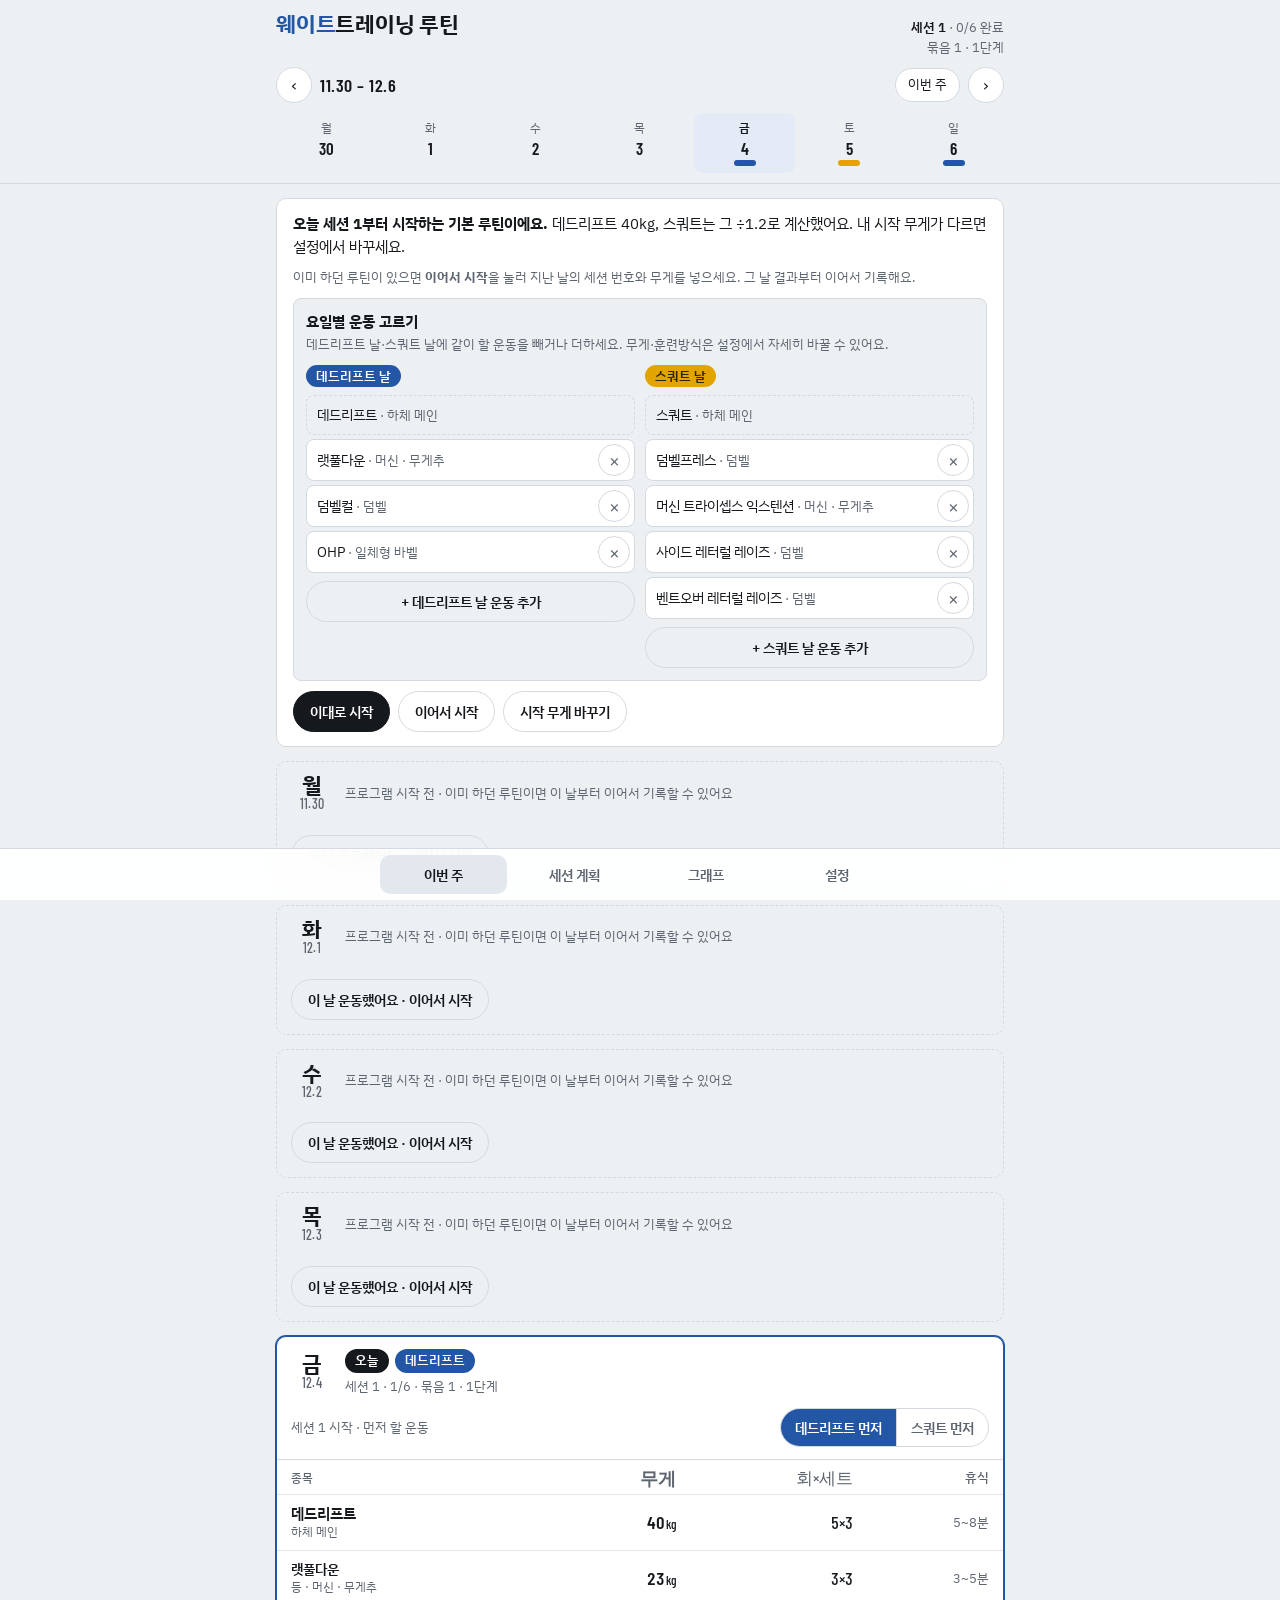
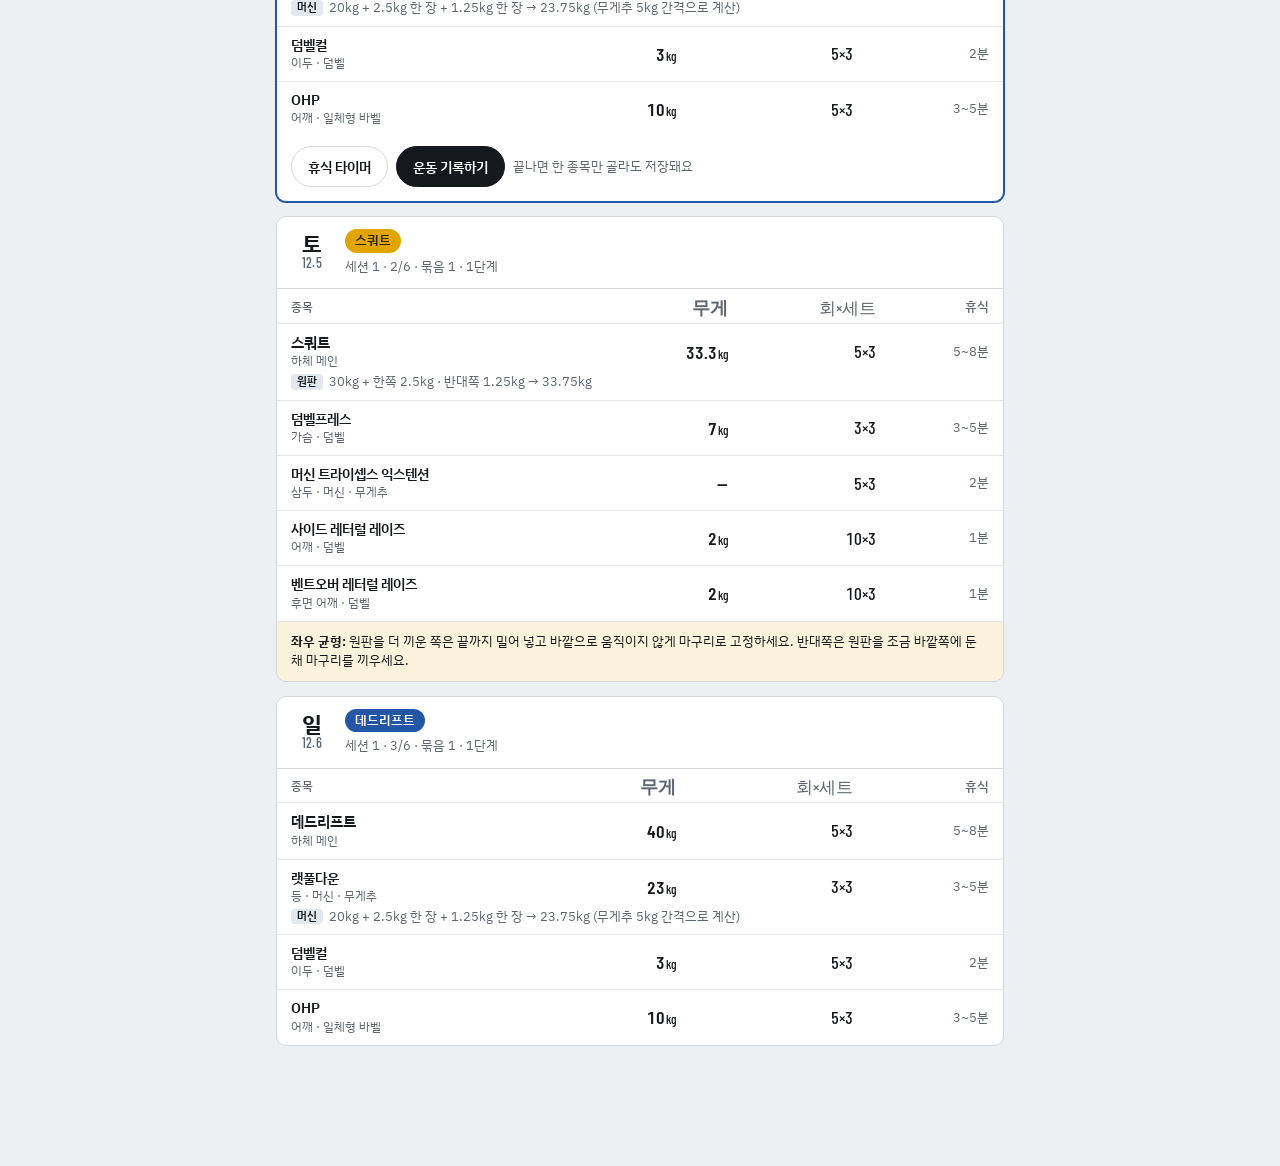
<file: index.html>
<!doctype html>
<html lang="ko">
<head>
<meta charset="utf-8">
<meta name="viewport" content="width=device-width,initial-scale=1,viewport-fit=cover">
<title>웨이트트레이닝 루틴</title>
<meta name="description" content="데드리프트·스쿼트 5% 증량과 디로딩, 상체 3·4·5회 진행을 자동으로 계산하는 주간 운동 루틴">
<meta name="theme-color" content="#edf0f3" media="(prefers-color-scheme: light)">
<meta name="theme-color" content="#0f1114" media="(prefers-color-scheme: dark)">
<meta name="apple-mobile-web-app-capable" content="yes">
<meta name="mobile-web-app-capable" content="yes">
<meta name="apple-mobile-web-app-title" content="웨이트 루틴">
<meta name="apple-mobile-web-app-status-bar-style" content="default">
<link rel="manifest" href="manifest.webmanifest">
<link rel="icon" href="icon-192.png" type="image/png">
<link rel="apple-touch-icon" href="apple-touch-icon.png">
<style>:root{color-scheme:light;padding-top:env(safe-area-inset-top,0px);padding-bottom:env(safe-area-inset-bottom,0px)}body{margin:0}img{max-width:100%}[hidden]{display:none!important}</style>
<script>window.ROUTINE_STANDALONE = true;</script>
</head>
<body>
<link rel="preconnect" href="https://fonts.googleapis.com">
<link rel="preconnect" href="https://fonts.gstatic.com" crossorigin>
<link rel="stylesheet" href="https://fonts.googleapis.com/css2?family=Barlow+Condensed:wght@500;600;700&family=IBM+Plex+Sans+KR:wght@400;500;600;700&display=swap">
<style>
/* 레이아웃: 훈련 일지 한 장 — 위에 7일 띠, 아래로 요일별 줄 친 운동표, 휴대폰 하단 탭 */
[hidden] { display: none !important; }
:root {
  --ground: #edf0f3;
  --surface: #ffffff;
  --ink: #15181c;
  --muted: #5d6570;
  --line: #d4d9df;
  --soft: #e3e8ee;
  --dl: #2456a6;       /* 20kg 원판 파랑 — 데드리프트 날 */
  --dl-ink: #ffffff;
  --sq: #e2a400;       /* 15kg 원판 노랑 — 스쿼트 날 */
  --sq-ink: #2e2300;
  --ok: #217f56;
  --bad: #c03b34;
  --today: #e4ebf7;
  --shadow: 0 10px 30px rgba(20, 30, 45, .16);
  --f-display: "Barlow Condensed", "Avenir Next Condensed", "Arial Narrow", system-ui, sans-serif;
  --f-body: "IBM Plex Sans KR", -apple-system, "Apple SD Gothic Neo", "Malgun Gothic", system-ui, sans-serif;
  --r: 10px;
  /* 그래프 종목 색 (설정 순서대로 고정, 검사한 범주형 팔레트) */
  --c1: #2a78d6; --c2: #eb6834; --c3: #1baf7a; --c4: #eda100; --c5: #e87ba4; --c6: #008300; --c7: #6250d6; --c8: #e34948; --c0: #8a929c;
}
@media (prefers-color-scheme: dark) {
  :root:not([data-theme="light"]) {
    --c1: #3987e5; --c2: #d95926; --c3: #199e70; --c4: #c98500; --c5: #d55181; --c6: #008300; --c7: #9085e9; --c8: #e66767; --c0: #7d8590;
    --ground: #0f1114; --surface: #171a1e; --ink: #e8ebee; --muted: #9aa3ad; --line: #2a2f36; --soft: #20252b;
    --dl: #6c9bf0; --dl-ink: #0b1526; --sq: #f0c234; --sq-ink: #261c00; --ok: #4cc38a; --bad: #f07a72;
    --today: #1a2333; --shadow: 0 10px 30px rgba(0, 0, 0, .5); color-scheme: dark;
  }
}
:root[data-theme="dark"] {
  --c1: #3987e5; --c2: #d95926; --c3: #199e70; --c4: #c98500; --c5: #d55181; --c6: #008300; --c7: #9085e9; --c8: #e66767; --c0: #7d8590;
  --ground: #0f1114; --surface: #171a1e; --ink: #e8ebee; --muted: #9aa3ad; --line: #2a2f36; --soft: #20252b;
  --dl: #6c9bf0; --dl-ink: #0b1526; --sq: #f0c234; --sq-ink: #261c00; --ok: #4cc38a; --bad: #f07a72;
  --today: #1a2333; --shadow: 0 10px 30px rgba(0, 0, 0, .5); color-scheme: dark;
}

*, *::before, *::after { box-sizing: border-box; }
html { -webkit-text-size-adjust: 100%; }
body {
  margin: 0; background: var(--ground); color: var(--ink);
  font: 15px/1.5 var(--f-body); -webkit-tap-highlight-color: transparent;
}
button, input, select, textarea { font: inherit; color: inherit; }
button { cursor: pointer; }
:focus-visible { outline: 2px solid var(--dl); outline-offset: 2px; }
.num { font-family: var(--f-display); font-variant-numeric: tabular-nums; letter-spacing: .01em; }

.wrap {
  max-width: 760px; margin: 0 auto;
  padding-left: max(16px, env(safe-area-inset-left, 0px));
  padding-right: max(16px, env(safe-area-inset-right, 0px));
}

/* ---------- 머리 ---------- */
.top {
  position: sticky; top: env(safe-area-inset-top, 0px); z-index: 20;
  background: color-mix(in srgb, var(--ground) 92%, transparent);
  -webkit-backdrop-filter: blur(10px); backdrop-filter: blur(10px);
  border-bottom: 1px solid var(--line);
}
.top .wrap { padding-block: 12px 10px; display: grid; gap: 10px; }
.brand { display: flex; align-items: baseline; justify-content: space-between; gap: 12px; }
.brand h1 { margin: 0; font: 700 22px/1.1 var(--f-body); letter-spacing: -.01em; }
.brand h1 b { color: var(--dl); }
.status { font-size: 13px; color: var(--muted); text-align: right; }
.status strong { color: var(--ink); font-weight: 600; }

.weeknav { display: flex; align-items: center; gap: 8px; }
.weeknav .range { flex: 1; font: 600 18px/1 var(--f-display); letter-spacing: .03em; }
.iconbtn {
  width: 36px; height: 36px; border-radius: 50%; border: 1px solid var(--line);
  background: var(--surface); display: grid; place-items: center; font-size: 16px; line-height: 1;
}
.pillbtn { border: 1px solid var(--line); background: var(--surface); border-radius: 999px; padding: 6px 12px; font-size: 13px; }

.strip { display: grid; grid-template-columns: repeat(7, minmax(0, 1fr)); gap: 4px; }
.strip button {
  border: 0; border-radius: 8px; background: transparent; padding: 6px 0 7px;
  display: grid; justify-items: center; gap: 3px; min-width: 0;
}
.strip .dow { font-size: 12px; color: var(--muted); }
.strip .dnum { font: 600 17px/1 var(--f-display); }
.strip .mark { height: 6px; width: 22px; border-radius: 3px; background: transparent; }
.strip .is-today { background: var(--today); }
.strip .is-today .dow { color: var(--ink); font-weight: 600; }
.mark.D { background: var(--dl); }
.mark.S { background: var(--sq); }
.mark.done { box-shadow: 0 0 0 2px var(--ground), 0 0 0 3.5px var(--ok); }
.mark.fail { box-shadow: 0 0 0 2px var(--ground), 0 0 0 3.5px var(--bad); }
.mark.rest { background: var(--line); width: 10px; }
.mark.miss { background: transparent; border: 1.5px dashed var(--muted); height: 7px; }

/* ---------- 본문 ---------- */
main.wrap { padding-block: 14px 120px; display: grid; gap: 14px; }
.view[hidden] { display: none; }
.view { display: grid; gap: 14px; min-width: 0; }

.notice {
  background: var(--surface); border: 1px solid var(--line); border-radius: var(--r);
  padding: 14px 16px; display: grid; gap: 10px;
}
.notice p { margin: 0; }
.notice .actions { display: flex; flex-wrap: wrap; gap: 8px; }
/* 오래 쉬면 처음부터 다시 하는 종목 알림 */
.notice.gapnote { border-left: 4px solid var(--sq); gap: 8px; }
.gapnote ul { margin: 0; padding-left: 18px; display: grid; gap: 6px; font-size: 14px; }
.gapnote li b { font-weight: 600; }

.day { background: var(--surface); border: 1px solid var(--line); border-radius: var(--r); overflow: hidden; scroll-margin-top: 190px; }
.day.is-today { border-color: var(--dl); box-shadow: 0 0 0 1px var(--dl); }
.day.quiet { background: transparent; border-style: dashed; }
.dayhead { display: flex; align-items: center; gap: 12px; padding: 12px 14px; }
.daydate { display: grid; justify-items: center; min-width: 42px; }
.daydate .dow { font: 700 22px/1 var(--f-body); }
.daydate .md { font: 500 14px/1.2 var(--f-display); color: var(--muted); }
.dayinfo { flex: 1; min-width: 0; display: grid; gap: 4px; }
.tagline { display: flex; flex-wrap: wrap; align-items: center; gap: 6px; }
.tag { border-radius: 999px; padding: 2px 10px; font-size: 13px; font-weight: 600; white-space: nowrap; }
.tag.D { background: var(--dl); color: var(--dl-ink); }
.tag.S { background: var(--sq); color: var(--sq-ink); }
.tag.rest { background: var(--soft); color: var(--muted); }
.tag.line { border: 1px solid var(--line); color: var(--muted); font-weight: 500; }
.tag.ok { background: color-mix(in srgb, var(--ok) 16%, transparent); color: var(--ok); }
.tag.bad { background: color-mix(in srgb, var(--bad) 16%, transparent); color: var(--bad); }
.tag.today { background: var(--ink); color: var(--surface); }
.meta { font-size: 13px; color: var(--muted); }
.daybody { border-top: 1px solid var(--line); }
.dayfoot { display: flex; flex-wrap: wrap; gap: 8px; padding: 10px 14px 14px; }
.day > .orderpick { margin: 0; padding: 0 14px 12px; }
.dayfoot .hint { font-size: 13px; color: var(--muted); align-self: center; }

.ex { width: 100%; border-collapse: collapse; font-size: 14px; }
.ex th { text-align: left; font-size: 12px; font-weight: 500; color: var(--muted); padding: 8px 6px 6px; }
.ex td { padding: 9px 6px; border-top: 1px solid var(--soft); vertical-align: middle; }
.ex th:first-child, .ex td:first-child { padding-left: 14px; }
.ex th:last-child, .ex td:last-child { padding-right: 14px; }
.ex .c-w, .ex .c-r, .ex .c-t { text-align: right; white-space: nowrap; }
.ex .c-w { font: 600 18px/1 var(--f-display); font-variant-numeric: tabular-nums; }
.ex .c-r { font: 500 17px/1 var(--f-display); font-variant-numeric: tabular-nums; }
.ex .c-t { font-size: 13px; color: var(--muted); }
.ex .c-s { width: 26px; text-align: center; font-weight: 700; }
.ex .nm { font-weight: 600; line-height: 1.3; }
.ex .pt { font-size: 12px; color: var(--muted); }
.flag { font-size: 11px; font-weight: 600; border-radius: 4px; padding: 0 5px; margin-left: 4px; vertical-align: 1px; white-space: nowrap; }
.flag.hold { background: var(--soft); color: var(--muted); }
.flag.retry { background: color-mix(in srgb, var(--bad) 14%, transparent); color: var(--bad); }
.flag.lag { background: color-mix(in srgb, var(--sq) 22%, transparent); color: var(--ink); }
.flag.rest { background: color-mix(in srgb, var(--dl) 14%, transparent); color: var(--ink); }
.ex tr.undone td { color: var(--muted); }
.ex tr.undone .c-w, .ex tr.undone .c-r { opacity: .6; }
.no-t { color: var(--muted); }
.ex tr.main .nm { font-size: 15px; }
.ex tr.skip td { color: var(--muted); }
.ex tr.with-plate td { padding-bottom: 3px; }
.ex tr.plate td { border-top: 0; padding-top: 0; padding-bottom: 9px; font-size: 12.5px; color: var(--muted); line-height: 1.4; }
.pl {
  display: inline-block; font-size: 11px; font-weight: 600; color: var(--ink); background: var(--soft);
  border-radius: 4px; padding: 0 6px; margin-right: 6px; vertical-align: 1px;
}
.skipnote.balance { color: var(--ink); background: color-mix(in srgb, var(--sq) 14%, transparent); }
.rx.pl-line { margin-top: 3px; }
.rx.bal { margin-top: 4px; font-size: 12px; line-height: 1.45; }
.ok-t { color: var(--ok); }
.bad-t { color: var(--bad); }
.unit { font-size: .72em; font-weight: 500; margin-left: 1px; }
.skipnote { padding: 10px 14px; font-size: 13px; color: var(--muted); border-top: 1px solid var(--soft); }

.btn {
  border: 1px solid var(--ink); background: var(--ink); color: var(--surface);
  border-radius: 999px; padding: 9px 16px; font-weight: 600; font-size: 14px;
}
.btn.ghost { background: transparent; color: var(--ink); border-color: var(--line); }
.btn.danger { background: transparent; color: var(--bad); border-color: color-mix(in srgb, var(--bad) 45%, var(--line)); }
.btn:disabled { opacity: .45; cursor: default; }
.btn.block { width: 100%; padding: 13px 16px; font-size: 15px; }

/* ---------- 세션 계획표 ---------- */
.legend { display: flex; flex-wrap: wrap; gap: 6px 14px; font-size: 13px; color: var(--muted); }
.scroll { overflow-x: auto; background: var(--surface); border: 1px solid var(--line); border-radius: var(--r); }
.plan { border-collapse: separate; border-spacing: 0; font-size: 13px; min-width: 100%; }
.plan th, .plan td { padding: 8px 10px; border-bottom: 1px solid var(--soft); white-space: nowrap; text-align: right; }
.plan thead th { font-weight: 500; color: var(--muted); font-size: 12px; position: sticky; top: 0; background: var(--surface); vertical-align: bottom; line-height: 1.25; }
.plan th:first-child, .plan td:first-child { position: sticky; left: 0; background: var(--surface); text-align: left; z-index: 1; border-right: 1px solid var(--line); }
.plan .sno { font: 700 17px/1 var(--f-display); }
.plan .sdate { font-size: 11px; color: var(--muted); }
.plan .w { font: 600 15px/1 var(--f-display); font-variant-numeric: tabular-nums; }
.plan .rp { color: var(--muted); font-size: 12px; }
.plan tr.cur td { background: var(--today); }
.plan tr.cur td:first-child { box-shadow: inset 3px 0 0 var(--dl); }
.plan tr.proj td { color: var(--muted); }
.plan tr.proj .w { color: var(--ink); opacity: .72; }
.plan .stage { font-size: 12px; color: var(--muted); }
.plan td.rest { color: var(--muted); font-size: 12px; }
.plan .res { font-weight: 700; margin-left: 3px; }
.plan tr.bundle-start td { border-top: 2px solid var(--line); }

/* ---------- 설정 ---------- */
.card { background: var(--surface); border: 1px solid var(--line); border-radius: var(--r); padding: 16px; display: grid; gap: 14px; min-width: 0; }
.card h2 { margin: 0; font-size: 16px; }
.card p { margin: 0; }
.small { font-size: 13px; color: var(--muted); }
.field { display: grid; gap: 6px; }
.field > span { font-size: 13px; color: var(--muted); }
.field input, .field select, .field textarea {
  width: 100%; min-width: 0; border: 1px solid var(--line); background: var(--ground); border-radius: 8px; padding: 9px 10px;
}
.field textarea { min-height: 96px; font-family: ui-monospace, SFMono-Regular, Menlo, monospace; font-size: 12px; }
.row2 { display: grid; grid-template-columns: repeat(2, minmax(0, 1fr)); gap: 10px; }
.row3 { display: grid; grid-template-columns: repeat(3, minmax(0, 1fr)); gap: 10px; }
/* 격자 안의 칸·입력칸이 내용 폭(Safari의 입력칸 기본 폭) 때문에 카드 밖으로 밀려나지 않게 */
.card > *, .acc > *, .swbox > *, .strow > *, .row2 > *, .row3 > *, .field > * { min-width: 0; }
.field input, .field select, .field textarea { max-width: 100%; }
.field input, .field select { min-height: 40px; margin: 0; }
@media (max-width: 420px) { .row2.pair { grid-template-columns: minmax(0, 1fr); } }
/* 아이폰은 16px보다 작은 입력칸을 누르면 화면을 확대해 칸이 밖으로 나간 것처럼 보인다 */
@media (pointer: coarse) { input, select, textarea { font-size: 16px; } }
.field input[type="date"] { -webkit-appearance: none; appearance: none; display: block; min-height: 40px; text-align: left; }
.field input::-webkit-date-and-time-value { text-align: left; }
.plates { display: grid; grid-template-columns: repeat(3, minmax(0, 1fr)); gap: 6px; }
.plates label { display: grid; gap: 6px; padding: 8px; border-radius: 8px; border: 1px solid var(--line); background: var(--ground); }
.plates label.on { border-color: var(--ink); box-shadow: inset 0 0 0 1px var(--ink); }
.plates span { text-align: center; font: 600 17px/1 var(--f-display); }
.plates select { width: 100%; min-width: 0; border: 1px solid var(--line); background: var(--surface); border-radius: 6px; padding: 6px 4px; font-size: 14px; }
.swbox { display: grid; gap: 10px; padding: 12px; border-radius: 8px; background: var(--ground); border: 1px solid var(--line); }
.swbox .field input, .swbox .field select { background: var(--surface); }
.plan thead th.wrap-h { white-space: normal; min-width: 76px; }
.check { display: flex; gap: 10px; align-items: flex-start; font-size: 14px; }
.check input { margin-top: 4px; width: 18px; height: 18px; flex: none; }
.acc { border-top: 1px solid var(--line); padding-top: 14px; display: grid; gap: 10px; }
.acc-head { display: flex; align-items: center; gap: 8px; }
.acc-head .tag { flex: none; }
.acc-head input { flex: 1; min-width: 0; font-weight: 600; border: 1px solid var(--line); background: var(--ground); border-radius: 8px; padding: 8px 10px; }
.derived { font-size: 13px; color: var(--muted); min-height: 42px; display: flex; flex-wrap: wrap; align-items: center; gap: 0 4px; }
.derived b { color: var(--ink); font-family: var(--f-display); font-size: 16px; }
.rules { margin: 0; padding-left: 18px; display: grid; gap: 6px; font-size: 14px; }
.btnrow { display: flex; flex-wrap: wrap; gap: 8px; }
.confirm { display: flex; flex-wrap: wrap; gap: 8px; align-items: center; padding: 10px 12px; border-radius: 8px; background: color-mix(in srgb, var(--bad) 10%, transparent); }

/* ---------- 기록 시트 ---------- */
.sheet { position: fixed; inset: 0; z-index: 50; display: grid; align-items: end; justify-items: center; background: rgba(10, 14, 20, .42); }
.sheet[hidden] { display: none; }
.panel {
  width: 100%; max-width: 560px; max-height: 88vh; overflow-y: auto; background: var(--surface);
  border-radius: 18px 18px 0 0; box-shadow: var(--shadow);
  padding: 18px max(16px, env(safe-area-inset-right, 0px)) calc(18px + env(safe-area-inset-bottom, 0px)) max(16px, env(safe-area-inset-left, 0px));
  display: grid; gap: 14px;
}
@media (min-width: 600px) { .sheet { align-items: center; } .panel { border-radius: 18px; } }
.panel h2 { margin: 0; font-size: 18px; }
.panel .sub { font-size: 13px; color: var(--muted); margin-top: 2px; }
.lrows { display: grid; gap: 8px; }
.lrow { display: grid; grid-template-columns: minmax(0, 1fr) auto; gap: 10px; align-items: center; padding: 10px 0; border-top: 1px solid var(--soft); }
.lrow .nm { font-weight: 600; line-height: 1.3; }
.lrow .rx { font-size: 13px; color: var(--muted); }
.lrow .lw { grid-column: 1 / -1; display: grid; gap: 6px; }
.lrow .lwf { display: grid; grid-auto-flow: column; grid-auto-columns: minmax(0, 1fr); gap: 8px; }
.lrow .lw .field { margin: 0; }
.lrow .lwfoot { display: flex; align-items: center; justify-content: space-between; gap: 10px; }
.lrow .lw .small { margin: 0; }
.lrow .planw { font-size: 12px; }
.lrow .linkbtn { display: block; }
.lrow .rx b { font-family: var(--f-display); font-size: 16px; color: var(--ink); font-weight: 600; }
.seg { display: inline-flex; border: 1px solid var(--line); border-radius: 999px; overflow: hidden; }
.seg button { border: 0; background: transparent; padding: 8px 14px; font-weight: 600; font-size: 14px; color: var(--muted); }
.seg button + button { border-left: 1px solid var(--line); }
.seg button[aria-pressed="true"].y { background: var(--ok); color: #fff; }
.seg button[aria-pressed="true"].n { background: var(--bad); color: #fff; }
.orderpick { display: flex; flex-wrap: wrap; align-items: center; justify-content: space-between; gap: 6px 10px; margin: 8px 0; font-size: 13px; color: var(--muted); }
.seg button[aria-pressed="true"].D { background: var(--dl); color: var(--dl-ink); }
.seg button[aria-pressed="true"].S { background: var(--sq); color: var(--sq-ink); }

/* ---------- 시작 지점 ---------- */
.startsum { font-size: 14px; }
.startsum b { font-weight: 600; }
.stacc { display: grid; border-top: 1px solid var(--line); }
.sthead { font-weight: 600; padding: 10px 0 2px; }
.sthead span { font-weight: 400; font-size: 13px; color: var(--muted); }
.strow { display: grid; gap: 8px; padding: 10px 0 12px; border-bottom: 1px solid var(--soft); }
.stname { display: flex; flex-wrap: wrap; align-items: center; gap: 6px 8px; }
.stname b { font-weight: 600; }
.note { padding: 8px 10px; border-radius: 8px; background: var(--soft); }
.err { color: var(--bad); font-weight: 600; }

/* ---------- 탭, 토스트 ---------- */
.tabbar {
  position: fixed; left: 0; right: 0; bottom: 0; z-index: 30;
  background: color-mix(in srgb, var(--surface) 94%, transparent);
  -webkit-backdrop-filter: blur(12px); backdrop-filter: blur(12px);
  border-top: 1px solid var(--line);
  padding: 6px max(16px, env(safe-area-inset-right, 0px)) calc(6px + env(safe-area-inset-bottom, 0px)) max(16px, env(safe-area-inset-left, 0px));
}
.tabbar .in { max-width: 520px; margin: 0 auto; display: grid; grid-template-columns: repeat(4, 1fr); gap: 4px; }
.tabbar button { border: 0; background: transparent; border-radius: 10px; padding: 9px 4px; font-weight: 600; font-size: 14px; color: var(--muted); }
.tabbar button[aria-selected="true"] { color: var(--ink); background: var(--soft); }
.toast {
  position: fixed; left: 50%; transform: translateX(-50%); z-index: 60;
  bottom: calc(76px + env(safe-area-inset-bottom, 0px));
  background: var(--ink); color: var(--surface); border-radius: 999px; padding: 10px 18px; font-size: 14px;
  box-shadow: var(--shadow); max-width: calc(100% - 32px); text-align: center;
}
@media (prefers-reduced-motion: no-preference) {
  .panel { animation: rise .22s ease-out; }
  @keyframes rise { from { transform: translateY(24px); opacity: .6; } to { transform: none; opacity: 1; } }
}
@media (max-width: 380px) {
  .ex .c-t { display: none; }
  .ex th, .ex td { padding-left: 4px; padding-right: 4px; }
}

/* 스크립트가 돌지 않는 곳(파일 미리보기 등)에서만 남는 안내. 앱이 그려지면 지운다 */
.boot {
  position: fixed; inset: 0; z-index: 100; background: var(--ground); color: var(--ink);
  display: grid; place-content: center; gap: 12px; padding: 24px 16px; text-align: center;
  font-family: var(--f-body); line-height: 1.6;
}
.boot h2 { margin: 0; font-size: 18px; }
.boot p { margin: 0; color: var(--muted); font-size: 14px; max-width: 32em; }
.boot code { font-size: 12px; word-break: break-all; }

/* ---------- 기록 그래프 ---------- */
.chartbar { display: flex; flex-wrap: wrap; gap: 8px; align-items: center; justify-content: space-between; }
.chartbar .seg button[aria-pressed="true"] { background: var(--ink); color: var(--surface); }
.chartcard { background: var(--surface); border: 1px solid var(--line); border-radius: var(--r); padding: 14px 14px 10px; display: grid; gap: 8px; min-width: 0; }
.chartcard h2 { margin: 0; font-size: 16px; }
.charthead { display: flex; flex-wrap: wrap; align-items: baseline; justify-content: space-between; gap: 4px 10px; }
.charthead .now { font: 600 18px/1 var(--f-display); }
.charthead .from { font-size: 12px; color: var(--muted); }
.plot { position: relative; min-width: 0; }
.plot svg { display: block; width: 100%; overflow: visible; touch-action: pan-y; }
.plot svg:focus-visible { outline: 2px solid var(--dl); outline-offset: 2px; border-radius: 4px; }
.plot .grid { stroke: var(--soft); stroke-width: 1; }
.plot .zero { stroke: var(--line); stroke-width: 1; }
.plot .axis { fill: var(--muted); font: 11px var(--f-body); }
.plot .dlabel { fill: var(--ink); font: 600 11px var(--f-body); }
.plot .cross { stroke: var(--muted); stroke-width: 1; }
.tip {
  position: absolute; top: 0; z-index: 2; pointer-events: none; background: var(--surface); border: 1px solid var(--line);
  border-radius: 8px; box-shadow: var(--shadow); padding: 8px 10px; font-size: 12px; min-width: 120px; max-width: 220px; display: grid; gap: 4px;
}
.tip .td { color: var(--muted); }
.tip .tr { display: grid; grid-template-columns: 14px 1fr; gap: 6px; align-items: center; }
.tip .tr i { height: 2px; border-radius: 1px; }
.tip .tr b { font: 600 14px/1.1 var(--f-display); color: var(--ink); }
.tip .tr span { color: var(--muted); }
.legend2 { display: flex; flex-wrap: wrap; gap: 6px; }
.legend2 button { display: inline-flex; align-items: center; gap: 6px; border: 1px solid var(--line); background: var(--surface); border-radius: 999px; padding: 4px 10px; font-size: 12px; }
.legend2 button i { width: 14px; height: 2px; border-radius: 1px; }
.legend2 button[aria-pressed="false"] { opacity: .45; text-decoration: line-through; }
.charts { display: grid; gap: 12px; }
@media (min-width: 640px) { .charts { grid-template-columns: repeat(2, minmax(0, 1fr)); } }
.rectable { width: 100%; border-collapse: collapse; font-size: 13px; }
.rectable th, .rectable td { text-align: left; padding: 6px 4px; border-top: 1px solid var(--soft); }
.rectable th { color: var(--muted); font-weight: 500; font-size: 12px; }
details.recs summary { cursor: pointer; font-weight: 600; padding: 4px 0; }

/* ---------- 휴식 타이머 ---------- */
.tmrs { display: grid; gap: 10px; }
.tmr { border: 1px solid var(--line); border-radius: var(--r); padding: 12px; display: grid; gap: 10px; background: var(--surface); }
.tmr.run { border-color: var(--dl); box-shadow: 0 0 0 1px var(--dl); }
.tmr.done { background: var(--ground); }
.tmr.done .nm, .tmr.done .rx { color: var(--muted); }
.tmhead { display: flex; justify-content: space-between; gap: 10px; align-items: flex-start; }
.tmhead .nm { font-weight: 600; line-height: 1.3; }
.tmhead .rx { font-size: 13px; color: var(--muted); }
.tmhead .rx b { font-family: var(--f-display); font-size: 16px; color: var(--ink); font-weight: 600; }
.tmset { display: grid; justify-items: end; gap: 4px; font-size: 13px; color: var(--muted); white-space: nowrap; }
.dots { display: inline-flex; gap: 4px; }
.dots i { width: 10px; height: 10px; border-radius: 50%; border: 1.5px solid var(--muted); }
.dots i.on { background: var(--ok); border-color: var(--ok); }
.tmclock { font: 700 56px/1 var(--f-display); text-align: center; font-variant-numeric: tabular-nums; letter-spacing: .02em; }
.tmbar { height: 6px; border-radius: 3px; background: var(--soft); overflow: hidden; }
.tmbar span { display: block; height: 100%; background: var(--dl); transition: width .25s linear; }
.tmgo { font-size: 16px; }
.tmmore { display: flex; flex-wrap: wrap; gap: 4px 14px; }
.linkbtn { border: 0; background: none; padding: 4px 0; color: var(--muted); font-size: 13px; text-decoration: underline; text-underline-offset: 3px; }
.tmdone { display: flex; justify-content: space-between; align-items: center; gap: 10px; font-weight: 600; }
.tmedit { display: grid; gap: 6px; }
.tmpick { display: grid; grid-template-columns: minmax(0, 1fr) minmax(0, 1fr) auto; gap: 8px; }
.tmpick select { min-width: 0; min-height: 40px; margin: 0; border: 1px solid var(--line); background: var(--ground); border-radius: 8px; padding: 6px 8px; }

/* ---------- 처음 운동 고르기 · 종목 입력 ---------- */
.pick { display: grid; gap: 10px; padding: 12px; border-radius: 8px; background: var(--ground); border: 1px solid var(--line); }
.pick > *, .pickday > *, .exform > * { min-width: 0; }
.pickhead { display: grid; gap: 2px; }
.pickdays { display: grid; grid-template-columns: repeat(2, minmax(0, 1fr)); gap: 10px; }
@media (max-width: 520px) { .pickdays { grid-template-columns: minmax(0, 1fr); } }
.pickday { display: grid; gap: 8px; align-content: start; }
.pickday ul { list-style: none; margin: 0; padding: 0; display: grid; gap: 4px; }
.pickday li { display: flex; align-items: center; justify-content: space-between; gap: 8px; min-height: 40px; padding: 4px 4px 4px 10px; border-radius: 8px; background: var(--surface); border: 1px solid var(--line); font-size: 14px; }
.pickday li > span { min-width: 0; overflow-wrap: anywhere; }
.pickday li.fixed { background: transparent; border-style: dashed; padding-right: 10px; }
.iconbtn.sm { width: 32px; height: 32px; flex: none; font-size: 18px; color: var(--muted); }
.exform { display: grid; gap: 10px; }
.chips { display: flex; flex-wrap: wrap; gap: 6px; }
.chip { display: inline-flex; align-items: center; gap: 6px; min-height: 36px; padding: 4px 12px 4px 8px; border-radius: 999px; border: 1px solid var(--line); background: var(--ground); font-size: 14px; }
.chip:has(input:checked) { border-color: var(--ink); box-shadow: inset 0 0 0 1px var(--ink); }
.chip input { width: 16px; height: 16px; margin: 0; }
.bands { display: grid; gap: 6px; }
.bandrow { display: flex; gap: 8px; align-items: center; }
.bandrow input { flex: 1; min-width: 0; min-height: 40px; border: 1px solid var(--line); background: var(--ground); border-radius: 8px; padding: 8px 10px; }
</style>
<div class="boot" id="boot">
  <h2>앱이 실행되지 않았어요</h2>
  <p>파일 미리보기(아이폰 파일 앱, 카카오톡·메일 첨부 보기 등)에서는 화면만 보이고 앱이 동작하지 않아요.</p>
  <p><strong>Safari나 Chrome 같은 브라우저 주소</strong>로 열어 주세요. 공유받은 링크나 직접 올린 웹 주소로 열면 돼요.</p>
  <p id="bootErr" hidden></p>
</div>
<script>window.onerror = function (m) { var e = document.getElementById('bootErr'); if (e) { e.hidden = false; e.innerHTML = '오류: <code></code>'; e.firstElementChild.textContent = String(m); } };</script>
<header class="top">
  <div class="wrap">
    <div class="brand">
      <h1><b>웨이트</b>트레이닝 루틴</h1>
      <div class="status" id="status"></div>
    </div>
    <div class="weeknav">
      <button class="iconbtn" id="prevWeek" type="button" aria-label="지난 주">‹</button>
      <div class="range" id="range"></div>
      <button class="pillbtn" id="thisWeek" type="button">이번 주</button>
      <button class="iconbtn" id="nextWeek" type="button" aria-label="다음 주">›</button>
    </div>
    <div class="strip" id="strip" role="list"></div>
  </div>
</header>

<main class="wrap">
  <section class="view" id="view-week" aria-label="주간 루틴">
    <div class="notice" id="welcome" hidden>
      <p><strong>오늘 세션 1부터 시작하는 기본 루틴이에요.</strong> 데드리프트 40kg, 스쿼트는 그 ÷1.2로 계산했어요. 내 시작 무게가 다르면 설정에서 바꾸세요.</p>
      <p class="small">이미 하던 루틴이 있으면 <strong>이어서 시작</strong>을 눌러 지난 날의 세션 번호와 무게를 넣으세요. 그 날 결과부터 이어서 기록해요.</p>
      <div class="pick" id="pick"></div>
      <div class="actions">
        <button class="btn" type="button" data-act="start">이대로 시작</button>
        <button class="btn ghost" type="button" data-act="startSheet">이어서 시작</button>
        <button class="btn ghost" type="button" data-act="tab" data-tab="settings">시작 무게 바꾸기</button>
      </div>
    </div>
    <div class="notice gapnote" id="gapNote" role="status" hidden></div>
    <div id="days" class="view"></div>
  </section>

  <section class="view" id="view-plan" aria-label="세션 계획" hidden>
    <div class="legend">
      <span>지난 세션은 실제 결과, 이후는 <strong>모두 성공한다고 가정한</strong> 예상이에요.</span>
      <span><span class="ok-t">✓</span> 성공 · <span class="bad-t">✗</span> 실패 · 휴식 = 하체 마지막 단계 세션</span>
    </div>
    <div class="scroll"><table class="plan" id="planTable"></table></div>
  </section>

  <section class="view" id="view-chart" aria-label="기록 그래프" hidden></section>

  <section class="view" id="view-settings" aria-label="설정" hidden></section>
</main>

<nav class="tabbar" aria-label="화면 전환">
  <div class="in" role="tablist">
    <button type="button" role="tab" id="tab-week" data-act="tab" data-tab="week" aria-selected="true">이번 주</button>
    <button type="button" role="tab" id="tab-plan" data-act="tab" data-tab="plan" aria-selected="false">세션 계획</button>
    <button type="button" role="tab" id="tab-chart" data-act="tab" data-tab="chart" aria-selected="false">그래프</button>
    <button type="button" role="tab" id="tab-settings" data-act="tab" data-tab="settings" aria-selected="false">설정</button>
  </div>
</nav>

<div class="sheet" id="sheet" hidden>
  <div class="panel" role="dialog" aria-modal="true" aria-labelledby="sheetTitle" id="panel"></div>
</div>
<div class="toast" id="toast" role="status" hidden></div>

<script>
/* 웨이트트레이닝 루틴 — 진행 로직 (순수 함수). 브라우저(index.html)와 Node 테스트에서 함께 사용한다. */
const RoutineLogic = (() => {
  'use strict';

  const DAY = 86400000;
  const SLOTS = 6;          // 세션 = 운동 6회 (데드·스쿼트 번갈아 3회씩)
  const MAIN_STAGES = 4;    // 하체 묶음 = 4세션 (횟수 고정일 때)
  const ACC_TOP = 2;        // 횟수 고정 보조 종목의 무게 사다리 = 3단계 (기본·+1칸·+2칸)
  const GAP1 = 5, GAP2 = 10; // 한 종목을 이만큼 쉬면 세션을 처음부터 다시 하고 한 단계(GAP2일이면 두 단계) 낮춘다
  const PLATE_OPTIONS = [0.25, 0.5, 1, 1.25, 1.5, 2];  // 고를 수 있는 경량원판(종류별 한 쌍)
  const BIG_PLATES = [20, 15, 10, 5];                    // 어느 헬스장에나 있는 원판(2.5kg은 따로)

  // 훈련방식. cont = 무게를 %·kg으로 올리고 원판·무게추로 맞춤, list = 가진 무게 목록 안에서 다음 무게로 올림.
  const MODES = {
    barbell: { name: '바벨', cont: true },
    fixedbar: { name: '일체형 바벨', list: 'bars' },
    dumbbell: { name: '덤벨', list: 'db' },
    machine: { name: '머신 · 원판', cont: true },
    stack: { name: '머신 · 무게추', cont: true },
    chain: { name: '원판 여러 장', cont: true },
    plate: { name: '원판 한 장', list: 'one' },
    band: { name: '고무밴드' },
  };
  const MODE_KEYS = Object.keys(MODES);

  // ---------- 날짜 (UTC 일 번호로 계산해 서머타임 영향 없음) ----------
  const pad = (x) => String(x).padStart(2, '0');
  function toNum(s) { const [y, m, d] = s.split('-').map(Number); return Math.round(Date.UTC(y, m - 1, d) / DAY); }
  function toStr(n) { const t = new Date(n * DAY); return t.getUTCFullYear() + '-' + pad(t.getUTCMonth() + 1) + '-' + pad(t.getUTCDate()); }
  function weekday(n) { return new Date(n * DAY).getUTCDay(); } // 0=일 … 6=토
  function mondayOf(n) { return n - ((weekday(n) + 6) % 7); }
  function localToday(now = new Date()) { return now.getFullYear() + '-' + pad(now.getMonth() + 1) + '-' + pad(now.getDate()); }

  // ---------- 기본 설정 ----------
  // gear: 가진 덤벨(db)·일체형 바벨(bars)·한 장으로 드는 원판(one) 무게 목록, 고무밴드 이름(bands).
  // 종목(acc[]): mode 훈련방식, w 시작 무게(밴드는 null), prog 'r' 횟수 고정(무게가 오름) · 'w' 무게 고정(횟수가 ladder대로 오름),
  //   reps 횟수 고정일 때 횟수, ladder 무게 고정일 때 횟수 단계, inc·incV %·kg 증량(cont 방식), stack 머신 무게추 단계, bands 쓰는 밴드.
  //   chg: 기록 중에 훈련방식을 바꾼 내역 [{no, mode, w, name}]. 그 종목의 세션 no부터 새 방식·무게로 다시 시작한다.
  // from: 시작 지점. 시작일에 하는 운동이 세션 no의 k번째(0부터) 운동이고, 그 세션의 하체 단계가 stage.
  //       시작 무게(main.dl, acc[].w)는 이 세션의 무게. acc[id]에는 보조 종목의 단계(step·n)를 따로 둘 수 있다.
  // restFrom: 오래 쉬면 처음부터 다시 하는 규칙을 이 날부터 적용한다 (규칙이 생기기 전에 한 기록은 그대로).
  const CATALOG = [
    { id: 'lat', name: '랫풀다운', part: '등', day: 'D', mode: 'stack', w: 23, prog: 'w', reps: 3, ladder: [3, 4, 5], sets: 3, rest: '3~5분', inc: 'pct', incV: 5 },
    { id: 'curl', name: '덤벨컬', part: '이두', day: 'D', mode: 'dumbbell', w: 3, prog: 'w', reps: 5, ladder: [5, 6, 7], sets: 3, rest: '2분', inc: 'kg', incV: 1 },
    { id: 'ohp', name: 'OHP', part: '어깨', day: 'D', mode: 'fixedbar', w: 10, prog: 'w', reps: 5, ladder: [5, 7, 9], sets: 3, rest: '3~5분', inc: 'pct', incV: 5 },
    { id: 'press', name: '덤벨프레스', part: '가슴', day: 'S', mode: 'dumbbell', w: 7, prog: 'w', reps: 3, ladder: [3, 4, 5], sets: 3, rest: '3~5분', inc: 'kg', incV: 1 },
    { id: 'tri', name: '머신 트라이셉스 익스텐션', part: '삼두', day: 'S', mode: 'stack', w: null, prog: 'w', reps: 5, ladder: [5, 6, 7], sets: 3, rest: '2분', inc: 'kg', incV: 1 },
    { id: 'side', name: '사이드 레터럴 레이즈', part: '어깨', day: 'S', mode: 'dumbbell', w: 2, prog: 'w', reps: 10, ladder: [10, 11, 12], sets: 3, rest: '1분', inc: 'kg', incV: 1 },
    { id: 'rear', name: '벤트오버 레터럴 레이즈', part: '후면 어깨', day: 'S', mode: 'dumbbell', w: 2, prog: 'w', reps: 10, ladder: [10, 11, 12], sets: 3, rest: '1분', inc: 'kg', incV: 1 },
  ];
  // 처음 고를 때·종목 추가할 때 고를 수 있는 종목 (기본 루틴에 없는 것)
  const EXTRA = [
    { id: 'bench', name: '바벨 벤치프레스', part: '가슴', day: 'S', mode: 'barbell', w: 20, prog: 'w', reps: 3, ladder: [3, 4, 5], sets: 3, rest: '3~5분', inc: 'pct', incV: 5 },
    { id: 'row', name: '바벨 로우', part: '등', day: 'D', mode: 'barbell', w: 20, prog: 'w', reps: 5, ladder: [5, 6, 7], sets: 3, rest: '3분', inc: 'pct', incV: 5 },
    { id: 'pullup', name: '풀업', part: '등', day: 'D', mode: 'band', w: null, prog: 'r', reps: 5, ladder: [3, 4, 5], sets: 3, rest: '3분', inc: 'pct', incV: 5 },
    { id: 'wpull', name: '중량 풀업', part: '등', day: 'D', mode: 'chain', w: 5, prog: 'w', reps: 3, ladder: [3, 4, 5], sets: 3, rest: '3분', inc: 'pct', incV: 5 },
    { id: 'lying', name: '라잉 트라이셉스 익스텐션', part: '삼두', day: 'S', mode: 'plate', w: 5, prog: 'w', reps: 8, ladder: [8, 10, 12], sets: 3, rest: '2분', inc: 'kg', incV: 1 },
    { id: 'legext', name: '레그 익스텐션', part: '하체', day: 'S', mode: 'stack', w: 20, prog: 'w', reps: 8, ladder: [8, 10, 12], sets: 3, rest: '2분', inc: 'pct', incV: 5 },
  ];
  const accDefaults = (o) => Object.assign({ stack: [], bands: [], from: 1, chg: [] }, JSON.parse(JSON.stringify(o)));
  function defaultGear() {
    return {
      db: [1, 2, 3, 4, 5, 6, 7, 8, 9, 10, 12, 14, 16, 18, 20, 22, 24, 26, 28, 30],
      bars: [10, 15, 20, 25, 30, 35, 40],
      one: [1.25, 2.5, 5, 10, 15, 20],
      bands: ['1번밴드', '2번밴드', '3번밴드'],
    };
  }
  function defaultConfig(today) {
    return {
      cv: 3,
      startDate: today,
      restFrom: today,
      from: { no: 1, k: 0, stage: 1, acc: {} },
      plates: [1.25],
      gear: defaultGear(),
      main: { dl: 40, sq: null, ratio: 1.2, pct: 5, inc: { dl: 'pct', sq: 'pct' }, ichg: [], prog: 'r', reps: 5, ladder: [3, 4, 5], sets: 3, rest: '5~8분' },
      acc: CATALOG.map(accDefaults),
    };
  }

  // 예전 판으로 저장된 설정을 지금 규칙으로 옮긴다.
  // 첫 판(cv 없음): 고정 쉬는 요일·표시 단위 없앰, 경량원판 추가.
  // 둘째 판(cv 2): 기구(equip)·저중량 규칙(light)·자동 전환(sw)을 훈련방식(mode)·횟수 단계(ladder)로 바꾼다.
  //   저중량 규칙 종목 → 일체형 바벨 5·7·9회, 머신·케이블 → 머신 무게추, 그 밖의 종목은 n·n+1·n+2회.
  //   이미 전환한 상태로 시작한 종목(from.acc[id].phase)은 바벨 종목으로 시작한다. 자동 전환은 없애고, 바꿀 때는 훈련방식을 바꾼다.
  function migrate(cfg) {
    if (!(cfg.cv >= 2)) {
      cfg.acc = (cfg.acc || []).map((a) => Object.assign({ sw: null }, a));
      if (!Array.isArray(cfg.plates)) cfg.plates = [0.5, 1];
      delete cfg.trainDays;
      delete cfg.roundTo;
      cfg.cv = 2;
    }
    if (cfg.cv >= 3) return cfg;
    const from = (cfg.from && cfg.from.acc) || {};
    cfg.acc = (cfg.acc || []).map((a) => {
      const def = CATALOG.find((x) => x.id === a.id);
      const b = Object.assign({}, a);
      const equip = a.equip || (def ? (def.mode === 'stack' ? 'machine' : def.mode === 'fixedbar' ? 'barbell' : def.mode) : 'dumbbell');
      // 저중량 규칙은 20kg 미만일 때만이었다 (20kg 이상으로 시작했으면 이미 일반 바벨).
      const light = a.light && a.w != null && Number(a.w) < 20;
      b.mode = light && equip === 'barbell' ? 'fixedbar' : equip === 'machine' ? 'stack' : equip === 'barbell' ? 'barbell' : 'dumbbell';
      b.prog = 'w';
      const r = Math.max(1, Math.round(Number(a.reps)) || 5);
      b.ladder = light ? [5, 7, 9] : [r, r + 1, r + 2];
      if (a.sw && from[a.id] && from[a.id].phase) { b.name = a.sw.name || b.name; b.mode = 'barbell'; b.inc = a.sw.inc; b.incV = a.sw.incV; }
      if (a.id === 'tri' && /^케이블 트라이셉스 익스텐션$/.test(a.name)) b.name = '머신 트라이셉스 익스텐션';
      delete b.equip; delete b.light; delete b.sw;
      return accDefaults(b);
    });
    for (const o of Object.values(from)) if (o) { delete o.phase; delete o.done; }
    cfg.gear = defaultGear();
    cfg.main = Object.assign({ prog: 'r', ladder: [3, 4, 5] }, cfg.main);
    cfg.cv = 3;
    return cfg;
  }

  // ---------- 무게 ----------
  const EPS = 1e-9;
  const gearList = (cfg, mode) => {
    const key = MODES[mode] && MODES[mode].list;
    return key ? ((cfg.gear && cfg.gear[key]) || []).slice().sort((x, y) => x - y) : [];
  };
  // 무게 w에서 k칸 오르내린 무게. 목록 방식은 가진 무게 안에서 다음 무게(끝이면 그대로), cont 방식은 %·kg.
  function stepW(cfg, a, mode, w, k) {
    if (w == null || !k) return w;
    if (MODES[mode] && MODES[mode].list) {
      const list = gearList(cfg, mode);
      if (!list.length) return w;
      let i = -1;
      list.forEach((x, j) => { if (x <= w + EPS) i = j; });
      if (k < 0 && (i < 0 || Math.abs(list[i] - w) > EPS)) i += 1;   // 목록에 없는 무게면 바로 위 칸에서 센다
      const x = list[Math.max(0, Math.min(list.length - 1, i + k))];
      // 목록 밖(가장 무거운 것보다 무겁거나 가장 가벼운 것보다 가벼운) 무게는 반대쪽으로 가지 않고 그대로
      return k > 0 ? Math.max(w, x) : Math.min(w, x);
    }
    return a.inc === 'kg' ? Math.max(0.1, w + k * a.incV) : w * Math.pow(1 + a.incV / 100, k);
  }
  const isTop = (cfg, mode, w) => {
    const list = gearList(cfg, mode);
    return !!(MODES[mode] && MODES[mode].list && list.length && w != null && w >= list[list.length - 1] - EPS);
  };
  // 무게 고정일 때의 횟수 단계
  const ladderOf = (x) => (Array.isArray(x.ladder) && x.ladder.length ? x.ladder : [x.reps || 5]);
  // 첫 칸 아래(step < 0)는 첫 두 칸 간격만큼씩 내려간다 (4·6·8회면 −1단계 = 2회). ro = 기록할 때 횟수를 바꿔서 생긴 차이.
  function ladderReps(x, step, ro = 0) {
    const lad = ladderOf(x);
    const gap = lad.length > 1 && lad[1] > lad[0] ? lad[1] - lad[0] : 1;
    return Math.max(1, (step >= 0 ? lad[Math.min(step, lad.length - 1)] : lad[0] + step * gap) + ro);
  }
  // 보조 종목 사다리의 마지막 칸 번호: 횟수 고정은 무게 3단계, 무게 고정은 횟수 단계 수.
  const accTop = (a) => (a.prog === 'r' ? ACC_TOP : ladderOf(a).length - 1);

  // ---------- 하체 증량 방식 ----------
  // 데드리프트·스쿼트마다 'pct'(main.pct% 씩) 또는 kg 숫자(그만큼씩, 고를 수 있는 값은 MAIN_KG). main.inc가 처음 방식이고,
  // ichg = 기록 중에 바꾼 내역 [{no, id, inc}]: 세션 no부터 새 방식 (그 앞 세션의 무게에서 새 방식으로 오르내린다).
  const LIFTS = ['dl', 'sq'];
  const MAIN_KG = [5, 6];
  // 'pct' 또는 kg 숫자로. 예전 판의 'kg'는 main.kg(없으면 5kg).
  const incOf = (cfg, v) => (v === 'kg' ? (cfg.main.kg > 0 ? cfg.main.kg : 5) : Number(v) > 0 ? Number(v) : 'pct');
  function mainInc(cfg, id, no) {
    let v = incOf(cfg, cfg.main.inc && cfg.main.inc[id]);
    for (const c of cfg.main.ichg || []) if (c.id === id && c.no <= no) v = incOf(cfg, c.inc);
    return v;
  }
  // 기준점 an(level l에서 무게 w, 증량 방식 i)에서 level까지 오르내린 무게
  const liftW = (cfg, an, level) => (an.i !== 'pct'
    ? Math.max(1, an.w + an.i * (level - an.l))
    : an.w * Math.pow(1 + cfg.main.pct / 100, level - an.l));
  // 스쿼트 시작 무게: 따로 넣었으면(main.sq) 그 무게, 비워 두면 추천 무게(데드리프트 ÷ ratio)
  const sqRec = (cfg) => cfg.main.dl / cfg.main.ratio;
  const sqStart = (cfg) => (cfg.main.sq > 0 ? cfg.main.sq : sqRec(cfg));
  // 시작 지점(level 0)의 기준점: 데드리프트·스쿼트 시작 무게
  const mainAnchors = (cfg, no) => ({
    dl: { l: 0, w: cfg.main.dl, i: mainInc(cfg, 'dl', no) },
    sq: { l: 0, w: sqStart(cfg), i: mainInc(cfg, 'sq', no) },
  });
  // 세션 no로 넘어갈 때 그 세션부터 증량 방식이 바뀌면, 방금 한 세션(st)의 무게를 기준점으로 잡는다.
  function rebaseMain(cfg, st, no) {
    const an = st.an || mainAnchors(cfg, 1);
    const out = Object.assign({}, an);
    for (const id of LIFTS) {
      const i = mainInc(cfg, id, no);
      if (i !== an[id].i) out[id] = { l: st.level, w: liftW(cfg, an[id], st.level), i };
    }
    return out;
  }

  // ---------- 상태 머신 ----------
  // main.level: 데드리프트 = 시작무게 × 1.05^level.
  //   횟수 고정(prog r): 묶음 = level start..start+3, 4번째(최고 중량)가 "4단계". 무게 고정(prog w): step = 횟수 단계, 끝을 성공하면 level+1.
  // acc.step: 사다리 위치(실패하면 음수까지 내려감). 마지막 칸을 성공하면 다음 세션에 한 칸 올린 무게로 첫 칸부터.
  const toInt = (v, lo, hi, dflt) => { const n = Math.floor(Number(v)); return Number.isFinite(n) ? Math.min(hi, Math.max(lo, n)) : dflt; };
  function startPoint(cfg) {
    const f = (cfg && cfg.from) || {};
    return {
      no: toInt(f.no, 1, 9999, 1), k: toInt(f.k, 0, SLOTS - 1, 0), stage: toInt(f.stage, 1, 20, 1),
      acc: f.acc && typeof f.acc === 'object' ? f.acc : {},
    };
  }
  const mainTop = (cfg) => (cfg.main.prog === 'w' ? ladderOf(cfg.main).length : MAIN_STAGES);
  // 상체·팔이 쉬는 하체 단계 (횟수 고정은 4단계, 무게 고정은 횟수 단계가 3개 이상일 때 마지막 단계, 없으면 0)
  const restStage = (cfg) => (cfg.main.prog === 'w' ? (ladderOf(cfg.main).length >= 3 ? ladderOf(cfg.main).length : 0) : MAIN_STAGES);
  // 보조 종목 사다리의 기본 위치는 하체 단계와 나란히 간다. 상체·팔이 쉬는 하체 단계 세션 다음은 새 무게의 첫 칸.
  function accAt(stage, a, rest = MAIN_STAGES) {
    const top = a ? accTop(a) : ACC_TOP;
    return { step: rest && stage >= rest ? 0 : Math.min(top, stage - 1) };
  }
  // 그 종목의 세션 no에 쓰는 훈련방식 구간 (기록 중에 바꾼 내역 chg 중 no 이하의 마지막, 없으면 처음 설정)
  function segAt(a, no) {
    let seg = { no: 1, mode: a.mode, w: a.w, name: a.name };
    for (const c of a.chg || []) if (c.no <= no && c.no >= seg.no) seg = { no: c.no, mode: c.mode, w: c.w, name: c.name || a.name };
    return seg;
  }
  const freshAcc = (seg) => ({ w: seg.w == null ? null : seg.w, mode: seg.mode, name: seg.name, n: 0, step: 0, fail: false });

  function initState(cfg) {
    const sp = startPoint(cfg);
    const acc = {};
    for (const a of cfg.acc) {
      const o = Object.assign(accAt((a.from || 1) > sp.no ? 1 : sp.stage, a, restStage(cfg)), sp.acc[a.id] || {});
      const seg = segAt(a, sp.no);
      // 훈련방식을 바꾼 구간에서 시작하면 그 구간의 시작 무게 대신 시작 지점에 넣은 무게(from.acc[id].w)를 쓴다.
      if (seg.no > 1 && seg.mode !== 'band' && Number(o.w) > 0) seg.w = Number(o.w);
      acc[a.id] = Object.assign(freshAcc(seg), { n: toInt(o.n, 0, 999, 0), step: toInt(o.step, -9, accTop(a), 0) });
    }
    const top = mainTop(cfg);
    const stage = Math.min(sp.stage, top);
    const bundle = Math.max(1, Math.floor((sp.no - stage) / top) + 1);
    return { main: { level: 0, start: 1 - stage, step: stage - 1, bundle, fail: false, an: mainAnchors(cfg, sp.no) }, acc };
  }

  function mainPresc(cfg, m) {
    const an = m.an || mainAnchors(cfg, 1);
    const base = { dl: liftW(cfg, an.dl, m.level), sq: liftW(cfg, an.sq, m.level), level: m.level, bundle: m.bundle, retry: m.fail };
    if (cfg.main.prog === 'w') {
      const n = ladderOf(cfg.main).length, ro = m.ro || {};
      return Object.assign(base, { stage: m.step + 1, top: n >= 3 && m.step === n - 1, reps: ladderReps(cfg.main, m.step),
        rq: { dl: ladderReps(cfg.main, m.step, ro.dl || 0), sq: ladderReps(cfg.main, m.step, ro.sq || 0) }, rstep: m.step });
    }
    // 횟수 고정: 묶음 안의 단계(0부터)와 단계마다의 무게 (−2단계 ~ 4단계, 기록할 때 단계를 옮길 수 있게)
    const ws = {};
    for (const id of LIFTS) ws[id] = Array.from({ length: MAIN_STAGES + 2 }, (_, i) => ({ t: i - 2, w: liftW(cfg, an[id], m.start + i - 2) }));
    return Object.assign(base, { stage: m.level - m.start + 1, top: m.level === m.start + MAIN_STAGES - 1, reps: cfg.main.reps, rstep: m.level - m.start, ws });
  }
  // 보조 종목의 세션 처방. off = 아직 들어가지 않은 종목, skip = 하체가 마지막 단계(횟수 고정은 4단계)인 세션이라 쉼.
  function accPresc(cfg, a, s, no, top) {
    if (!s || no < (a.from || 1)) return { off: true };
    if (top) return { skip: true };
    const base = { name: s.name, mode: s.mode, inc: a.inc, incV: a.incV, step: s.step, retry: s.fail, prog: a.prog };
    if (s.mode === 'band') return Object.assign(base, { band: true, w: null, n: 0, reps: a.reps, bands: (a.bands || []).slice() });
    if (a.prog === 'r') {
      const w = stepW(cfg, a, s.mode, s.w, s.step);
      // 무게 사다리의 단계마다 무게 (−2단계 ~ 마지막 단계, 기록할 때 단계를 옮길 수 있게. 무게 생략이면 없음)
      const ws = s.w == null ? null : Array.from({ length: ACC_TOP + 3 }, (_, i) => ({ t: i - 2, w: stepW(cfg, a, s.mode, s.w, i - 2) }));
      return Object.assign(base, { w, n: s.n + s.step, reps: a.reps, maxed: isTop(cfg, s.mode, w), ws });
    }
    return Object.assign(base, { w: s.w, n: s.n, reps: ladderReps(a, s.step, s.ro || 0), maxed: isTop(cfg, s.mode, s.w) });
  }
  function prescribe(cfg, st, no) {
    const main = mainPresc(cfg, st.main);
    const acc = {};
    for (const a of cfg.acc) acc[a.id] = accPresc(cfg, a, st.acc[a.id], no, main.top);
    return { no, main, acc };
  }

  // entries: 세션의 운동일들 [{type:'D'|'S', res:{종목id: true|false}}]. 기록이 없는 결과는 성공으로 본다.
  function evaluate(cfg, presc, entries) {
    let main = true;
    const acc = {};
    for (const a of cfg.acc) { const p = presc.acc[a.id]; acc[a.id] = p.off || p.skip ? null : true; }
    for (const e of entries) {
      const r = e.res || {};
      if (r[e.type === 'D' ? 'dl' : 'sq'] === false) main = false;
      for (const a of cfg.acc) if (a.day === e.type && acc[a.id] !== null && r[a.id] === false) acc[a.id] = false;
    }
    return { main, acc };
  }

  // 한 단계 낮춘 상태 (실패했을 때·오래 쉬었을 때). 하체: 횟수 고정은 무게 한 단계(−5%), 무게 고정은 횟수 한 단계.
  function lowerMain(cfg, st) {
    const m = Object.assign({}, st);
    if (cfg.main.prog === 'w') m.step = Math.max(-9, m.step - 1); else m.level -= 1;
    return m;
  }
  // 보조 종목: 사다리 한 칸 아래. 한 칸 낮춰도 무게·횟수가 같으면(가진 무게 중 가장 가벼움, 1회) 그 칸 그대로.
  function lowerAcc(cfg, a, st) {
    const s = Object.assign({}, st);
    const at = (k) => (a.prog === 'r' ? stepW(cfg, a, s.mode, s.w, k) : ladderReps(a, k));
    const same = s.w != null || a.prog !== 'r' ? at(s.step - 1) === at(s.step) : false;
    if (!same) s.step = Math.max(-9, s.step - 1);
    return s;
  }
  // 하체 한 세션의 결과로 다음 상태(다음 세션 no). bundleDone = 묶음을 마침.
  function advanceMain(cfg, st, ok, no) {
    if (!ok) return { m: Object.assign(lowerMain(cfg, st), { fail: true, an: rebaseMain(cfg, st, no) }), bundleDone: false };
    const m = Object.assign({}, st, { fail: false, an: rebaseMain(cfg, st, no) });
    let bundleDone = false;
    if (cfg.main.prog === 'w') {
      if (m.step >= ladderOf(cfg.main).length - 1) { m.level += 1; m.step = 0; m.bundle += 1; m.ro = null; bundleDone = true; } else m.step += 1;
    } else if (m.level === m.start + MAIN_STAGES - 1) { m.start += 1; m.level = m.start; m.bundle += 1; bundleDone = true; }
    else m.level += 1;
    return { m, bundleDone };
  }
  // 보조 종목 한 세션의 결과(r: true·false, 쉰 세션은 null)로 다음 상태. 고무밴드는 기록만 하고 바뀌지 않는다.
  // 사다리 마지막 칸을 성공하면 한 칸 올린 무게로 첫 칸부터 (횟수 고정: 무게 3단계 중 2단계 무게부터). 실패하면 한 칸 낮춰 다시.
  function advanceAcc(cfg, a, st, r) {
    if (r == null || st.mode === 'band') return Object.assign({}, st);
    if (!r) return Object.assign(lowerAcc(cfg, a, st), { fail: true });
    const s = Object.assign({}, st, { fail: false });
    if (s.step < accTop(a)) s.step += 1;
    else { s.w = stepW(cfg, a, s.mode, s.w, 1); s.n += 1; s.step = 0; s.ro = 0; }
    return s;
  }
  function advance(cfg, st, out, no) {
    const { m } = advanceMain(cfg, st.main, out.main, no);
    const acc = {};
    for (const a of cfg.acc) acc[a.id] = st.acc[a.id] && advanceAcc(cfg, a, st.acc[a.id], out.acc[a.id]);
    return { main: m, acc };
  }
  // 세션 no를 열 때 그 세션부터 훈련방식을 바꿨으면 새 방식·무게로 다시 시작한다.
  function openState(a, st, no) {
    const c = (a.chg || []).filter((x) => x.no === no).pop();
    return c ? freshAcc({ mode: c.mode, w: c.w, name: c.name || a.name }) : st;
  }

  const slotType = (i) => (i % 2 === 0 ? 'D' : 'S');

  const ALL_OK = [{ type: 'D', res: {} }, { type: 'S', res: {} }];

  // 지금 시작 지점에서 모든 세션을 성공한다고 보고 세션 no의 상태·처방을 구한다. 시작 세션보다 앞이면 null.
  // 이미 하던 루틴을 이어서 시작할 때 무게·횟수를 미리 채우는 데 쓴다.
  function projectTo(cfg, no) {
    const sp = startPoint(cfg);
    if (!(no >= sp.no)) return null;
    let st = initState(cfg);
    for (let n = sp.no; n < no; n++) {
      st = advance(cfg, st, evaluate(cfg, prescribe(cfg, st, n), ALL_OK), n + 1);
      for (const a of cfg.acc) st.acc[a.id] = openState(a, st.acc[a.id], n + 1);
    }
    return { state: st, presc: prescribe(cfg, st, no) };
  }

  // ---------- 진행 엔진 (기록 → 달력·처방) ----------
  // 하체(데드리프트·스쿼트)는 칸 g를 따라 D·S를 번갈아 가고 6칸이 한 세션이다. g = 시작 세션의 첫 운동을 0으로 센 칸 번호.
  // 상체·팔은 자기 하체 날(D 또는 S)에 붙어서 세션마다 3번씩 하고, 진도는 종목마다 따로 센다.
  // 기록에서 고르지 않은 종목은 하지 않은 것으로 보고 다음 같은 날로 밀린다. 하체를 안 하면 다음 날도 같은 하체 날이다.
  // 상체·팔은 하체보다 앞서지 못한다: 다음 차례 칸이 오늘 하체 칸보다 뒤면 그날은 쉰다(붙어서 가느라 생긴 휴식).
  // 세션 6번째 운동 다음 날은 정식 휴식. 단, 그 세션을 하는 동안 REST_SKIP일 이상 쉬었다면 건너뛴다.
  // 휴식일에도 기록하면 운동한 날로 계산한다.
  // 기록 형식: {d, res:{종목id: true|false}, p:1}. p가 없는 예전 기록은 고르지 않은 종목을 성공으로 본다.
  //   w:{종목id: 무게} = 그날 계획과 다른 무게로 했으면 실제로 든 무게. r·e:{종목id: 횟수·세트} = 계획과 다르게 한 횟수·세트. t: 아래. o:'S' = 그 세션을 스쿼트부터 했다 (세션 첫 운동 기록에).
  // 무게를 바꿔서 했으면 그 무게를 기준으로 그 세션의 남은 운동과 다음 세션을 계산한다. 단, 계획보다 무겁게 해서 실패했으면
  //   계획 무게가 기준이다 (그 무게로 실패 처리). 계획보다 가볍게 했으면 성공·실패 모두 바꾼 무게가 기준.
  //   횟수 단계가 있는 종목(무게 고정)에서 횟수를 바꾸면 성공·실패 모두 바꾼 횟수가 기준: 그 세션의 남은 운동은 그 횟수, 다음 세션은
  //   거기서 원래 사다리 간격만큼 오르내린다 (4·6·8회의 6회 차례에 10회 성공 → 12회). 묶음을 마치고 무게를 올리면 사다리 처음부터.
  //   세트, 횟수 단계가 없는 종목(횟수 고정·고무밴드)의 횟수는 그날 기록만 바꾼다.
  //   t:{종목id: 단계} = 횟수 단계를 옮겨서 했으면 그 단계(0부터, 음수는 첫 칸 아래). 그 단계부터 계획을 다시 이어 간다.
  // 오래 쉬면 처음부터: 한 종목을 GAP1일 이상 쉬면(마지막으로 한 다음 날부터 다시 하는 날 전날까지 센 날 수) 성공·실패와 상관없이
  //   그 종목의 진행 중인 세션을 처음부터 다시 하고 한 단계 낮춘다. GAP2일 이상이면 한 단계 더 (한 번 쉬는 동안 두 단계까지).
  //   하체는 데드리프트·스쿼트 중 더 오래 쉰 쪽으로 세고, 세션(6회)을 데드리프트부터 다시 한다. 둘은 같이 낮아진다.
  //   상체·팔은 종목마다 따로 센다. 하체가 마지막 단계라 상체·팔이 쉬는 세션은 쉬는 날로 세지 않고, 고무밴드는 낮추지 않는다.
  //   그 종목을 한 번도 하지 않았으면 세지 않는다. cfg.restFrom 이전 날에는 적용하지 않는다.
  const REST_SKIP = 2;

  function mainRow(cfg, mp, type) {
    return {
      id: type === 'D' ? 'dl' : 'sq', name: type === 'D' ? '데드리프트' : '스쿼트', part: '하체', main: true, mode: 'barbell',
      w: type === 'D' ? mp.dl : mp.sq, n: 0, reps: mp.rq ? mp.rq[type === 'D' ? 'dl' : 'sq'] : mp.reps, sets: cfg.main.sets, rest: cfg.main.rest, retry: mp.retry,
      prog: cfg.main.prog, rstep: mp.rstep, lad: cfg.main.prog === 'w' ? ladderOf(cfg.main) : null, wlad: mp.ws ? mp.ws[type === 'D' ? 'dl' : 'sq'] : null,
    };
  }
  function accRow(a, p) {
    if (p.skip) return { id: a.id, name: a.name, part: a.part, skip: true };
    return {
      id: a.id, name: p.name, part: a.part, mode: p.mode, w: p.w, n: p.n, inc: p.inc, incV: p.incV, prog: p.prog,
      reps: p.reps, sets: a.sets, rest: a.rest, retry: p.retry, maxed: p.maxed, band: p.band, bands: p.bands, stack: a.stack || [],
      rstep: p.step, lad: a.prog === 'w' && !p.band ? ladderOf(a) : null, wlad: p.ws || null,
    };
  }

  // ---------- 기록 고정 ----------
  // 기록마다 그날의 상태·처방을 s에 남긴다: { main: 하체 세션 상태, 종목id: 그 종목 세션 상태 } (상체·팔은 그날 한 종목만).
  //   하체 {l level, s start, t step, b bundle, f 재도전, top 상체·팔이 쉬는 세션, k 진행 방식, W 데드리프트 무게, Q 스쿼트 무게, r 횟수, e 세트}
  //   종목 {m 훈련방식, w 기준 무게, t step, n 증량 횟수, k 진행 방식, W 든 무게, r 횟수, e 세트, f 재도전, 무게 생략이면 i·v 증량 방식·값}
  // 다시 계산할 때 세션마다 첫 기록에 남은 상태로 맞추고, 기록한 날은 그때 무게·횟수·세트를 그대로 보여준다.
  // 그래서 진행 방식·횟수 단계·장비 무게·증량 값·횟수·세트를 바꿔도 지난 기록은 그대로이고, 그다음부터 지금 설정으로 계산한다.
  const r4 = (x) => (x == null ? null : Math.round(x * 1e4) / 1e4);
  function mainSnap(cfg, ms) {
    const m = ms.state, p = ms.presc;
    return { l: m.level, s: m.start, t: m.step, b: m.bundle, f: m.fail ? 1 : 0, top: p.top ? 1 : 0, k: cfg.main.prog, W: r4(p.dl), Q: r4(p.sq), r: p.reps, e: cfg.main.sets, ...(p.rq && (p.rq.dl !== p.reps || p.rq.sq !== p.reps) ? { u: p.rq } : {}) };
  }
  function accSnap(a, st, p) {
    const o = { m: st.mode, w: r4(st.w), t: st.step, n: st.n, k: a.prog, W: r4(p.w), r: p.reps, e: a.sets, f: st.fail ? 1 : 0 };
    if (p.w == null && st.mode !== 'band') { o.i = p.inc; o.v = p.incV; }   // 무게 생략(+1kg처럼 표시)은 그때 증량 단위도
    return o;
  }
  // 남긴 하체 상태를 지금 진행 방식으로. 진행 방식을 바꿨으면 그 세션을 성공했을 때 다음 세션은 한 칸 무거운 무게가 되게 맞춘다:
  // 횟수 고정 → 무게 고정은 그 무게의 마지막 횟수(다음은 증량해 첫 횟수), 무게 고정 → 횟수 고정은 그 무게를 1단계(다음은 2단계).
  function mainFromSnap(cfg, sn) {
    const st = { level: sn.l, start: sn.s, step: sn.t, bundle: sn.b, fail: !!sn.f };
    const n = ladderOf(cfg.main).length;
    if (sn.k !== cfg.main.prog) { if (cfg.main.prog === 'w') st.step = n - 1; else st.start = st.level; }
    if (cfg.main.prog === 'w') st.step = Math.min(st.step, n - 1);
    return st;
  }
  // 남긴 종목 상태를 지금 설정으로. 진행 방식을 바꿨으면 그때 든 무게에서 하체와 같은 식으로 맞춘다
  // (횟수 고정 → 무게 고정은 그 무게의 마지막 횟수, 무게 고정 → 횟수 고정은 그 무게를 첫 칸).
  // 횟수 고정은 그때 든 무게가 지금 장비 무게·증량 값으로도 같은 칸이 되게 기준 무게를 다시 잡는다 (안 되면 그 무게를 첫 칸으로).
  function accFromSnap(cfg, a, cur, sn) {
    const st = Object.assign({}, cur, { mode: sn.m, w: sn.w, n: sn.n, step: sn.t, fail: !!sn.f });
    if (sn.m === 'band') return st;
    if (sn.k !== a.prog) {
      st.w = sn.W; st.step = a.prog === 'w' ? accTop(a) : 0;
      if (sn.k === 'r') st.n = sn.n + sn.t;
    } else if (a.prog === 'r' && sn.W != null) {
      const base = stepW(cfg, a, sn.m, sn.W, -sn.t);
      if (Math.abs(stepW(cfg, a, sn.m, base, sn.t) - sn.W) < 0.01) st.w = base;
      else { st.w = sn.W; st.step = 0; }
    }
    st.step = Math.min(st.step, accTop(a));
    return st;
  }
  // 그날 한 종목의 상태 (하체는 늘). done(row) = 그날 한 종목인가.
  function snapOf(rows, done) {
    const s = {};
    for (const r of rows) if (r.snap && (r.main || (r.avail === 'ok' && done(r)))) s[r.main ? 'main' : r.id] = r.snap;
    return s;
  }
  // 기록에 그날의 상태를 남긴다. from 이후 기록은 남긴 것을 지우고 지금 설정으로 다시 남긴다(지난 기록을 고치거나 시작 지점을 옮길 때).
  // from을 생략하면 아직 남기지 않은 기록(예전 판에서 한 기록)만 채운다.
  function snapLogs(cfg, logs, from = logs.length) {
    for (let li = Math.max(0, from); li < logs.length; li++) delete logs[li].s;
    if (logs.every((l) => l.s)) return logs;
    const sim = simulate(cfg, logs, null, { until: -Infinity });
    for (const e of sim.days.values()) if (e.kind === 'log' && !logs[e.li].s) logs[e.li].s = snapOf(e.rows, (r) => r.result != null);
    return logs;
  }

  // opts.until: 이 날까지 예상(모두 성공 가정)을 채운다. opts.minSessions: 하체·모든 보조 종목이 적어도 이만큼 세션을 갖도록 채운다.
  // 세션의 k번째 운동까지 지난 그 날(type) 차례 수. first = 그 세션에서 먼저 하는 하체.
  const jStart = (type, k, first = 'D') => (type === first ? Math.ceil(k / 2) : Math.floor(k / 2));
  function simulate(cfg, logs, today, opts = {}) {
    const sp = startPoint(cfg);
    const init = initState(cfg);
    const rr = cfg.restFrom ? toNum(cfg.restFrom) : -Infinity;
    // R일 쉬고 day에 하면 이번에 쉬는 동안 낮출 단계 수
    const gapDrops = (R, day) => (day < rr ? 0 : R >= GAP2 ? 2 : R >= GAP1 ? 1 : 0);
    // 하체가 쉬는 동안: 데드리프트·스쿼트를 마지막으로 한 날, 지금 세는 쉬는 기간의 시작(anchor)과 그동안 낮춘 단계 수
    const MG = { D: null, S: null, anchor: null, dropped: 0 };
    const S = [];
    const openMain = (i, m) => {
      S[i] = { no: sp.no + i, i, order: 'D', state: m, presc: mainPresc(cfg, m), first: i === 0 ? sp.k : 0, n: i === 0 ? sp.k : 0, res: [],
        done: false, out: null, bundleDone: false, firstDay: null, lastDay: null, rests: 0, restSkip: false, snap: null };
    };
    // 하체 세션을 열자마자 그 세션 첫 기록에 남은 상태로 맞춘다 (상체·팔이 쉬는 세션인지도 그때대로).
    const anchorMain = (sn) => {
      const cur = S[S.length - 1];
      if (!sn || cur.snap || cur.res.length) return;
      cur.snap = sn;
      cur.state = Object.assign(mainFromSnap(cfg, sn), { an: cur.state.an, ro: cur.state.ro });
      cur.presc = Object.assign(mainPresc(cfg, cur.state), { top: !!sn.top });
    };
    const mainSnapOf = (li) => (logs[li] && logs[li].s && logs[li].s.main) || null;
    openMain(0, init.main);
    anchorMain(mainSnapOf(0));
    const openAcc = (X, i, st) => { X.sess[i] = { no: sp.no + i, i, state: i ? openState(X.a, st, sp.no + i) : st, presc: null, res: [], done: false, out: null, snap: null }; };
    // 보조 종목 X: i 세션, j 지금까지 한 차례 수, last 마지막으로 한 날(쉬는 세션 동안은 하체를 한 날), anchor·dropped는 하체와 같다.
    const A = cfg.acc.map((a) => {
      const X = { a, i: 0, j: jStart(a.day, sp.k), sess: [], last: null, anchor: null, dropped: 0 };
      openAcc(X, 0, init.acc[a.id]);
      return X;
    });
    const accP = (X, i) => { const s = X.sess[i]; if (!s.presc) s.presc = accPresc(cfg, X.a, s.state, s.no, S[i].presc.top); return s.presc; };
    // 보조 종목이 세션 몫(3번)을 다 했거나 쉬는 세션이면, 그 세션의 하체가 끝난 뒤 다음 세션으로 넘긴다.
    // 세션 중간에 넣은 종목(fromK = 넣을 때 그 세션에서 지난 운동 수)은 그 세션의 남은 차례만 한다.
    function settle(X) {
      for (;;) {
        const i = X.i, s = X.sess[i];
        const p = accP(X, i);
        if (p.off || p.skip) X.j = Math.max(X.j, 3 * (i + 1));
        else if (X.a.fromK > 0 && s.no === X.a.from && !s.full) X.j = Math.max(X.j, 3 * i + jStart(X.a.day, X.a.fromK, S[i] ? S[i].order : 'D'));
        if (X.j < 3 * (i + 1) || !S[i].done) return;
        s.done = true;
        s.out = p.off || p.skip ? null : !s.res.includes(false);
        openAcc(X, i + 1, advanceAcc(cfg, X.a, s.state, s.out));
        X.i = i + 1;
      }
    }
    let g = sp.k;
    // 오래 쉬었으면 하체 세션을 처음부터(데드리프트부터) 다시 하고 낮춘다. 기록한 날이면 그날 남긴 상태(sn)로 맞춘다.
    function restMain(day, sn) {
      const seen = [MG.D, MG.S].filter((x) => x != null);
      if (!seen.length) return;
      const from = Math.min(...seen);
      if (from !== MG.anchor) { MG.anchor = from; MG.dropped = 0; }
      const R = day - from - 1, t = gapDrops(R, day);
      if (t <= MG.dropped) return;
      const cur = S[S.length - 1];
      let st = Object.assign({}, cur.state, { fail: false });
      for (let k = MG.dropped; k < t; k++) st = lowerMain(cfg, st);
      g = SLOTS * cur.i;
      Object.assign(cur, { state: st, presc: mainPresc(cfg, st), first: 0, n: 0, res: [], firstDay: null, lastDay: null, rests: 0, snap: null,
        reset: { day, R, drops: (cur.reset ? cur.reset.drops : 0) + t - MG.dropped } });
      MG.dropped = t;
      // 같은 세션의 상체·팔도 그 세션을 처음부터(3번) 다시 한다. 무게는 그 종목을 쉰 날 수대로 따로 낮춘다.
      // 처방도 다시 구한다 (하체가 마지막 단계에서 내려오면 이번 세션은 쉬지 않고 한다).
      for (const X of A) {
        if (X.i !== cur.i) continue;
        const s = X.sess[X.i];
        Object.assign(s, { presc: null, past: (s.past || 0) + s.res.length, res: [], snap: null, full: true });
        X.j = 3 * X.i;
      }
      anchorMain(sn);
    }
    // 보조 종목 X를 오래 쉬었으면 그 종목의 진행 중인 세션을 처음부터(3번) 다시 하고 낮춘다. 낮췄으면 true.
    function restAcc(X, day) {
      const s = X.sess[X.i];
      if (X.last == null || s.state.mode === 'band') return false;
      if (X.last !== X.anchor) { X.anchor = X.last; X.dropped = 0; }
      const R = day - X.last - 1, t = gapDrops(R, day);
      if (t <= X.dropped) return false;
      let st = Object.assign({}, s.state, { fail: false });
      for (let k = X.dropped; k < t; k++) st = lowerAcc(cfg, X.a, st);
      X.j = 3 * X.i;
      // past = 처음부터 다시 하느라 지운 기록 수 (그 세션에 이미 한 기록이 있었다는 표시)
      Object.assign(s, { state: st, presc: null, past: (s.past || 0) + s.res.length, res: [], snap: null, full: true,
        reset: { day, R, drops: (s.reset ? s.reset.drops : 0) + t - X.dropped } });
      X.dropped = t;
      return true;
    }
    // 그 날 할 운동: 하체 칸 g의 하체 + 그 날에 붙는 보조 종목들의 다음 차례.
    // avail: ok(오늘 함) · skip(하체가 마지막 단계라 쉼) · wait(하체보다 앞서지 않으려고 쉼). lag = 지난 차례가 밀려서 하는 것.
    // rested = 그 세션을 오래 쉬어서 낮춘 단계 수, restart = 그 날 처음부터 다시 시작했으면 그때 쉰 날 수.
    // snaps: 기록한 날이면 그날 남긴 상태 (그 종목 세션의 첫 기록이면 그 상태로 맞춘다). 행마다 지금 상태(snap)를 붙인다.
    // 세션마다 먼저 하는 하체(order: 'D' 데드리프트 · 'S' 스쿼트). 세션의 첫 운동을 할 때(처음부터 다시 할 때 포함) 정한다:
    //   기록한 날은 그 기록의 o, 아직 안 한 세션은 고른 것(cfg.order = {no, o}), 없으면 데드리프트 먼저.
    // 보조 종목 X의 j번째 차례가 놓이는 칸: 그 세션에서 자기 하체가 먼저면 짝수 칸, 아니면 홀수 칸.
    const firstOf = (k) => (S[k] ? S[k].order : 'D');
    const accSlot = (type, j) => SLOTS * Math.floor(j / 3) + 2 * (j % 3) + (type === firstOf(Math.floor(j / 3)) ? 0 : 1);
    const pend = cfg.order && cfg.order.o === 'S' ? cfg.order : null;
    const restOf = (s, day) => ({ rested: s.reset ? s.reset.drops : 0, restart: s.reset && s.reset.day === day ? s.reset.R : 0 });
    function plan(day, snaps, o) {
      restMain(day, snaps && snaps.main);
      const i = S.length - 1, cur = S[i];
      if (cur.n === 0) cur.order = o || (pend && pend.no === cur.no ? 'S' : 'D');
      const type = cur.order === 'S' ? slotType(g + 1) : slotType(g);
      const rows = [Object.assign(mainRow(cfg, S[i].presc, type), { avail: 'ok', snap: mainSnap(cfg, S[i]) }, restOf(S[i], day))];
      for (const X of A) {
        if (X.a.day !== type) continue;
        settle(X);
        let p = accP(X, X.i);
        if (p.off) continue;
        if (p.skip) { rows.push(Object.assign(accRow(X.a, p), { avail: 'skip' })); continue; }
        if (restAcc(X, day)) p = accP(X, X.i);
        const at = accSlot(X.a.day, X.j), s = X.sess[X.i];
        const sn = snaps && snaps[X.a.id];
        if (sn && at <= g && !s.res.length && !s.snap) { s.snap = sn; s.state = accFromSnap(cfg, X.a, s.state, sn); s.presc = null; p = accP(X, X.i); }
        rows.push(Object.assign(accRow(X.a, p), { avail: at <= g ? 'ok' : 'wait', lag: at < g, accNo: s.no, snap: accSnap(X.a, s.state, p) }, restOf(s, day)));
      }
      return { g, slot: g, type, order: cur.order, no: S[i].no, pos: slotPos(g), main: S[i].presc, rows };
    }
    // 기록한 날은 그때 보여준 무게·횟수·세트·단계를 그대로 보여준다.
    // 예전 기록(Q 없음)의 스쿼트는 데드리프트 ÷ ratio
    const sqOf = (m) => (m.Q != null ? m.Q : m.W / cfg.main.ratio);
    const snapMain = (p, m) => Object.assign({}, p, { dl: m.W, sq: sqOf(m), reps: m.r, bundle: m.b, retry: !!m.f,
      stage: m.k === 'w' ? m.t + 1 : m.l - m.s + 1 });
    function shown(info, sn) {
      if (sn.main && sn.main.W != null) info.main = snapMain(info.main, sn.main);
      for (const r of info.rows) {
        const x = r.main ? sn.main : sn[r.id];
        if (!x || r.avail !== 'ok') continue;
        if (!r.main) { r.w = x.W; r.mode = x.m; if (x.i) { r.inc = x.i; r.incV = x.v; } } else if (x.W != null) r.w = r.id === 'dl' ? x.W : sqOf(x);
        r.reps = r.main && x.u ? x.u[r.id] : x.r; r.sets = x.e;
      }
    }
    // 그날 바꾼 무게(ov)로 한 종목: 보여줄 무게를 바꾸고(plan = 계획 무게), 기준 무게가 달라지면 그 종목의 상태를 그 무게로 맞춘다.
    // 그 종목의 상태를 바꾼다 (하체는 진행 중인 세션, 보조 종목은 지금 세션). f(state) → 새 state
    function setState(r, f) {
      if (r.main) {
        const cur = S[S.length - 1];
        cur.state = f(Object.assign({}, cur.state));
        cur.presc = Object.assign(mainPresc(cfg, cur.state), { top: cur.presc.top });
      } else {
        const X = A.find((y) => y.a.id === r.id), x = X.sess[X.i];
        x.state = f(Object.assign({}, x.state)); x.presc = null;
      }
    }
    function overrideDay(info, lg) {
      for (const r of info.rows) {
        if (r.avail !== 'ok' || typeof r.result !== 'boolean') continue;
        const R = lg.r && lg.r[r.id], E = lg.e && lg.e[r.id], T = lg.t && lg.t[r.id];
        if (E > 0 && E !== r.sets) { r.planE = r.sets; r.sets = E; }
        // 단계 옮기기 (횟수 단계가 있는 종목): 그 단계부터 다시, 바꾼 횟수(ro)는 지운다. 하체는 데드리프트·스쿼트가 같이 옮겨 간다.
        if (r.lad && Number.isInteger(T) && T !== r.rstep) {
          const t = Math.max(-9, Math.min(r.lad.length - 1, T));
          r.planT = r.rstep; r.planR = r.reps;
          setState(r, (st) => Object.assign(st, { step: t, ro: r.main ? Object.assign({}, st.ro, { [r.id]: 0 }) : 0 }));
          r.rstep = t; r.reps = ladderReps({ ladder: r.lad }, t);
        } else if (r.wlad && Number.isInteger(T) && T !== r.rstep) {
          // 횟수 고정: 무게 사다리의 그 단계(그 단계의 계획 무게)부터 묶음을 이어 간다. 하체는 데드리프트·스쿼트가 같이.
          const x = r.wlad.find((o) => o.t === T) || r.wlad[0];
          r.planT = r.rstep; r.w0 = r.w;
          setState(r, (st) => Object.assign(st, r.main ? { level: st.start + x.t } : { step: x.t }));
          r.rstep = x.t; r.w = x.w;
          if (r.main) info.main = Object.assign({}, info.main, { [r.id]: x.w });
        }
        if (!(R > 0) || R === r.reps) continue;
        const P = r.reps;
        if (r.planR == null) r.planR = P;
        r.reps = R;
        if (!r.lad) continue;
        setState(r, (st) => Object.assign(st, { ro: r.main ? Object.assign({}, st.ro, { [r.id]: ((st.ro || {})[r.id] || 0) + R - P }) : (st.ro || 0) + R - P }));
      }
      if (lg.w) overrideW(info, lg.w);
      // 단계를 옮겼으면 "계획"은 옮기기 전 무게로 보여준다
      for (const r of info.rows) if (r.w0 != null) { if (Math.abs(r.w - r.w0) >= 0.005) r.plan = r.w0; else delete r.plan; delete r.w0; }
    }
    function overrideW(info, ov) {
      for (const r of info.rows) {
        const w = ov[r.id];
        if (!(w > 0) || r.avail !== 'ok' || typeof r.result !== 'boolean' || r.band || r.w == null) continue;
        const plan = r.w;
        if (Math.abs(w - plan) < 0.005) continue;
        r.plan = plan; r.w = w;
        if (r.main) info.main = Object.assign({}, info.main, { [r.id]: w });
        const basis = w < plan || r.result ? w : plan;
        if (Math.abs(basis - plan) < 0.005) continue;
        if (r.main) {
          const cur = S[S.length - 1], st = cur.state, an = st.an || mainAnchors(cfg, 1);
          cur.state = Object.assign({}, st, { an: Object.assign({}, an, { [r.id]: { l: st.level, w: basis, i: an[r.id].i } }) });
          cur.presc = Object.assign(mainPresc(cfg, cur.state), { top: cur.presc.top });
          continue;
        }
        const X = A.find((x) => x.a.id === r.id), s = X.sess[X.i], st = Object.assign({}, s.state);
        if (X.a.prog === 'r') {
          // 횟수 고정: 지금 칸의 무게가 basis가 되게 기준 무게를 다시 잡는다 (안 되면 basis를 첫 칸으로)
          const base = stepW(cfg, X.a, st.mode, basis, -st.step);
          if (Math.abs(stepW(cfg, X.a, st.mode, base, st.step) - basis) < 0.01) st.w = base; else { st.w = basis; st.step = 0; }
        } else st.w = basis;
        s.state = st; s.presc = null;
      }
    }
    let restDay = null, skipNote = null;
    function apply(d, info, res, legacy, nextMain, lg) {
      const got = (id) => (legacy ? res[id] !== false : typeof res[id] === 'boolean' ? res[id] : null);
      for (const r of info.rows) r.result = r.avail === 'ok' ? got(r.id) : null;
      if (lg && (lg.w || lg.r || lg.e || lg.t)) overrideDay(info, lg);
      for (const r of info.rows) {
        if (r.main || r.result == null) continue;
        const X = A.find((x) => x.a.id === r.id);
        X.sess[X.i].res.push(r.result);
        X.j += 1;
        X.last = d;
      }
      const mv = info.rows[0].result;
      const cur = S[S.length - 1];
      if (mv != null) {
        MG[info.type] = d;
        // 쉬어서 처음부터 다시 시작한 뒤 첫 하체를 하면 그 쉬는 기간은 데드리프트·스쿼트 모두 끝난 것으로 본다
        // (다음 날 스쿼트가 그동안 쉰 날 수로 또 낮아지지 않게).
        if (MG.dropped) MG.D = MG.S = d;
        // 하체가 마지막 단계라 쉬는 세션 동안 상체·팔은 쉬는 날로 세지 않는다.
        for (const X of A) if (X.last != null && X.i === cur.i && accP(X, X.i).skip) X.last = d;
        if (cur.firstDay == null) cur.firstDay = d;
        cur.lastDay = d;
        cur.res.push(mv);
        cur.n += 1;
        g += 1;
        if (cur.n === SLOTS) {
          cur.done = true;
          cur.out = !cur.res.includes(false);
          const nx = advanceMain(cfg, cur.state, cur.out, cur.no + 1);
          cur.bundleDone = nx.bundleDone;
          cur.restSkip = cur.rests >= REST_SKIP;
          openMain(cur.i + 1, nx.m);
          anchorMain(nextMain);
          restDay = cur.restSkip ? null : d + 1;
          skipNote = cur.restSkip ? d + 1 : null;
        }
      }
      for (const X of A) settle(X);
    }
    const days = new Map();
    const quiet = (d) => {
      const kind = d === restDay ? 'gap' : 'miss';
      days.set(d, { kind });
      const cur = S[S.length - 1];
      if (kind === 'miss' && cur.firstDay != null) cur.rests += 1;
    };
    const start = toNum(cfg.startDate);
    const T = today == null ? -Infinity : toNum(today);
    let d = start, last = null;
    logs.forEach((lg, li) => {
      const ld = toNum(lg.d);
      for (; d < ld; d++) quiet(d);
      const sn = lg.s || null;
      const info = plan(ld, sn, lg.o === 'S' ? 'S' : 'D');
      // 고무밴드는 기록한 날 쓴 밴드를 남긴다 (설정에서 밴드를 바꿔도 지난 기록은 그대로).
      if (lg.b) for (const r of info.rows) if (r.band && Array.isArray(lg.b[r.id])) r.bands = lg.b[r.id].slice();
      if (sn) shown(info, sn);
      days.set(ld, Object.assign(info, { kind: 'log', li, restSkipped: ld === skipNote }));
      apply(ld, info, lg.res || {}, !lg.p, mainSnapOf(li + 1), lg);
      last = ld;
      d = ld + 1;
    });
    const cursor = Math.max(T, start, last == null ? -Infinity : last + 1);
    for (; d < cursor; d++) quiet(d);
    // 다음 운동 날(cursor)에 할 종목마다 지금까지 쉰 날 수 (오래 쉬면 처음부터 다시 하는 규칙 알림용)
    const seenMain = [MG.D, MG.S].filter((x) => x != null);
    const lastOf = new Map([['main', seenMain.length ? Math.min(...seenMain) : null]].concat(A.map((X) => [X.a.id, X.last])));
    const next = plan(cursor);
    const gaps = [];
    for (const r of next.rows) {
      const from = lastOf.get(r.main ? 'main' : r.id);
      if (r.avail !== 'ok' || r.band || from == null) continue;
      const X = r.main ? MG : A.find((x) => x.a.id === r.id);
      gaps.push({ id: r.id, name: r.name, main: !!r.main, rest: cursor - from - 1, dropped: X.dropped, today: !!r.restart });
    }
    const c = S[S.length - 1];
    const cur = { i: c.i, no: c.no, n: c.n, presc: c.presc };
    const real = { main: c.i, acc: Object.fromEntries(A.map((X) => [X.a.id, X.i])) };
    const until = opts.until == null ? cursor + 6 : opts.until;
    const need = opts.minSessions || 0;
    const short = () => S.length < need || A.some((X) => X.sess.length < need);
    for (let guard = 0; (d <= until || short()) && guard < 4000; d++, guard++) {
      if (d === restDay) { days.set(d, { kind: 'gap' }); continue; }
      const info = plan(d);
      const res = {};
      for (const r of info.rows) if (r.avail === 'ok') res[r.id] = true;
      days.set(d, Object.assign(info, { kind: 'plan', restSkipped: d === skipNote }));
      apply(d, info, res, false);
    }
    // 세션 no의 처방(하체 + 보조 종목 세션별). 보조 종목이 아직 그 세션에 이르지 않았으면 pending.
    // 마친 세션은 첫 기록에 남은 무게·횟수를 보여준다.
    function view(no) {
      const i = no - sp.no, s = S[i];
      if (!s) return null;
      const acc = {};
      for (const X of A) {
        const x = X.sess[i];
        if (!x) { acc[X.a.id] = { pending: true }; continue; }
        const p = accP(X, i);
        const rested = { rested: x.reset ? x.reset.drops : 0 };
        acc[X.a.id] = x.snap && x.done && !p.off && !p.skip ? Object.assign({}, p, { w: x.snap.W, reps: x.snap.r, mode: x.snap.m }, x.snap.i ? { inc: x.snap.i, incV: x.snap.v } : {}, rested) : Object.assign({}, p, rested);
      }
      const main = s.snap && s.done && s.snap.W != null ? snapMain(s.presc, s.snap) : s.presc;
      return { no, main: Object.assign({}, main, { rested: s.reset ? s.reset.drops : 0 }), acc };
    }
    return {
      days, today: T, start, cursor, last, k0: sp.k, next, cur, real, view, gaps: { day: cursor, items: gaps },
      main: S, acc: Object.fromEntries(A.map((X) => [X.a.id, X.sess])),
    };
  }
  const timeline = simulate;

  // 하체 세션 목록 (예상 없이 기록까지만). 마지막 원소가 진행 중인(또는 다음) 세션.
  function replay(cfg, logs) {
    const sim = simulate(cfg, logs, null, { until: -Infinity });
    return sim.main.map((s) => ({ no: s.no, first: s.first, done: s.done, out: s.out, presc: sim.view(s.no) }));
  }

  // 그 날짜에 다음 운동을 기록할 수 있는가: 마지막 기록 이후의 오늘·지난 날 (휴식일 포함).
  function canLog(sim, d) {
    const e = sim.days.get(d);
    if (!e || d > sim.today) return false;
    if (sim.last != null && d <= sim.last) return false;
    return e.kind === 'plan' || e.kind === 'miss' || e.kind === 'gap';
  }

  // 칸 번호 → 세션 번호, 세션 안 순서(0~5)
  function slotNo(cfg, g) { return startPoint(cfg).no + Math.floor(g / SLOTS); }
  function slotPos(g) { return ((g % SLOTS) + SLOTS) % SLOTS; }

  // ---------- 경량원판 ----------
  // plates: 가진 경량원판 무게 목록. 같은 무게가 n번 있으면 n쌍(2n장). 2.5kg 원판은 개수 제한 없이 늘 쓸 수 있다.
  // 5kg 단위는 일반 원판으로 끼우고, 나머지를 경량원판과 2.5kg 원판(한 짝도 가능)으로 채운다.
  // 고르는 순서: 목표 무게 이상이면서 가장 가벼운 조합 → (바벨) 양쪽 무게 차이가 작은 조합 → 원판 수가 적은 조합.
  function plateCounts(plates) {
    const m = new Map();
    for (const p of plates || []) if (PLATE_OPTIONS.includes(p)) m.set(p, (m.get(p) || 0) + 1);
    return m;
  }
  // 원판들을 양쪽으로 나눠 무게 차이를 가장 작게 한다 (부분합 DP). [무거운 쪽, 가벼운 쪽, 차이]
  function splitSides(pieces, total) {
    const from = new Map([[0, null]]);
    pieces.forEach((p, j) => {
      for (const s of [...from.keys()]) if (!from.has(s + p)) from.set(s + p, [s, j]);
    });
    let bestS = 0, diff = Infinity;
    for (const s of from.keys()) { const d = Math.abs(total - 2 * s); if (d < diff) { diff = d; bestS = s; } }
    const pick = new Set();
    for (let s = bestS; from.get(s); s = from.get(s)[0]) pick.add(from.get(s)[1]);
    const L = [], R = [];
    pieces.forEach((p, j) => (pick.has(j) ? L : R).push(p));
    return bestS * 2 >= total ? [L, R, diff] : [R, L, diff];
  }
  // 나머지 r(0.01kg 단위)을 kinds([무게, 장수])로 채우는, r 이상이면서 가장 가벼운 조합들.
  function fills(r, kinds) {
    let min = Infinity;
    const combos = [];
    const walk = (i, total, pieces) => {
      if (total > min) return;
      if (total >= r || i === kinds.length) {
        if (total < r) return;
        if (total < min) { min = total; combos.length = 0; }
        combos.push(pieces.slice());
        return;
      }
      const [w, max] = kinds[i];
      for (let c = 0; c <= max; c++) {
        for (let k = 0; k < c; k++) pieces.push(w);
        walk(i + 1, total + c * w, pieces);
        pieces.length -= c;
        if (total + c * w >= r) break;   // 더 끼우면 무거워지기만 한다
      }
    };
    walk(0, 0, []);
    return combos.length ? { min, combos } : null;
  }
  // [무게, 쓸 수 있는 장수]. 2.5kg(한 짝도 가능)과 가진 경량원판(쌍 × 2장).
  const lightKinds = (plates) => [[250, 2]].concat([...plateCounts(plates)].map(([p, n]) => [Math.round(p * 100), 2 * n])
    .filter(([p]) => p > 0 && p < 250).sort((a, b) => b[0] - a[0]));
  const plateMemo = new Map();
  // equip: barbell(양쪽에 나눠 끼움) · machine(한 곳에 올리거나 매닮)
  function plateMath(target, plates, equip) {
    if (!(target > 0) || (equip !== 'barbell' && equip !== 'machine')) return null;
    const key = target + '|' + (plates || []).join(',') + '|' + equip;
    if (plateMemo.has(key)) return plateMemo.get(key);
    const T = Math.round(target * 100);          // 0.01kg 단위 정수로 계산
    const base = Math.floor(T / 500) * 500;
    const r = T - base;
    let result = null;
    if (r > 0) {
      // 나머지가 5kg 미만이라 2.5kg은 2장이면 충분하다.
      const { min, combos } = fills(r, lightKinds(plates));
      let best = null;
      for (const pieces of combos) {
        let A = pieces, B = [], diff = 0;
        if (equip === 'barbell') [A, B, diff] = splitSides(pieces, min);
        const cand = { A, B, diff, count: pieces.length, pieces };
        const better = !best || (equip === 'barbell' ? cand.diff - best.diff || cand.count - best.count : cand.count - best.count) < 0;
        if (better) best = cand;
      }
      const kg = (x) => x / 100;
      const desc = (arr) => arr.map(kg).sort((x, y) => y - x);
      result = {
        equip, target: kg(T), base: kg(base), extra: kg(min), actual: kg(base + min), over: kg(min - r),
        pieces: desc(best.pieces), A: desc(best.A), B: desc(best.B), unbalanced: equip === 'barbell' && best.diff > 0,
      };
    }
    plateMemo.set(key, result);
    return result;
  }

  const kgText = (x) => Number(x.toFixed(2)) + 'kg';
  const groupW = (arr) => { const m = new Map(); for (const p of arr) m.set(p, (m.get(p) || 0) + 1); return [...m]; };
  const piecesText = (arr) => groupW(arr).map(([p, n]) => `${kgText(p)} ${n === 1 ? '한 장' : n + '장'}`).join(' + ');
  function plateText(sol) {
    if (!sol) return null;
    if (sol.extra === 5) return `${kgText(sol.base + 5)}으로 맞추기`;
    let body;
    if (sol.equip === 'machine') body = piecesText(sol.pieces);
    else {
      const same = sol.A.length === sol.B.length && sol.A.every((p, i) => p === sol.B[i]);
      if (same) body = groupW(sol.A).map(([p, n]) => `${kgText(p)} ${n === 1 ? '한 쌍' : n + '쌍'}`).join(' + ');
      else if (!sol.B.length && sol.A.length === 1) body = `${kgText(sol.A[0])} 한 짝(한쪽만)`;
      else {
        const side = (arr) => (arr.length ? groupW(arr).map(([p, n]) => kgText(p) + (n > 1 ? '×' + n : '')).join('+') : '없음');
        body = `한쪽 ${side(sol.A)} · 반대쪽 ${side(sol.B)}`;
      }
    }
    return `${sol.base ? kgText(sol.base) + ' + ' : ''}${body}${sol.over > 0 ? ` → ${kgText(sol.actual)}` : ''}`;
  }

  // 머신 무게추: 목표 이상이면서 가장 가벼운 "무게추 + 그 위에 올린 원판(2.5kg·경량원판)". 같으면 원판 수가 적은 쪽.
  function stackMath(target, stack, plates) {
    const list = [...new Set((stack || []).filter((x) => x > 0).map((x) => Math.round(x * 100)))].sort((a, b) => a - b);
    if (!(target > 0) || !list.length) return null;
    const T = Math.round(target * 100);
    const kinds = lightKinds(plates);
    let best = null;
    for (const S of list) {
      let pieces = [], total = S;
      if (S < T) {
        const f = fills(T - S, kinds);
        if (!f) continue;
        pieces = f.combos.reduce((x, y) => (y.length < x.length ? y : x));
        total = S + f.min;
      }
      if (!best || total < best.total || (total === best.total && pieces.length < best.pieces.length)) best = { S, pieces, total };
      if (S >= T) break;   // 더 무거운 추는 더 무겁기만 하다
    }
    const kg = (x) => x / 100;
    if (!best) { const S = list[list.length - 1]; return { target: kg(T), stack: kg(S), pieces: [], actual: kg(S), over: 0, short: true }; }
    return { target: kg(T), stack: kg(best.S), pieces: best.pieces.map(kg).sort((x, y) => y - x), actual: kg(best.total), over: kg(best.total - T), short: false };
  }
  function stackText(sol) {
    if (!sol) return null;
    if (sol.short) return `무게추 가장 무거운 ${kgText(sol.stack)} (목표 ${kgText(sol.target)}에 못 미쳐요)`;
    if (!sol.pieces.length) return `무게추 ${kgText(sol.stack)}에 꽂기${sol.over > 0 ? ` (목표 ${kgText(sol.target)})` : ''}`;
    return `무게추 ${kgText(sol.stack)}에 꽂고 그 위에 ${piecesText(sol.pieces)} 올리기 → ${kgText(sol.actual)}`;
  }
  // 원판 여러 장(벨트·사슬에 매닮): 큰 원판(20·15·10·5kg)으로 5kg 단위를, 나머지는 2.5kg·경량원판으로.
  function chainText(target, plates) {
    if (!(target > 0)) return null;
    const sol = plateMath(target, plates, 'machine');
    let rest = Math.round((sol ? sol.base : target) * 100) / 100;
    const big = [];
    for (const p of BIG_PLATES) while (rest >= p - EPS) { big.push(p); rest -= p; }
    const all = big.concat(sol ? sol.pieces : []);
    if (!all.length) return null;
    return `${piecesText(all)} 매달기${sol && sol.over > 0 ? ` → ${kgText(sol.actual)}` : ''}`;
  }
  // 그 날 한 종목을 무엇으로 맞추는지 (원판·무게추·밴드). 덤벨·일체형 바벨·원판 한 장은 무게 그대로라 null.
  function loadInfo(row, cfg) {
    if (!row || row.skip) return null;
    if (row.band) return { label: '밴드', text: row.bands && row.bands.length ? row.bands.join(' + ') : '설정에서 쓸 밴드를 골라 주세요' };
    if (row.w == null) return null;
    const w = roundW(row.w);
    if (row.mode === 'barbell' || row.mode === 'machine') {
      const sol = plateMath(w, cfg.plates, 'barbell');
      return sol ? { label: '원판', text: plateText(sol), unbalanced: sol.unbalanced } : null;
    }
    if (row.mode === 'chain') { const t = chainText(w, cfg.plates); return t ? { label: '원판', text: t } : null; }
    if (row.mode === 'stack') {
      if (row.stack && row.stack.length) return { label: '머신', text: stackText(stackMath(w, row.stack, cfg.plates)) };
      const sol = plateMath(w, cfg.plates, 'machine');   // 무게추 단계를 안 넣었으면 5kg 간격으로 본다
      return sol ? { label: '머신', text: plateText(sol) + ' (무게추 5kg 간격으로 계산)' } : null;
    }
    if (row.maxed) return { label: '최대', text: `가진 ${MODES[row.mode].name} 중 가장 무거워요. 더 무거운 무게를 설정에 넣으면 올라가요` };
    return null;
  }

  // ---------- 표시용 ----------
  function dayRows(cfg, presc, type) {
    const rows = [mainRow(cfg, presc.main, type)];
    for (const a of cfg.acc) {
      const p = presc.acc[a.id];
      if (a.day !== type || !p || p.off || p.pending) continue;
      rows.push(accRow(a, p));
    }
    return rows;
  }

  function roundW(w, unit = 0.1) {
    const u = unit > 0 ? unit : 0.1;
    return Number((Math.round(w / u + 1e-9) * u).toFixed(2));
  }

  function fmtW(row, unit = 0.1) {
    if (row.band) return '밴드';
    // 가진 무게 목록에서 고르는 방식(덤벨·일체형 바벨·원판 한 장)은 그 무게 그대로 (1.25kg 등)
    if (row.w != null) return (MODES[row.mode] && MODES[row.mode].list ? Number(row.w.toFixed(2)) : roundW(row.w, unit)) + 'kg';
    if (!row.n) return '—';
    const sign = row.n > 0 ? '+' : '−';
    if (row.inc === 'kg') return sign + Number(Math.abs(row.n * row.incV).toFixed(2)) + 'kg';
    return sign + Math.abs(Math.round((Math.pow(1 + row.incV / 100, row.n) - 1) * 100)) + '%';
  }

  return {
    SLOTS, MAIN_STAGES, ACC_TOP, GAP1, GAP2, PLATE_OPTIONS, MODES, MODE_KEYS, CATALOG, EXTRA, toNum, toStr, weekday, mondayOf, localToday,
    defaultConfig, defaultGear, accDefaults, migrate, mainInc, LIFTS, MAIN_KG, sqRec, sqStart, startPoint, accAt, accTop, mainTop, restStage, segAt, initState, prescribe, evaluate, advance,
    replay, projectTo, simulate, timeline, snapLogs, snapOf, canLog, slotType, slotNo, slotPos, REST_SKIP,
    stepW, gearList, ladderOf, ladderReps, dayRows, roundW, fmtW, plateCounts, plateMath, plateText, stackMath, stackText, chainText, loadInfo,
  };
})();

if (typeof module !== 'undefined' && module.exports) module.exports = RoutineLogic;

/* 웨이트트레이닝 루틴 — 화면과 저장. 로직은 RoutineLogic(logic.js)에 있다. */
(() => {
  'use strict';
  const L = RoutineLogic;
  const KEY = 'routine5.v1';
  const DOW = ['일', '월', '화', '수', '목', '금', '토'];
  const TYPE_NAME = { D: '데드리프트', S: '스쿼트' };
  const $ = (id) => document.getElementById(id);
  const PAIR_MAX = 5;        // 경량원판 종류별 최대 쌍 수
  const esc = (s) => String(s == null ? '' : s).replace(/[&<>"']/g, (c) => ({ '&': '&amp;', '<': '&lt;', '>': '&gt;', '"': '&quot;', "'": '&#39;' }[c]));

  let today = L.localToday();
  let data = loadLocal() || fresh();
  let tab = 'week';
  let weekMon = L.mondayOf(L.toNum(today));
  let sheet = null;          // { mode:'new'|'edit', day, slot, res, confirmDel }
  let pendingDel = null;     // 설정에서 삭제 확인 대기 중인 보조 종목 id
  let pendingMode = null;    // 설정에서 훈련방식 바꾸기 확인 대기 { id, mode, w, name }
  let confirmReset = false;
  let remote = null;         // Claude 계정 저장소(db) 문서, 없으면 이 기기에만 저장
  let toastTimer = 0;

  function fresh() { return { v: 1, updatedAt: 0, started: false, cfg: L.defaultConfig(today), logs: [] }; }

  // ---------- 저장 ----------
  function loadLocal() {
    try {
      const raw = localStorage.getItem(KEY);
      if (!raw) return null;
      const x = JSON.parse(raw), out = sanitize(x);
      // 예전 판 데이터: 오래 쉬면 처음부터 다시 하는 규칙을 적용하기 시작한 날을 바로 남겨 둔다 (열 때마다 늦춰지지 않게).
      if (out && !(x.cfg && x.cfg.restFrom)) { try { localStorage.setItem(KEY, JSON.stringify(out)); } catch (e) { /* 저장소를 쓸 수 없는 환경 */ } }
      return out;
    } catch (e) { return null; }
  }
  function saveLocal() {
    try { localStorage.setItem(KEY, JSON.stringify(data)); } catch (e) { /* 저장소를 쓸 수 없는 환경 */ }
  }
  // 숫자 목록 (무게·횟수). int면 정수, sorted면 겹침 없이 오름차순.
  function numList(v, { int = false, sorted = true, max = 60 } = {}) {
    const arr = (Array.isArray(v) ? v : String(v == null ? '' : v).split(/[^0-9.]+/)).map(Number)
      .filter((n) => Number.isFinite(n) && n > 0 && n <= 1000).map((n) => (int ? Math.round(n) : Math.round(n * 100) / 100)).filter((n) => n > 0);
    return (sorted ? [...new Set(arr)].sort((a, b) => a - b) : arr).slice(0, max);
  }
  function sanitize(x) {
    if (!x || typeof x !== 'object' || !x.cfg || !Array.isArray(x.logs)) return null;
    const base = L.defaultConfig(today);
    const c = L.migrate(JSON.parse(JSON.stringify(x.cfg)));
    const g = c.gear && typeof c.gear === 'object' ? c.gear : {};
    const bandNames = Array.isArray(g.bands) ? [...new Set(g.bands.filter((s) => typeof s === 'string').map((s) => s.trim()).filter(Boolean))].slice(0, 20) : base.gear.bands;
    const cfg = {
      cv: c.cv,
      startDate: /^\d{4}-\d{2}-\d{2}$/.test(c.startDate) ? c.startDate : today,
      restFrom: /^\d{4}-\d{2}-\d{2}$/.test(c.restFrom) ? c.restFrom : null,
      from: sanitizeFrom(c.from),
      restSec: sanitizeRest(c.restSec),
      // 아직 시작하지 않은 세션 no를 스쿼트부터 하기로 골랐으면 {no, o:'S'}
      order: c.order && c.order.o === 'S' && Number(c.order.no) >= 1 ? { no: Math.floor(Number(c.order.no)), o: 'S' } : null,
      plates: Array.isArray(c.plates) ? [...L.plateCounts(c.plates)].flatMap(([p, n]) => Array(Math.min(n, PAIR_MAX)).fill(p)).sort((a, b) => a - b) : base.plates,
      gear: {
        db: Array.isArray(g.db) ? numList(g.db) : base.gear.db,
        bars: Array.isArray(g.bars) ? numList(g.bars) : base.gear.bars,
        one: Array.isArray(g.one) ? numList(g.one) : base.gear.one,
        bands: bandNames,
      },
      main: sanitizeMain(sanitizeProg(Object.assign({}, base.main, c.main || {}))),
      acc: Array.isArray(c.acc) ? c.acc.filter((a) => a && a.id && (a.day === 'D' || a.day === 'S')).map(sanitizeAcc) : base.acc,
    };
    const seen = new Set();
    const logs = x.logs
      .filter((l) => l && /^\d{4}-\d{2}-\d{2}$/.test(l.d) && !seen.has(l.d) && seen.add(l.d))
      .map((l) => {
        const o = { d: l.d, res: l.res && typeof l.res === 'object' ? l.res : {} };
        if (l.p) o.p = 1;
        if (l.o === 'S') o.o = 'S';
        // 그날 계획과 다르게 한 무게
        if (l.w && typeof l.w === 'object') {
          const w = {};
          for (const [id, v] of Object.entries(l.w)) if (typeof v === 'number' && v > 0 && v <= 1000) w[id] = v;
          if (Object.keys(w).length) o.w = w;
        }
        // 그날 계획과 다르게 한 횟수·세트
        if (l.t && typeof l.t === 'object') {
          const t = {};
          for (const [id, v] of Object.entries(l.t)) if (Number.isInteger(v) && v >= -9 && v <= 30) t[id] = v;
          if (Object.keys(t).length) o.t = t;
        }
        for (const k of ['r', 'e']) {
          if (!l[k] || typeof l[k] !== 'object') continue;
          const x = {};
          for (const [id, v] of Object.entries(l[k])) if (Number.isInteger(v) && v >= 1 && v <= 100) x[id] = v;
          if (Object.keys(x).length) o[k] = x;
        }
        if (l.b && typeof l.b === 'object') {
          const b = {};
          for (const [id, v] of Object.entries(l.b)) if (Array.isArray(v)) b[id] = v.filter((s) => typeof s === 'string');
          if (Object.keys(b).length) o.b = b;
        }
        const s = sanitizeSnap(l.s);
        if (s) o.s = s;
        return o;
      })
      .sort((a, b) => (a.d < b.d ? -1 : 1));
    // 오래 쉬면 처음부터 다시 하는 규칙은 이 판을 처음 연 뒤의 운동부터 적용한다 (그 전에 한 기록은 그대로).
    if (!cfg.restFrom) cfg.restFrom = L.toStr(Math.max(L.toNum(today), logs.length ? L.toNum(logs[logs.length - 1].d) + 1 : -Infinity));
    // 예전 판에서 한 기록에도 그날의 상태를 남겨 둔다 (이제부터 설정을 바꿔도 지난 기록은 그대로).
    L.snapLogs(cfg, logs);
    return { v: 1, updatedAt: +x.updatedAt || 0, started: !!x.started || logs.length > 0, cfg, logs };
  }
  // 기록에 남긴 그날의 상태 (logic.js snapLogs 참고). 모양이 맞지 않는 것은 버리고 다시 계산한다.
  function sanitizeSnap(s) {
    if (!s || typeof s !== 'object' || Array.isArray(s)) return null;
    const fin = (v) => typeof v === 'number' && Number.isFinite(v);
    const wv = (v) => (fin(v) && v > 0 ? v : null);
    const cnt = (v, d) => (fin(v) && v >= 1 ? Math.round(v) : d);
    const m = s.main;
    if (!m || typeof m !== 'object' || ![m.l, m.s, m.t, m.b].every(fin)) return null;
    const out = { main: { l: Math.round(m.l), s: Math.round(m.s), t: Math.round(m.t), b: Math.max(1, Math.round(m.b)), f: m.f ? 1 : 0, top: m.top ? 1 : 0,
      k: m.k === 'w' ? 'w' : 'r', W: wv(m.W), r: cnt(m.r, 5), e: cnt(m.e, 3) } };
    if (wv(m.Q)) out.main.Q = m.Q;
    for (const [id, v] of Object.entries(s)) {
      if (id === 'main' || !v || typeof v !== 'object' || !L.MODE_KEYS.includes(v.m) || ![v.t, v.n].every(fin)) continue;
      out[id] = { m: v.m, w: wv(v.w), t: Math.round(v.t), n: Math.round(v.n), k: v.k === 'r' ? 'r' : 'w', W: wv(v.W), r: cnt(v.r, 5), e: cnt(v.e, 3), f: v.f ? 1 : 0 };
      if (v.i === 'kg' || v.i === 'pct') Object.assign(out[id], { i: v.i, v: fin(v.v) && v.v >= 0 ? v.v : 5 });
    }
    return out;
  }
  // 하체 증량 방식: 데드리프트·스쿼트마다 % 또는 kg, 기록 중에 바꾼 내역 ichg [{no, id, inc}]
  function sanitizeMain(m) {
    const inc = m.inc && typeof m.inc === 'object' ? m.inc : {};
    // 'pct' 또는 kg 숫자 (예전 판의 'kg'는 그때 kg 값으로)
    const kg = Number(m.kg) > 0 ? Number(m.kg) : 5;
    const one = (v) => (v === 'kg' ? kg : Number(v) > 0 && Number(v) <= 50 ? Number(v) : 'pct');
    m.inc = { dl: one(inc.dl), sq: one(inc.sq) };
    delete m.kg;
    m.sq = Number(m.sq) > 0 ? Number(m.sq) : null;
    m.ichg = Array.isArray(m.ichg) ? m.ichg.filter((x) => x && Number(x.no) >= 1 && L.LIFTS.includes(x.id))
      .map((x) => ({ no: Math.floor(Number(x.no)), id: x.id, inc: one(x.inc) })).sort((p, q) => p.no - q.no) : [];
    return m;
  }
  // 진행 방식: r 횟수 고정 · w 무게 고정(횟수 단계 ladder)
  function sanitizeProg(o) {
    o.prog = o.prog === 'r' ? 'r' : 'w';
    o.reps = Math.max(1, Math.round(Number(o.reps)) || 5);
    o.sets = Math.max(1, Math.round(Number(o.sets)) || 3);
    o.ladder = numList(o.ladder, { int: true, sorted: false, max: 12 });
    if (!o.ladder.length) o.ladder = [o.reps];
    return o;
  }
  function sanitizeAcc(a) {
    const b = sanitizeProg(Object.assign({ name: '종목', part: '', mode: 'dumbbell', w: null, prog: 'w', reps: 5, sets: 3, rest: '', inc: 'pct', incV: 5, from: 1 }, a));
    if (!L.MODE_KEYS.includes(b.mode)) b.mode = 'dumbbell';
    b.w = Number(b.w) > 0 ? Number(b.w) : null;
    if (b.mode === 'band') b.w = null;
    b.inc = b.inc === 'kg' ? 'kg' : 'pct';
    b.incV = Number(b.incV) >= 0 ? Number(b.incV) : 5;
    b.stack = numList(b.stack);
    b.bands = Array.isArray(b.bands) ? b.bands.filter((s) => typeof s === 'string') : [];
    b.chg = Array.isArray(b.chg) ? b.chg.filter((x) => x && Number(x.no) >= 1 && L.MODE_KEYS.includes(x.mode)).map((x) => {
      const o = { no: Math.floor(Number(x.no)), mode: x.mode, w: x.mode !== 'band' && Number(x.w) > 0 ? Number(x.w) : null };
      if (typeof x.name === 'string' && x.name.trim()) o.name = x.name.trim();
      return o;
    }).sort((p, q) => p.no - q.no) : [];
    b.from = Math.max(1, Math.floor(Number(b.from)) || 1);
    // 세션 중간에 넣은 종목: 넣을 때 그 세션에서 지난 운동 수 (그 세션의 남은 차례만 한다)
    const k = Math.floor(Number(b.fromK));
    if (k >= 1 && k <= 5) b.fromK = k; else delete b.fromK;
    for (const key of ['equip', 'light', 'sw', 'phase']) delete b[key];
    return b;
  }
  // 종목별 휴식 타이머 시간(초). 타이머에서 처음 정하면 저장된다.
  function sanitizeRest(r) {
    const out = {};
    if (r && typeof r === 'object') for (const [id, v] of Object.entries(r)) { const n = Math.round(Number(v)); if (n >= 5 && n <= 3600) out[id] = n; }
    return out;
  }
  // 시작 지점: 적힌 값만 남긴다 (빠진 상체 단계는 하체 단계에 맞춘 기본값을 쓴다).
  function sanitizeFrom(f) {
    const sp = L.startPoint({ from: f });
    const acc = {};
    for (const [id, o] of Object.entries(sp.acc)) {
      if (!o || typeof o !== 'object') continue;
      const b = {};
      if (Number.isFinite(Number(o.step)) && o.step !== null && o.step !== '') b.step = Math.max(-9, Math.min(20, Math.floor(o.step)));
      if (Number(o.n) > 0) b.n = Math.floor(o.n);
      if (Number(o.w) > 0) b.w = Number(o.w);   // 훈련방식을 바꾼 구간에서 시작할 때 그 지점의 무게
      acc[id] = b;
    }
    return { no: sp.no, k: sp.k, stage: sp.stage, acc };
  }

  let writing = false, again = false;
  async function pushRemote() {
    if (!remote) return;
    if (writing) { again = true; return; }
    writing = true;
    try { await remote.set(JSON.parse(JSON.stringify(data))); }
    catch (e) {
      const code = e && e.code;
      if (code === 'unavailable') { again = true; await new Promise((r) => setTimeout(r, 800 + Math.random() * 800)); }
      else { remote = null; renderSettingsStorage(); }
    }
    writing = false;
    if (again && remote) { again = false; pushRemote(); }
  }

  async function connectRemote() {
    const c = window.claude;
    if (!c || typeof c.use !== 'function') return;
    try {
      const [db, user] = await Promise.all([c.use('db'), c.use('user')]);
      if (!db || !user) return;
      const uid = await user.id();
      if (!uid) return;
      const ref = db.doc('data/users/' + uid + '/routine');
      const snap = await ref.get();
      const theirs = snap.exists ? sanitize(snap.data()) : null;
      remote = ref;
      // 이 기기에서 아직 시작하지 않았으면(시작 전에 운동만 골라 둔 상태 포함) 계정에 있는 기록을 쓴다.
      if (theirs && theirs.started && (!data.started || theirs.updatedAt > data.updatedAt)) { data = theirs; saveLocal(); render(); if (tab === 'settings') renderSettings(); }
      else if (data.started && (!theirs || data.updatedAt > theirs.updatedAt)) pushRemote();
      renderSettingsStorage();
    } catch (e) { remote = null; }
  }

  function commit(msg) {
    data.started = true;
    data.updatedAt = Date.now();
    saveLocal();
    pushRemote();
    render();
    if (msg) toast(msg);
  }

  // ---------- 계산 ----------
  // sim: 기록을 처음부터 다시 돌린 결과(달력·처방). until 날짜까지, minSessions 세션까지 예상(모두 성공 가정)을 채운다.
  function model(until, minSessions = 0) {
    const sim = L.simulate(data.cfg, data.logs, today, { until, minSessions });
    return { cfg: data.cfg, sim, tl: sim, cur: sim.cur };
  }

  const r2 = (x) => Math.round(x * 100) / 100;   // 입력한 무게는 0.01kg까지 그대로 (1.25kg 원판 등)
  const md = (n) => { const s = L.toStr(n); return +s.slice(5, 7) + '.' + +s.slice(8, 10); };
  const longDate = (n) => { const s = L.toStr(n); return `${+s.slice(5, 7)}월 ${+s.slice(8, 10)}일 (${DOW[L.weekday(n)]})`; };
  // 1단계 아래(실패하거나 오래 쉬어 내려간 단계)는 1단계 바로 아래를 −1단계로 센다.
  const stageText = (main) => `묶음 ${main.bundle} · ${main.stage >= 1 ? main.stage : '−' + (1 - main.stage)}단계`;
  function wHtml(row) {
    const s = L.fmtW(row);
    return s.endsWith('kg') ? `${esc(s.slice(0, -2))}<span class="unit">kg</span>` : esc(s);
  }
  // 그 날 무게를 무엇으로 맞추는지 (원판·무게추·밴드). 덤벨처럼 무게 그대로인 종목은 null.
  function plates(row) {
    if (row.skip) return null;
    return L.loadInfo(row, data.cfg);
  }
  const modeName = (m) => (L.MODES[m] ? L.MODES[m].name : '');
  // 받침에 따라 조사 고르기: josa('덤벨컬', '을', '를') → 덤벨컬을, josa('바벨', '으로', '로') → 바벨로
  function josa(word, withB, noB) {
    const c = String(word).trim().slice(-1).charCodeAt(0) - 0xac00;
    if (!(c >= 0 && c <= 11171)) return word + noB;
    const b = c % 28;
    return word + (b && !(withB === '으로' && b === 8) ? withB : noB);
  }
  const toMode = (m) => josa(modeName(m), '으로', '로');
  const BALANCE_NOTE = '<strong>좌우 균형:</strong> 원판을 더 끼운 쪽은 끝까지 밀어 넣고 바깥으로 움직이지 않게 마구리로 고정하세요. 반대쪽은 원판을 조금 바깥쪽에 둔 채 마구리를 끼우세요.';
  const STEPS = ['', '한', '두'];
  // 새 세션에서 먼저 할 하체 고르기 (세션 no, 지금 고른 order)
  function orderPick(no, order) {
    const b = (v) => `<button type="button" class="${v}" data-act="order" data-no="${no}" data-v="${v}" aria-pressed="${order === v}">${TYPE_NAME[v]} 먼저</button>`;
    return `<div class="orderpick"><span>세션 ${no} 시작 · 먼저 할 운동</span><div class="seg" role="group" aria-label="세션 ${no}에서 먼저 할 운동">${b('D')}${b('S')}</div></div>`;
  }
  function flags(row) {
    let f = '';
    if (row.retry) f += '<span class="flag retry">재도전</span>';
    if (row.rested) f += `<span class="flag rest">쉬어서 ${STEPS[row.rested] || row.rested} 단계 낮춤</span>`;
    if (row.lag) f += `<span class="flag lag">밀림 · 세션 ${row.accNo} 몫</span>`;
    const was = [row.plan != null ? L.fmtW(Object.assign({}, row, { w: row.plan })) : '', row.planT != null ? stepName(row.planT) : '', row.planR != null ? `${row.planR}회` : '', row.planE != null ? `${row.planE}세트` : ''].filter(Boolean);
    if (was.length) f += `<span class="flag hold">계획 ${esc(was.join('·'))}에서 바꿈</span>`;
    return f;
  }

  // ---------- 오래 쉬면 처음부터 (알림) ----------
  // 오늘 할 종목마다 쉰 날 수(마지막으로 한 다음 날부터 어제까지)를 보고, 오늘 처음부터 다시 하게 된 종목과
  // 이틀·오늘 하루 더 쉬면 처음부터 다시 하게 되는 종목을 알린다. 같은 내용은 종목 이름을 묶어 한 줄로.
  function gapNotes(sim) {
    const g = sim.gaps;
    if (!data.started || !g || g.day !== L.toNum(today)) return [];
    const more = (k) => (k === 2 ? '이틀 더' : '오늘 하루 더');
    const out = new Map();
    const add = (text, name) => { if (!out.has(text)) out.set(text, []); out.get(text).push(name); };
    for (const x of g.items) {
      const name = x.main ? '데드리프트·스쿼트' : x.name;
      if (x.dropped) {
        const k = L.GAP2 - x.rest;
        add(`${x.rest}일 쉬어서 ${x.today ? '오늘 ' : ''}세션을 처음부터 다시 해요. ${STEPS[x.dropped]} 단계 낮췄어요.${x.dropped < 2 && (k === 1 || k === 2) ? ` ${more(k)} 쉬면 한 단계 더 낮아져요.` : ''}`, name);
      } else {
        const k = L.GAP1 - x.rest;
        if (k === 1 || k === 2) add(`쉰 지 ${x.rest}일째예요. ${more(k)} 쉬면 세션이 처음부터 다시 시작되고 한 단계 낮아져요.`, name);
      }
    }
    return [...out].map(([text, names]) => ({ text, names }));
  }
  function renderGaps(m) {
    const el = $('gapNote');
    const notes = gapNotes(m.sim);
    el.hidden = !notes.length;
    el.innerHTML = notes.length ? `<p><strong>오래 쉬면 세션을 처음부터 다시 해요</strong></p>
      <ul>${notes.map((n) => `<li><b>${esc(n.names.join(' · '))}</b> ${esc(n.text)}</li>`).join('')}</ul>
      <p class="small">한 종목을 ${L.GAP1}일 이상 쉬면 그 종목의 세션을 처음부터 다시 하고 한 단계, ${L.GAP2}일 이상이면 두 단계 낮춰요.</p>` : '';
  }

  // ---------- 그리기 ----------
  function render() {
    // 시작 전에는 시작일이 늘 오늘이다 (운동을 골라 두고 며칠 뒤에 시작해도 오늘부터).
    if (!data.started && !data.logs.length && data.cfg.startDate !== today) data.cfg.startDate = today;
    const m = model(weekMon + 6);
    renderHeader(m);
    if (tab === 'week') { renderGaps(m); renderWeek(m); }
    if (tab === 'plan') renderPlan();
    if (tab === 'chart') renderChart();
    if (tab === 'settings' && !$('view-settings').childElementCount) renderSettings();
    $('welcome').hidden = data.started || tab !== 'week';
    if (!data.started) renderPick();
    if (sheet) renderSheet(m);
    pushRest();
  }

  function renderHeader(m) {
    const cur = m.cur;
    $('status').innerHTML = `<strong>세션 ${cur.no}</strong> · ${cur.n}/6 완료<br>${esc(stageText(cur.presc))}`;
    const showWeek = tab === 'week';
    document.querySelector('.weeknav').hidden = !showWeek;
    $('strip').hidden = !showWeek;
    if (!showWeek) return;
    $('range').textContent = `${md(weekMon)} – ${md(weekMon + 6)}`;
    $('thisWeek').disabled = weekMon === L.mondayOf(m.tl.today);
    let html = '';
    for (let i = 0; i < 7; i++) {
      const d = weekMon + i;
      const e = m.tl.days.get(d);
      let cls = '';
      if (e && (e.kind === 'plan' || e.kind === 'log')) {
        cls = e.type;
        if (e.kind === 'log') cls += e.rows.some((r) => r.result === false) ? ' fail' : ' done';
      } else if (e && e.kind === 'gap') cls = 'rest';
      else if (e && e.kind === 'miss') cls = 'miss';
      html += `<button type="button" role="listitem" data-act="jump" data-day="${d}" class="${d === m.tl.today ? 'is-today' : ''}">
        <span class="dow">${DOW[L.weekday(d)]}</span><span class="dnum">${+L.toStr(d).slice(8, 10)}</span><span class="mark ${cls}"></span></button>`;
    }
    $('strip').innerHTML = html;
  }

  // rows: 그 날 할 운동(avail ok·skip·wait). logged면 종목별 결과(✓·✗·안 함)를 붙인다.
  function exTable(rows, logged, type) {
    const live = rows.filter((r) => r.avail === 'ok');
    const skipped = rows.filter((r) => r.avail === 'skip');
    const waiting = rows.filter((r) => r.avail === 'wait');
    let h = `<table class="ex"><thead><tr><th>종목</th><th class="c-w">무게</th><th class="c-r">회×세트</th><th class="c-t">휴식</th>${logged ? '<th class="c-s"><span hidden>결과</span></th>' : ''}</tr></thead><tbody>`;
    let unbalanced = false;
    for (const r of live) {
      const mark = !logged ? '' : r.result === true ? '<span class="ok-t" aria-label="성공">✓</span>'
        : r.result === false ? '<span class="bad-t" aria-label="실패">✗</span>' : '<span class="no-t" aria-label="안 함">–</span>';
      const undone = logged && r.result == null;
      const pl = undone ? null : plates(r);
      if (pl && pl.unbalanced) unbalanced = true;
      h += `<tr class="${r.main ? 'main' : ''}${pl ? ' with-plate' : ''}${undone ? ' undone' : ''}"><td><div class="nm">${esc(r.name)}${flags(r)}</div><div class="pt">${esc(r.main ? '하체 메인' : [r.part, modeName(r.mode)].filter(Boolean).join(' · '))}${undone ? ' · 안 함 → 다음 ' + TYPE_NAME[type] + ' 날로' : ''}</div></td>
        <td class="c-w">${wHtml(r)}</td><td class="c-r">${r.reps}×${r.sets}</td><td class="c-t">${esc(r.rest)}</td>${logged ? `<td class="c-s">${mark}</td>` : ''}</tr>`;
      if (pl) h += `<tr class="plate"><td colspan="${logged ? 5 : 4}"><span class="pl">${pl.label}</span>${esc(pl.text)}</td></tr>`;
    }
    h += '</tbody></table>';
    if (unbalanced) h += `<div class="skipnote balance">${BALANCE_NOTE}</div>`;
    if (waiting.length) h += `<div class="skipnote">이번 차례는 이미 해서 하체가 따라올 때까지 쉬어요: ${waiting.map((r) => esc(r.name)).join(', ')}</div>`;
    if (skipped.length) h += `<div class="skipnote">하체가 마지막 단계인 세션이라 상체·팔은 쉬어요: ${skipped.map((r) => esc(r.name)).join(', ')}</div>`;
    return h;
  }

  function renderWeek(m) {
    let html = '';
    for (let i = 0; i < 7; i++) {
      const d = weekMon + i;
      const e = m.tl.days.get(d);
      const isToday = d === m.tl.today;
      const date = `<div class="daydate"><span class="dow">${DOW[L.weekday(d)]}</span><span class="md num">${md(d)}</span></div>`;
      const todayTag = isToday ? '<span class="tag today">오늘</span>' : '';
      if (!e) {
        // 아직 기록이 없을 때 시작일 이전의 지난 날: 이미 하던 루틴이면 이 날을 시작 지점으로 옮겨 이어서 기록한다.
        const past = d < m.tl.start && d <= m.tl.today && !data.logs.length;
        html += `<section class="day quiet${isToday ? ' is-today' : ''}" id="d${d}"><div class="dayhead">${date}<div class="dayinfo">${todayTag ? `<div class="tagline">${todayTag}</div>` : ''}<div class="meta">${d < m.tl.start ? '프로그램 시작 전' : ''}${past ? ' · 이미 하던 루틴이면 이 날부터 이어서 기록할 수 있어요' : ''}</div></div></div>
          ${past ? `<div class="dayfoot"><button class="btn ghost" type="button" data-act="startAt" data-day="${d}">이 날 운동했어요 · 이어서 시작</button></div>` : ''}</section>`;
        continue;
      }
      if (e.kind === 'gap') {
        const can = L.canLog(m.tl, d);
        html += `<section class="day quiet${isToday ? ' is-today' : ''}" id="d${d}"><div class="dayhead">${date}<div class="dayinfo"><div class="tagline">${todayTag}<span class="tag rest">휴식</span></div><div class="meta">세션 6번째 운동을 마친 다음 날이라 쉬어요</div></div></div>
          ${can ? `<div class="dayfoot">${isToday ? timerButton() : ''}<button class="btn ghost" type="button" data-act="log" data-day="${d}">${isToday ? '오늘 운동한다면' : '이 날도 운동했다면'} · 기록하기</button><span class="hint">기록하면 운동한 날로 계산해요</span></div>` : ''}</section>`;
        continue;
      }
      if (e.kind === 'miss') {
        const can = L.canLog(m.tl, d);
        html += `<section class="day quiet" id="d${d}"><div class="dayhead">${date}<div class="dayinfo"><div class="tagline"><span class="tag line">기록 없음</span></div><div class="meta">쉰 날로 보고 이날 운동을 다음 날로 미뤘어요</div></div></div>
          ${can ? `<div class="dayfoot"><button class="btn ghost" type="button" data-act="log" data-day="${d}">이 날 운동했어요 · 기록하기</button></div>` : ''}</section>`;
        continue;
      }
      const type = e.type;
      const isLog = e.kind === 'log';
      const ok = e.rows.filter((r) => r.avail === 'ok');
      const failed = isLog && ok.some((r) => r.result === false);
      const partial = isLog && ok.some((r) => r.result == null);
      const projected = e.kind === 'plan' && e.no > m.cur.no;
      let tags = todayTag + `<span class="tag ${type}">${TYPE_NAME[type]}</span>`;
      if (isLog) tags += failed ? '<span class="tag bad">일부 실패</span>' : partial ? '<span class="tag line">일부만 함</span>' : '<span class="tag ok">완료</span>';
      if (projected) tags += '<span class="tag line">예상</span>';
      let meta = `세션 ${e.no} · ${e.pos + 1}/6 · ${stageText(e.main)}`;
      if (e.rows[0].restart) meta += ` · 하체를 ${e.rows[0].restart}일 쉬어서 세션을 처음부터`;
      if (isLog && e.rows[0].result == null) meta += ` · ${TYPE_NAME[type]}를 안 해서 다음 날도 ${TYPE_NAME[type]} 날`;
      if (e.restSkipped) meta += ' · 지난 세션 중 2일 이상 쉬어서 정식 휴식 없이 이어가요';
      let foot = '';
      if (isLog) foot = `<button class="btn ghost" type="button" data-act="edit" data-day="${d}">결과 고치기</button>`;
      else if (L.canLog(m.tl, d)) foot = `<button class="btn" type="button" data-act="log" data-day="${d}">운동 기록하기</button><span class="hint">끝나면 한 종목만 골라도 저장돼요</span>`;
      if (isToday) foot = timerButton() + foot;
      // 다음 운동이 새 세션의 첫 운동이면 데드리프트·스쿼트 중 먼저 할 것을 고른다.
      const pick = e.kind === 'plan' && d === m.tl.cursor && e.pos === 0 ? orderPick(e.no, e.order) : '';
      html += `<section class="day${isToday ? ' is-today' : ''}" id="d${d}"><div class="dayhead">${date}<div class="dayinfo"><div class="tagline">${tags}</div><div class="meta">${esc(meta)}</div></div></div>
        ${pick}<div class="daybody">${exTable(e.rows, isLog, type)}</div>${foot ? `<div class="dayfoot">${foot}</div>` : ''}</section>`;
    }
    $('days').innerHTML = html;
  }

  function renderPlan() {
    const base = model(L.mondayOf(L.toNum(today)) + 6);
    const count = base.cur.i + 1 + 8;
    const m = model(L.toNum(today), count);
    const { sim, cfg } = m;
    let h = '<thead><tr><th>세션</th><th>하체 단계</th><th>데드리프트</th><th>스쿼트</th>';
    for (const a of cfg.acc) h += `<th class="wrap-h">${esc(a.name)}<br><span class="sdate">${a.day === 'D' ? '데드 날' : '스쿼트 날'}</span></th>`;
    h += '</tr></thead><tbody>';
    const mark = (v) => (v === true ? '<span class="res ok-t">✓</span>' : v === false ? '<span class="res bad-t">✗</span>' : '');
    for (let i = 0; i < count && sim.main[i]; i++) {
      const s = sim.main[i];
      const p = sim.view(s.no);
      const real = i < sim.real.main;
      const isCur = i === sim.real.main;
      const dates = s.firstDay == null ? '' : `${md(s.firstDay)}–${s.lastDay !== s.firstDay ? md(s.lastDay) : ''}`;
      const cls = [isCur ? 'cur' : i > sim.real.main ? 'proj' : '', p.main.stage === 1 && i > 0 ? 'bundle-start' : ''].join(' ');
      h += `<tr class="${cls}"><td><div class="sno">${s.no}</div><div class="sdate">${isCur ? `진행 중 ${m.cur.n}/6` : dates}</div></td>`;
      h += `<td class="stage">${esc(stageText(p.main))}${p.main.retry ? '<br>재도전' : ''}${p.main.rested ? '<br>쉬어서 낮춤' : ''}</td>`;
      h += `<td><span class="w">${L.roundW(p.main.dl)}</span>${mark(real ? s.out : null)}</td>`;
      h += `<td><span class="w">${L.roundW(p.main.sq)}</span>${mark(real ? s.out : null)}</td>`;
      for (const a of cfg.acc) {
        const q = p.acc[a.id];
        if (q.off || q.pending) { h += '<td></td>'; continue; }
        if (q.skip) { h += '<td class="rest">휴식</td>'; continue; }
        const ai = sim.real.acc[a.id];
        const out = i < ai ? sim.acc[a.id][i].out : null;
        const behind = i === ai && ai < sim.real.main ? '<span class="rp"> 밀림</span>' : '';
        const w = L.fmtW(q).replace('kg', '');
        const switched = q.mode !== a.mode || q.name !== a.name ? `<span class="rp"> ${esc(q.name !== a.name ? q.name : modeName(q.mode))}</span>` : '';
        const rested = q.rested ? '<span class="rp"> 쉬어서 낮춤</span>' : '';
        h += `<td><span class="w">${esc(w)}</span> <span class="rp">×${q.reps}</span>${mark(out)}${behind}${rested}${switched}</td>`;
      }
      h += '</tr>';
    }
    $('planTable').innerHTML = h + '</tbody>';
  }

  // ---------- 기록 그래프 ----------
  // 실제로 한 기록(성공·실패)만 그린다. 색은 종목에 고정(하체 → 설정의 보조 종목 순서)이라 숨기거나 늘어도 바뀌지 않는다.
  // 한눈에: 종목마다 무게·증량 폭이 달라 y축 크기는 버리고, 종목마다 처음 기록을 맨 아래·가장 많이 오른 때를 맨 위로 맞춰 겹쳐 그린다.
  //         오른 정도는 첫 기록 대비 누적 증량 %로 재고, 덤벨→바벨처럼 종목이 바뀌면 그 전 증량을 이어 받는다.
  let chartMode = 'all';
  const chartOff = new Set();
  const PALETTE = 8;
  function chartData() {
    const cfg = data.cfg;
    const slot = new Map([['main', 1]]);
    cfg.acc.forEach((a, i) => slot.set(a.id, i + 2 <= PALETTE ? i + 2 : 0));
    const color = (ent) => `var(--c${slot.get(ent) || 0})`;
    const sim = model(L.toNum(today)).sim;
    const each = new Map(), all = new Map(), recs = [];
    const logged = [...sim.days.entries()].filter(([, e]) => e.kind === 'log').sort((a, b) => a[0] - b[0]);
    for (const [d, e] of logged) {
      for (const r of e.rows) {
        if (r.result == null) continue;
        const ent = r.main ? 'main' : r.id;
        const key = r.main ? r.id : r.id + '.' + r.mode;
        const rel = r.w == null;
        const y = rel ? (r.inc === 'kg' ? r.n * r.incV : (Math.pow(1 + r.incV / 100, r.n) - 1) * 100) : L.roundW(r.w);
        const text = `${r.band ? (r.bands && r.bands.length ? r.bands.join('+') : '밴드') : L.fmtW(r)} × ${r.reps}회 × ${r.sets}세트 · ${r.result ? '성공' : '실패'}`;
        recs.push({ d, name: r.name, text });
        if (r.band) continue;   // 고무밴드는 무게가 없어 표로만 본다
        if (!each.has(key)) each.set(key, { key, ent, mode: r.mode, name: r.name, color: color(ent), unit: rel ? (r.inc === 'kg' ? '+kg' : '+%') : 'kg', pts: [] });
        each.get(key).pts.push({ x: d, y, ok: r.result, text });
        if (rel || !slot.get(ent)) continue;
        const w = r.main ? e.main.dl : r.w;
        const phase = r.mode;
        let s = all.get(ent);
        if (!s) {
          const a = cfg.acc.find((x) => x.id === ent);
          s = { key: ent, name: r.main ? '데드리프트·스쿼트' : a.name, color: color(ent), slot: slot.get(ent), pts: [], g: 1, prev: w, phase };
          all.set(ent, s);
        } else {
          if (phase === s.phase) s.g *= w / s.prev;
          s.prev = w; s.phase = phase;
        }
        const pct = Math.round((s.g - 1) * 100);
        s.pts.push({ x: d, g: s.g, ok: r.result, v: `${pct > 0 ? '+' : ''}${pct}%`, text: `${r.main ? `데드 ${L.roundW(e.main.dl)}kg` : L.fmtW(r)} · ${r.result ? '성공' : '실패'}` });
      }
    }
    // 한 종목을 여러 훈련방식으로 했으면 종목별 그래프를 방식마다 나눠 이름에 붙인다.
    const modes = new Map();
    for (const s of each.values()) if (s.ent !== 'main') modes.set(s.ent, (modes.get(s.ent) || 0) + 1);
    for (const s of each.values()) if (modes.get(s.ent) > 1) s.name += ` · ${modeName(s.mode)}`;
    for (const s of all.values()) {
      const top = Math.max(...s.pts.map((p) => p.g));
      for (const p of s.pts) p.y = top > 1 + 1e-9 ? (p.g - 1) / (top - 1) : 0;
    }
    const first = new Map();
    for (const s of each.values()) first.set(s.key, s.pts[0].x);
    const order = (x) => (x.key === 'dl' ? 0 : x.key === 'sq' ? 1 : (slot.get(x.ent) || 99));
    return { each: [...each.values()].sort((a, b) => order(a) - order(b) || first.get(a.key) - first.get(b.key)), all: [...all.values()].sort((a, b) => a.slot - b.slot), recs };
  }
  function niceTicks(lo, hi, n) {
    const raw = (hi - lo) / Math.max(1, n);
    const p = Math.pow(10, Math.floor(Math.log10(raw)));
    const step = [1, 2, 2.5, 5, 10].map((k) => k * p).find((k) => k >= raw) || 10 * p;
    const out = [];
    for (let v = Math.ceil(lo / step) * step; v <= hi + 1e-9; v += step) out.push(Number(v.toFixed(6)));
    return out;
  }
  // 그래프 자리. 그린 뒤 drawPlot으로 채운다 (폭을 알아야 해서). fmt: kg · pct(누적 %) · rel(무게 생략 종목의 +kg). labels: 선 끝에 이름.
  function plotHtml({ h, fmt, labels }) {
    return `<div class="plot" data-h="${h}" data-labels="${labels ? 1 : 0}" data-fmt="${fmt}"></div>`;
  }
  // series: [{key, name, color, pts:[{x(일 번호), y, ok, text}]}]
  function drawPlot(el, series) {
    const W = Math.max(240, el.clientWidth), H = Number(el.dataset.h);
    const norm = el.dataset.fmt === 'norm';
    const fmt = el.dataset.fmt === 'rel' ? (v) => `+${Number(v.toFixed(1))}` : (v) => `${Number(v.toFixed(1))}`;
    const labels = el.dataset.labels === '1' && series.length <= 4;
    const xs = [...new Set(series.flatMap((s) => s.pts.map((p) => p.x)))].sort((a, b) => a - b);
    const ys = series.flatMap((s) => s.pts.map((p) => p.y));
    if (!xs.length) { el.innerHTML = ''; return; }
    let x0 = xs[0], x1 = xs[xs.length - 1];
    if (x0 === x1) { x0 -= 1; x1 += 1; }
    let y0 = Math.min(...ys), y1 = Math.max(...ys);
    if (norm) { y0 = 0; y1 = 1; }
    if (y0 === y1) { y0 -= 1; y1 += 1; }
    const pad = (y1 - y0) * 0.08; y0 -= pad; y1 += pad;
    const ticks = norm ? [0, 1] : niceTicks(y0, y1, 3);
    const tickText = (t) => (norm ? (t ? '최고' : '처음') : fmt(t));
    const ml = 8 + Math.max(...ticks.map((t) => tickText(t).length * (norm ? 12 : 6.5))), mr = labels ? 92 : 10, mt = 10, mb = 22;
    const sx = (x) => ml + ((x - x0) / (x1 - x0)) * (W - ml - mr);
    const sy = (y) => mt + (1 - (y - y0) / (y1 - y0)) * (H - mt - mb);
    let g = '';
    for (const t of ticks) g += `<line class="grid" x1="${ml}" x2="${W - mr}" y1="${sy(t)}" y2="${sy(t)}"/><text class="axis" x="${ml - 6}" y="${sy(t) + 4}" text-anchor="end">${esc(tickText(t))}</text>`;
    const xt = xs.length <= 4 ? xs : [xs[0], xs[Math.round((xs.length - 1) / 3)], xs[Math.round((2 * (xs.length - 1)) / 3)], xs[xs.length - 1]];
    for (const x of [...new Set(xt)]) g += `<text class="axis" x="${sx(x)}" y="${H - 6}" text-anchor="middle">${md(x)}</text>`;
    for (const s of series) {
      if (s.pts.length > 1) g += `<path d="${s.pts.map((p, i) => `${i ? 'L' : 'M'}${sx(p.x).toFixed(1)},${sy(p.y).toFixed(1)}`).join('')}" fill="none" stroke="${s.color}" stroke-width="2" stroke-linejoin="round" stroke-linecap="round"/>`;
      // 점이 빽빽하면 실패한 날과 마지막 기록만 점으로 찍는다.
      const dense = s.pts.length * 10 > W - ml - mr;
      for (const [i, p] of s.pts.entries()) if (!dense || !p.ok || i === s.pts.length - 1) g += `<circle cx="${sx(p.x).toFixed(1)}" cy="${sy(p.y).toFixed(1)}" r="4" fill="${p.ok ? s.color : 'var(--surface)'}" stroke="${p.ok ? 'var(--surface)' : s.color}" stroke-width="2"/>`;
    }
    if (labels) {
      const ends = series.map((s) => ({ s, y: sy(s.pts[s.pts.length - 1].y) })).sort((a, b) => a.y - b.y);
      for (let i = 1; i < ends.length; i++) ends[i].y = Math.max(ends[i].y, ends[i - 1].y + 13);
      for (const e of ends) g += `<text class="dlabel" x="${W - mr + 8}" y="${e.y + 4}">${esc(e.s.name.length > 9 ? e.s.name.slice(0, 8) + '…' : e.s.name)}</text>`;
    }
    g += `<line class="cross" x1="0" x2="0" y1="${mt}" y2="${H - mb}" visibility="hidden"/>`;
    const name = series.length === 1 ? series[0].name : '여러 종목';
    el.innerHTML = `<svg viewBox="0 0 ${W} ${H}" height="${H}" tabindex="0" role="img" aria-label="${esc(name)} 날짜별 기록 그래프. 화살표 키로 날짜를 옮겨 값을 볼 수 있어요">${g}</svg><div class="tip" hidden></div>`;
    const svg = el.querySelector('svg'), tip = el.querySelector('.tip'), cross = el.querySelector('.cross');
    let cur = -1;
    const show = (i) => {
      cur = Math.max(0, Math.min(xs.length - 1, i));
      const x = xs[cur], px = sx(x);
      cross.setAttribute('x1', px); cross.setAttribute('x2', px); cross.setAttribute('visibility', 'visible');
      tip.replaceChildren();
      const head = document.createElement('div'); head.className = 'td'; head.textContent = longDate(x); tip.append(head);
      for (const s of series) {
        // 그 날 기록이 없는 종목은 그때까지의 마지막 기록을 보여준다.
        const p = s.pts.filter((q) => q.x <= x).pop();
        if (!p) continue;
        const row = document.createElement('div'); row.className = 'tr';
        const key = document.createElement('i'); key.style.background = s.color;
        const box = document.createElement('div');
        const b = document.createElement('b'); b.textContent = p.v || fmt(p.y) + (el.dataset.fmt === 'kg' ? 'kg' : '');
        const sm = document.createElement('span'); sm.textContent = ` ${series.length > 1 ? s.name + ' · ' : ''}${p.text}${p.x < x ? ` (${md(p.x)})` : ''}`;
        box.append(b, sm); row.append(key, box); tip.append(row);
      }
      tip.hidden = false;
      const tw = tip.offsetWidth;
      tip.style.left = `${Math.min(Math.max(0, px + 12 + tw > W ? px - tw - 12 : px + 12), Math.max(0, W - tw))}px`;
    };
    const hide = () => { tip.hidden = true; cross.setAttribute('visibility', 'hidden'); };
    const near = (ev) => {
      const r = svg.getBoundingClientRect();
      const px = ((ev.clientX - r.left) / r.width) * W;
      let best = 0;
      xs.forEach((x, i) => { if (Math.abs(sx(x) - px) < Math.abs(sx(xs[best]) - px)) best = i; });
      show(best);
    };
    svg.addEventListener('pointermove', near);
    svg.addEventListener('pointerdown', near);
    svg.addEventListener('pointerleave', (ev) => { if (ev.pointerType === 'mouse') hide(); });
    svg.addEventListener('blur', hide);
    svg.addEventListener('keydown', (ev) => {
      if (ev.key === 'ArrowRight' || ev.key === 'ArrowLeft') { ev.preventDefault(); show(cur < 0 ? xs.length - 1 : cur + (ev.key === 'ArrowRight' ? 1 : -1)); }
      else if (ev.key === 'Escape') hide();
    });
    svg.addEventListener('focus', () => show(cur < 0 ? xs.length - 1 : cur));
  }
  let chartSeries = [];
  function renderChart() {
    const view = $('view-chart');
    const { each, all, recs } = chartData();
    if (!recs.length) {
      view.innerHTML = '<div class="notice"><p><strong>아직 기록이 없어요.</strong> 운동을 기록하면 종목별 무게 변화가 날짜별 그래프로 나와요.</p></div>';
      return;
    }
    const seg = (v, t) => `<button type="button" data-act="chartMode" data-v="${v}" aria-pressed="${chartMode === v}">${t}</button>`;
    let h = `<div class="chartbar"><div class="seg" role="group" aria-label="그래프 보기">${seg('all', '한눈에')}${seg('each', '종목별')}</div>
      <span class="small">속 빈 점 = 실패한 날</span></div>`;
    if (chartMode === 'all') {
      const shown = all.filter((s) => !chartOff.has(s.key));
      chartSeries = [shown];
      h += `<div class="chartcard"><div class="charthead"><h2>모든 종목 증량 추이</h2><span class="from">높이 = 종목마다 처음 → 최고</span></div>
        <p class="small">종목마다 무게와 증량 폭이 달라 y축 크기는 맞추지 않았어요. 처음 기록을 맨 아래, 가장 많이 오른 때를 맨 위로 맞춰 겹쳤어요. 실제로 몇 % 올랐는지는 그래프를 누르면 보여요. 하체는 데드리프트와 스쿼트가 같이 오르내려 한 줄이고, 무게 생략 종목은 종목별 보기에 있어요.</p>
        <div class="legend2" role="group" aria-label="종목 보이기·숨기기">${all.map((s) => `<button type="button" data-act="chartToggle" data-key="${esc(s.key)}" aria-pressed="${!chartOff.has(s.key)}"><i style="background:${s.color}"></i>${esc(s.name)}</button>`).join('')}</div>
        ${shown.length ? plotHtml({ h: 280, fmt: 'norm', labels: true }) : '<p class="small">보일 종목을 위에서 골라 주세요.</p>'}</div>`;
    } else {
      chartSeries = each.map((s) => [s]);
      h += '<div class="charts">';
      for (const s of each) {
        const first = s.pts[0], last = s.pts[s.pts.length - 1];
        const val = (v) => (s.unit === 'kg' ? `${Number(v.toFixed(1))}kg` : s.unit === '+kg' ? `+${Number(v.toFixed(1))}kg` : `+${Math.round(v)}%`);
        h += `<div class="chartcard"><div class="charthead"><h2>${esc(s.name)}</h2><span><span class="now">${esc(val(last.y))}</span> <span class="from">처음 ${esc(val(first.y))} · ${s.pts.length}회</span></span></div>
          ${plotHtml({ h: 150, fmt: s.unit === 'kg' ? 'kg' : 'rel', labels: false })}</div>`;
      }
      h += '</div>';
    }
    h += `<details class="recs chartcard"><summary>표로 보기 · 기록 ${recs.length}개</summary><table class="rectable"><thead><tr><th>날짜</th><th>종목</th><th>기록</th></tr></thead><tbody>${recs.slice().reverse().map((r) => `<tr><td>${md(r.d)}</td><td>${esc(r.name)}</td><td>${esc(r.text)}</td></tr>`).join('')}</tbody></table></details>`;
    view.innerHTML = h;
    view.querySelectorAll('.plot').forEach((el, i) => drawPlot(el, chartSeries[i]));
  }
  let chartResize = 0;
  window.addEventListener('resize', () => { clearTimeout(chartResize); chartResize = setTimeout(() => { if (tab === 'chart') renderChart(); }, 150); });

  // ---------- 휴식 타이머 ----------
  // 오늘 할 종목마다 따로 쓰는 휴식 타이머. 순서는 자유. 세트를 마치면 그 종목의 휴식 시작을 누르고,
  // 휴식이 "세트 수 − 1"번 끝나면 그 종목은 완료. 끝나는 시각을 저장해 화면이 꺼졌다 켜져도 남은 시간이 맞는다.
  // 진행 상태는 이 기기에만(그날 하루), 종목별 휴식 시간은 설정(data.cfg.restSec)에 저장한다.
  const TKEY = 'routine5.timer';
  let timer = loadTimer();
  let tickId = 0, audio = null, wake = null;
  function loadTimer() {
    try { const t = JSON.parse(localStorage.getItem(TKEY)); if (t && t.day === today && t.items) return t; } catch (e) { /* 저장소 없음 */ }
    return { day: today, items: {} };
  }
  function saveTimer() { try { localStorage.setItem(TKEY, JSON.stringify(timer)); } catch (e) { /* 저장소 없음 */ } }
  function tState(id) {
    if (timer.day !== today) timer = { day: today, items: {} };
    return timer.items[id] || (timer.items[id] = { n: 0, endAt: 0, dur: 0 });
  }
  const restNeed = (r) => Math.max(1, r.sets - 1);
  const clock = (sec) => `${Math.floor(sec / 60)}:${String(Math.floor(sec % 60)).padStart(2, '0')}`;
  // 설정의 휴식 글("3~5분", "90초")에서 처음 보여 줄 시간을 고른다 (짧은 쪽).
  function defaultRest(text) {
    const m = /(\d+(?:\.\d+)?)\s*(?:[~\-]\s*\d+(?:\.\d+)?)?\s*(분|초)?/.exec(text || '');
    if (!m) return 120;
    const v = parseFloat(m[1]);
    return Math.max(15, Math.round((m[2] === '초' ? v : v * 60) / 15) * 15);
  }
  const restSec = (id) => (data.cfg.restSec || {})[id];
  // 오늘 할 종목: 오늘 카드(예정·기록)의 종목, 오늘이 휴식일이면 기록할 수 있는 다음 차례.
  function timerInfo(m) {
    const T = L.toNum(today);
    const e = m.sim.days.get(T);
    const info = e && (e.kind === 'plan' || e.kind === 'log') ? e : L.canLog(m.sim, T) ? m.sim.next : null;
    if (!info) return null;
    // 아직 기록하지 않았으면 기록 시트에서 바꿔 둔 무게·횟수·세트를 따른다 (기록했으면 그날 기록이 이미 반영돼 있다).
    const dr = info.kind !== 'log' ? draftFor(T) : null;
    const rows = info.rows.filter((r) => r.avail === 'ok').map((r) => {
      if (!dr) return r;
      const x = Object.assign({}, r);
      if (r.lad && Number.isInteger(dr.t[r.id])) x.reps = L.ladderReps({ ladder: r.lad }, dr.t[r.id]);
      const at = r.wlad && Number.isInteger(dr.t[r.id]) ? r.wlad.find((o) => o.t === dr.t[r.id]) : null;
      if (at) x.w = at.w;
      if (dr.w[r.id] > 0 && !r.band && r.w != null) x.w = dr.w[r.id];
      if (dr.r[r.id] > 0) x.reps = dr.r[r.id];
      if (dr.e[r.id] > 0) x.sets = dr.e[r.id];
      return x;
    });
    return { info, rows };
  }
  const running = () => Object.values(timer.items).some((t) => t.endAt > Date.now());
  function timerButton() {
    return `<button class="btn ghost" type="button" data-act="timer">${running() ? '휴식 타이머 · 진행 중' : '휴식 타이머'}</button>`;
  }
  function openTimer() {
    sheet = { kind: 'timer', editing: null, opener: document.activeElement };
    $('sheet').hidden = false;
    renderTimer(model(weekMon + 6));
    const first = $('panel').querySelector('button, select');
    if (first) first.focus();
  }
  function renderTimer(m) {
    const t = timerInfo(m);
    let h = '<div><h2 id="sheetTitle">휴식 타이머</h2>';
    if (!t) {
      h += `<div class="sub">${longDate(L.toNum(today))}</div></div><p class="small">오늘은 할 운동이 없어요.</p><button class="btn ghost" type="button" data-act="close">닫기</button>`;
      $('panel').innerHTML = h;
      return;
    }
    const { info, rows } = t;
    const now = Date.now();
    const doneCount = rows.filter((r) => tState(r.id).n >= restNeed(r)).length;
    h += `<div class="sub">${longDate(L.toNum(today))} · ${TYPE_NAME[info.type]} 날 · 완료 ${doneCount}/${rows.length}종목</div></div>
      <p class="small">세트를 마치면 그 종목의 <strong>휴식 시작</strong>을 눌러요. 누를 때마다 세트 칸이 하나씩 채워지고, 마지막 휴식(3세트면 2번째)이 끝나면 남은 칸이 채워지며 그 종목은 완료예요. 종목 순서는 자유예요.</p>`;
    if (pushCan() && !pushOn()) h += '<p class="small note">앱을 닫아도 휴식이 끝날 때 알림을 받으려면 설정 → 알림을 켜 주세요.</p>';
    else if (!pushCan() && window.ROUTINE_STANDALONE && isIOS()) h += '<p class="small note">홈 화면에 추가한 앱으로 열면 앱을 닫아도 휴식이 끝날 때 알림을 받을 수 있어요.</p>';
    h += '<div class="tmrs">';
    for (const r of rows) {
      const st = tState(r.id);
      const need = restNeed(r);
      const sec = restSec(r.id);
      const run = st.endAt > now;
      const done = !run && st.n >= need;
      const editing = sec == null || sheet.editing === r.id;
      const setNo = Math.min(r.sets, st.n + 1);
      let dots = '';
      // 휴식 시작을 누르면 방금 마친 세트 칸을 바로 채우고, 마지막 휴식이 끝나면(완료) 마지막 칸까지 채운다.
      for (let i = 0; i < r.sets; i++) dots += `<i class="${i < st.n + (run || done ? 1 : 0) ? 'on' : ''}"></i>`;
      h += `<section class="tmr${run ? ' run' : ''}${done ? ' done' : ''}" aria-label="${esc(r.name)}">
        <div class="tmhead"><div><div class="nm">${esc(r.name)}</div><div class="rx"><b>${wHtml(r)}</b> · ${r.reps}회 × ${r.sets}세트</div></div>
          <div class="tmset"><span class="dots" aria-hidden="true">${dots}</span><span>${done ? '완료' : run ? `${st.n + 1}세트 끝 · 휴식 중` : `${setNo}세트째`}</span></div></div>`;
      if (editing) {
        const cur = sec == null ? defaultRest(r.rest) : sec;
        const mins = Array.from({ length: 11 }, (_, i) => `<option value="${i}" ${i === Math.floor(cur / 60) ? 'selected' : ''}>${i}분</option>`).join('');
        const secs = [0, 15, 30, 45].map((v) => `<option value="${v}" ${v === cur % 60 ? 'selected' : ''}>${v}초</option>`).join('');
        h += `<div class="tmedit"><span class="small">${sec == null ? `휴식 시간을 정해 주세요${r.rest ? ` (설정: ${esc(r.rest)})` : ''}` : '휴식 시간 바꾸기'}</span>
          <div class="tmpick"><select id="tm-m-${esc(r.id)}" aria-label="분">${mins}</select><select id="tm-s-${esc(r.id)}" aria-label="초">${secs}</select>
          <button class="btn" type="button" data-act="tSave" data-id="${esc(r.id)}">저장</button></div></div>`;
      } else if (run) {
        const left = Math.max(0, (st.endAt - now) / 1000);
        h += `<div class="tmclock num" id="tc-${esc(r.id)}" role="timer" aria-live="off">${clock(Math.ceil(left))}</div>
          <div class="tmbar"><span id="tb-${esc(r.id)}" style="width:${(100 * (1 - left / st.dur)).toFixed(1)}%"></span></div>
          <div class="btnrow"><button class="btn ghost" type="button" data-act="tSkip" data-id="${esc(r.id)}">휴식 끝내기</button></div>`;
      } else if (done) {
        h += `<div class="tmdone"><span class="ok-t">✓ ${r.sets}세트 완료</span><button class="btn ghost" type="button" data-act="tReset" data-id="${esc(r.id)}">처음부터</button></div>`;
      } else {
        const last = r.sets <= 1;
        h += `<button class="btn block tmgo" type="button" data-act="tStart" data-id="${esc(r.id)}">${last ? '세트 완료로 표시' : `${st.n + 1}세트 끝 · 휴식 시작 ${clock(sec)}`}</button>
          <div class="tmmore"><button class="linkbtn" type="button" data-act="tEdit" data-id="${esc(r.id)}">휴식 ${clock(sec)} 바꾸기</button>${st.n ? `<button class="linkbtn" type="button" data-act="tUndo" data-id="${esc(r.id)}">한 세트 되돌리기</button>` : ''}</div>`;
      }
      h += '</section>';
    }
    h += `</div><button class="btn ghost" type="button" data-act="close">닫기 · 타이머는 계속 돌아요${pushOn() ? ' · 끝나면 알림' : ''}</button>`;
    const panel = $('panel');
    const top = panel.scrollTop;
    panel.innerHTML = h;
    panel.scrollTop = top;
  }
  function beep() {
    try {
      if (!audio) return;
      const o = audio.createOscillator(), g = audio.createGain();
      o.frequency.value = 880; o.connect(g); g.connect(audio.destination);
      const t0 = audio.currentTime;
      g.gain.setValueAtTime(0.0001, t0);
      for (let i = 0; i < 3; i++) { g.gain.exponentialRampToValueAtTime(0.4, t0 + i * 0.35 + 0.02); g.gain.exponentialRampToValueAtTime(0.0001, t0 + i * 0.35 + 0.25); }
      o.start(t0); o.stop(t0 + 1.1);
    } catch (e) { /* 소리를 못 내는 환경 */ }
    try { if (navigator.vibrate) navigator.vibrate([250, 120, 250]); } catch (e) { /* 진동 없음 */ }
  }
  async function keepAwake(on) {
    try {
      if (on && !wake && navigator.wakeLock) { wake = await navigator.wakeLock.request('screen'); wake.addEventListener('release', () => { wake = null; }); }
      else if (!on && wake) { await wake.release(); wake = null; }
    } catch (e) { wake = null; }
  }
  // 끝난 휴식을 세고, 열린 타이머 화면의 시계만 갱신한다.
  function tick() {
    const now = Date.now();
    let finished = null;
    for (const [id, st] of Object.entries(timer.items)) {
      if (st.endAt && st.endAt <= now) {
        st.endAt = 0; st.n += 1; finished = id;
        if (document.visibilityState === 'visible') pushCancel(id);   // 앱이 소리로 알렸으니 알림은 보내지 않는다
      }
    }
    if (finished) {
      saveTimer();
      beep();
      const m = model(weekMon + 6), t = timerInfo(m);
      const r = t && t.rows.find((x) => x.id === finished);
      if (r) toast(tState(r.id).n >= restNeed(r) ? `${r.name} 휴식 끝 · 마지막 세트 하고 완료예요` : `${r.name} 휴식 끝 · ${tState(r.id).n + 1}세트 시작`);
      if (sheet && sheet.kind === 'timer') renderTimer(m);
      if (tab === 'week') renderWeek(m);
    } else if (sheet && sheet.kind === 'timer') {
      for (const [id, st] of Object.entries(timer.items)) {
        if (!(st.endAt > now)) continue;
        const left = (st.endAt - now) / 1000;
        const c = $('tc-' + id), b = $('tb-' + id);
        if (c) c.textContent = clock(Math.ceil(left));
        if (b) b.style.width = `${(100 * (1 - left / st.dur)).toFixed(1)}%`;
      }
    }
    if (!running()) { clearInterval(tickId); tickId = 0; keepAwake(false); }
  }
  function startTick() { if (!tickId) tickId = setInterval(tick, 250); keepAwake(true); }
  function timerAct(act, id) {
    const m = model(weekMon + 6), t = timerInfo(m);
    const r = t && t.rows.find((x) => x.id === id);
    if (!r) return;
    const st = tState(id);
    if (act === 'tStart') {
      if (!audio) { try { const AC = window.AudioContext || window.webkitAudioContext; if (AC) audio = new AC(); } catch (e) { audio = null; } }
      if (audio && audio.state === 'suspended') audio.resume().catch(() => {});
      if (r.sets <= 1) st.n = restNeed(r);
      else { st.dur = restSec(id); st.endAt = Date.now() + st.dur * 1000; startTick(); pushTimer(r, st); }
    } else if (act === 'tSkip') { st.endAt = 0; st.n += 1; pushCancel(id); }
    else if (act === 'tUndo') { st.n = Math.max(0, st.n - 1); pushCancel(id); }
    else if (act === 'tReset') { st.n = 0; st.endAt = 0; pushCancel(id); }
    else if (act === 'tEdit') sheet.editing = id;
    else if (act === 'tSave') {
      const sec = Number($('tm-m-' + id).value) * 60 + Number($('tm-s-' + id).value);
      if (!(sec >= 5)) { toast('휴식 시간을 5초 이상으로 골라 주세요'); return; }
      data.cfg.restSec = Object.assign({}, data.cfg.restSec, { [id]: sec });
      sheet.editing = null;
      saveTimer();
      commit(`${r.name} 휴식 ${clock(sec)}로 저장했어요`);
      return;
    }
    saveTimer();
    renderTimer(m);
    if (tab === 'week') renderWeek(m);
    const again = $('panel').querySelector(`[data-id="${CSS.escape(id)}"]`);
    if (again) again.focus();
  }

  // ---------- 알림 (앱을 닫아도: 휴식 타이머 끝 · 쉬는 날) ----------
  // 알림 서버(push/, Cloudflare Workers)에 보낼 시각과 내용을 맡기면 그때 웹 푸시로 보낸다.
  // 아이폰은 홈 화면에 추가한 앱(iOS 16.4 이상), 안드로이드는 Chrome·삼성 인터넷 등에서 켤 수 있다. Claude 링크에서는 쓸 수 없다.
  // 기기마다 따로 켠다: 이 기기의 id·켜짐 여부는 PKEY에만 둔다 (기록 데이터와 따로).
  const PUSH_API = 'https://routine-push.peanutlover.workers.dev/api';
  const VAPID = 'BBb9z0ezYxfSrktik_pHH6Z1D4C7ZBO5BxTkWa-ZTxYXjOgDLSXvhE73lA68Iqq5bU2cTqflqNHAHS2pl28th5E';
  const PKEY = 'routine5.push';
  let push = loadPush();     // { id, on, ep: 구독 주소, rest: 마지막으로 맡긴 쉬는 날 알림 }
  let pushBusy = false;
  function loadPush() {
    try { const p = JSON.parse(localStorage.getItem(PKEY)); if (p && typeof p === 'object') return p; } catch (e) { /* 저장소 없음 */ }
    return { on: false };
  }
  function savePush() { try { localStorage.setItem(PKEY, JSON.stringify(push)); } catch (e) { /* 저장소 없음 */ } }
  const pushCan = () => !!(window.ROUTINE_STANDALONE && 'serviceWorker' in navigator && 'PushManager' in window && 'Notification' in window);
  const pushOn = () => !!(push.on && push.id && pushCan() && Notification.permission === 'granted');
  const isIOS = () => /iP(hone|ad|od)/.test(navigator.userAgent) || (navigator.platform === 'MacIntel' && navigator.maxTouchPoints > 1);
  const b64u = (bytes) => btoa(String.fromCharCode(...bytes)).replace(/\+/g, '-').replace(/\//g, '_').replace(/=+$/, '');
  function keyBytes(s) {
    const t = s.replace(/-/g, '+').replace(/_/g, '/');
    return Uint8Array.from(atob(t + '='.repeat((4 - (t.length % 4)) % 4)), (c) => c.charCodeAt(0));
  }
  // text/plain으로 보내 미리 묻는 요청(CORS preflight) 없이 바로 간다. keepalive: 앱을 닫는 순간에 보낸 것도 가게.
  async function pushApi(body) {
    const res = await fetch(PUSH_API, { method: 'POST', headers: { 'Content-Type': 'text/plain' }, body: JSON.stringify(Object.assign({ id: push.id }, body)), keepalive: true });
    const out = await res.json().catch(() => ({}));
    if (!res.ok) throw Object.assign(new Error(out.error || 'push ' + res.status), { code: out.error });
    return out;
  }
  // 이 기기 구독을 만들거나(다른 서버 키로 만든 구독이면 새로) 그대로 쓰고 서버에 알린다.
  async function pushSubscribe() {
    const reg = await navigator.serviceWorker.ready;
    const key = keyBytes(VAPID);
    let sub = await reg.pushManager.getSubscription();
    const k = sub && sub.options && sub.options.applicationServerKey;
    if (sub && k && b64u(new Uint8Array(k)) !== VAPID) { await sub.unsubscribe(); sub = null; }
    if (!sub) sub = await reg.pushManager.subscribe({ userVisibleOnly: true, applicationServerKey: key });
    if (!push.id) { const b = new Uint8Array(18); crypto.getRandomValues(b); push.id = b64u(b); }
    await pushApi({ sub: sub.toJSON() });
    push.ep = sub.endpoint;
    savePush();
  }
  async function pushEnable() {
    if (!pushCan() || pushBusy) return;
    pushBusy = true;
    renderPushCard();
    try {
      const perm = await Notification.requestPermission();   // 누른 그 자리에서 물어야 한다 (아이폰)
      if (perm !== 'granted') { toast(perm === 'denied' ? '알림이 막혀 있어요. 휴대폰 설정에서 허용해 주세요' : '알림을 허용해야 켤 수 있어요'); return; }
      await pushSubscribe();
      push.on = true; push.rest = null; savePush();
      pushRest();
      toast('알림을 켰어요. 테스트 알림으로 확인해 보세요');
    } catch (e) {
      toast(e && e.code === 'endpoint' ? '이 브라우저의 알림은 지원하지 않아요' : '알림을 켜지 못했어요. 인터넷 연결을 확인해 주세요');
    } finally { pushBusy = false; renderPushCard(); }
  }
  async function pushDisable() {
    if (pushBusy) return;
    pushBusy = true;
    renderPushCard();
    try { if (push.id) await pushApi({ off: true }); } catch (e) { /* 서버에 못 알려도 구독을 끊으면 오지 않는다 */ }
    try { const sub = await (await navigator.serviceWorker.ready).pushManager.getSubscription(); if (sub) await sub.unsubscribe(); } catch (e) { /* 이미 없음 */ }
    push.on = false; push.rest = null; push.ep = null; savePush();
    pushBusy = false;
    renderPushCard();
    toast('이 기기 알림을 껐어요');
  }
  function pushTest() {
    pushApi({ put: [{ tag: 'test', in: 5000, title: '웨이트 루틴', body: '알림이 이렇게 와요. 휴식 타이머가 끝나면 이렇게 알려줘요.', ttl: 120, urgent: true }] })
      .then(() => toast('5초 뒤에 알림이 와요. 화면을 끄거나 다른 앱으로 가 보세요'))
      .catch(() => toast('알림 서버에 연결하지 못했어요'));
  }
  // 켜 둔 기기는 열 때마다 구독이 그대로인지 보고, 없어졌거나 바뀌었으면 다시 알린다.
  async function pushRefresh(force) {
    if (!pushOn()) return;
    try {
      const sub = await (await navigator.serviceWorker.ready).pushManager.getSubscription();
      if (force || !sub || sub.endpoint !== push.ep) { await pushSubscribe(); push.rest = null; savePush(); pushRest(); }
    } catch (e) { /* 다음에 다시 */ }
  }
  // 휴식이 끝나는 시각(+1.5초)에 알림. 앱을 보고 있는 채로 끝나면 앱이 소리로 알리고 그 알림은 취소한다.
  function pushTimer(r, st) {
    if (!pushOn()) return;
    const n = st.n + 1;
    pushApi({ put: [{ tag: 't:' + r.id, in: Math.max(0, st.endAt - Date.now()) + 1500, title: `${r.name} 휴식 끝`,
      body: `${n >= restNeed(r) ? '마지막 세트 하고 완료예요' : `${n + 1}세트 시작`} · ${L.fmtW(r)} × ${r.reps}회`, ttl: 60, urgent: true }] })
      .catch(() => toast('알림 서버에 연결하지 못했어요 · 앱을 켜 두면 소리로 알려줘요'));
  }
  function pushCancel(id) { if (pushOn()) pushApi({ del: ['t:' + id] }).catch(() => {}); }
  // 쉬는 날 알림: 오늘부터 운동하지 않으면 쉰 지 3·4일째(10일 규칙은 8·9일째) 되는 날 아침 9시에 보낼 알림.
  // 운동할 날(sim.gaps) 할 종목마다 쉰 날 수로 계산하고, 내용이 바뀔 때만 서버에 통째로 다시 맡긴다.
  function restPushItems(sim) {
    const g = sim.gaps, out = [], now = Date.now();
    if (!g || !g.items.length) return out;
    const names = (n) => (n.length <= 2 ? n.join(' · ') : `${n[0]} 외 ${n.length - 1}종목`);
    for (let k = 0; k <= L.GAP2; k++) {
      const lines = new Map();   // 쉰 날 수마다 종목 이름
      for (const x of g.items) {
        const R = x.rest + k;
        if (![L.GAP1 - 2, L.GAP1 - 1, L.GAP2 - 2, L.GAP2 - 1].includes(R)) continue;
        if (!lines.has(R)) lines.set(R, []);
        lines.get(R).push(x.main ? '데드리프트·스쿼트' : x.name);
      }
      if (!lines.size) continue;
      const what = (R) => `${R === L.GAP1 - 2 || R === L.GAP2 - 2 ? '이틀' : '오늘 하루'} 더 쉬면 ${R < L.GAP1 ? '세션이 처음부터 다시 시작되고 한 단계' : '한 단계 더'} 낮아져요`;
      const s = L.toStr(g.day + k);
      const at = new Date(+s.slice(0, 4), +s.slice(5, 7) - 1, +s.slice(8, 10), 9, 0, 0).getTime();
      if (at < now + 60000) continue;
      const one = lines.size === 1 && [...lines][0];
      out.push(one
        ? { tag: 'r:' + s, at, ttl: 6 * 3600, title: `쉰 지 ${one[0]}일째예요`, body: `${what(one[0])} · ${names(one[1])}` }
        : { tag: 'r:' + s, at, ttl: 6 * 3600, title: '쉬는 날 알림', body: [...lines].map(([R, n]) => `${names(n)} 쉰 지 ${R}일째 · ${what(R)}`).join('\n') });
    }
    return out;
  }
  let restWait = 0;
  function pushRest() {
    if (!pushOn()) return;
    clearTimeout(restWait);
    restWait = setTimeout(() => {
      const items = data.started ? restPushItems(logSim()) : [];
      const key = JSON.stringify(items);
      if (key === push.rest) return;
      pushApi({ group: 'rest', put: items })
        .then((out) => { push.rest = key; savePush(); if (out && out.sub === false) pushRefresh(true); })
        .catch(() => { /* 다음에 열 때 다시 */ });
    }, 1000);
  }
  function pushCard() {
    const b = (act, label, main) => `<button class="btn${main ? '' : ' ghost'}" type="button" data-act="${act}" ${pushBusy ? 'disabled' : ''}>${label}</button>`;
    let note = '', btns = '';
    if (!window.ROUTINE_STANDALONE) note = 'Claude 링크에서는 알림을 보낼 수 없어요. GitHub 주소로 연 앱에서 켜 주세요.';
    else if (!pushCan()) note = isIOS() ? '아이폰은 홈 화면에 추가한 앱에서만 켤 수 있어요. Safari 공유 버튼 → 홈 화면에 추가 → 그 아이콘으로 열어 주세요 (iOS 16.4 이상).' : '이 브라우저는 알림을 지원하지 않아요. Chrome이나 삼성 인터넷으로 열어 주세요.';
    else if (Notification.permission === 'denied') { note = '알림이 막혀 있어요. 휴대폰 설정에서 이 앱(브라우저)의 알림을 허용한 뒤 다시 켜 주세요.'; btns = b('pushOn', '알림 켜기', true); }
    else if (pushOn()) { note = '이 기기에서 켜져 있어요.'; btns = b('pushTest', '테스트 알림 (5초 뒤)') + b('pushOff', '알림 끄기'); }
    else btns = b('pushOn', '알림 켜기', true);
    return `<div class="card" id="pushCard"><h2>알림</h2>
      <p class="small">앱을 닫아도(다른 앱을 쓰거나 화면이 꺼져도) 휴식 타이머가 끝나면 알림이 와요. 운동을 쉰 지 3·4일째 되는 날에는 아침 9시에 알려줘요. 기기마다 따로 켜요.</p>
      ${note ? `<p class="small">${note}</p>` : ''}${btns ? `<div class="btnrow">${btns}</div>` : ''}</div>`;
  }
  function renderPushCard() { const el = $('pushCard'); if (el) el.outerHTML = pushCard(); }

  // ---------- 기록 시트 ----------
  // 저장하기 전 기록 시트에서 바꿔 둔 무게·횟수·세트·단계 (그날 하루, 이 기기에만). 휴식 타이머도 이 값을 따른다.
  const DKEY = 'routine5.draft';
  let draft = null;
  try { const x = JSON.parse(localStorage.getItem(DKEY)); if (x && x.day === today && x.d != null) draft = x; } catch (e) { /* 저장소 없음 */ }
  function setDraft(x) {
    draft = x;
    try { if (x) localStorage.setItem(DKEY, JSON.stringify(x)); else localStorage.removeItem(DKEY); } catch (e) { /* 저장소 없음 */ }
  }
  const draftFor = (day) => (draft && draft.day === today && draft.d === day ? draft : null);
  function keepDraft() {
    if (!sheet || sheet.kind !== 'log' || sheet.mode !== 'new') return;
    const any = [sheet.w, sheet.r, sheet.e, sheet.t].some((x) => Object.keys(x).length);
    setDraft(any ? { day: today, d: sheet.day, w: sheet.w, r: sheet.r, e: sheet.e, t: sheet.t } : null);
  }
  function openSheet(mode, day) {
    const li = mode === 'new' ? data.logs.length : data.logs.findIndex((l) => L.toNum(l.d) === day);
    if (li < 0) return;
    const res = {}, w = {}, rr = {}, e = {}, t = {};
    if (mode === 'edit') {
      const ev = model(weekMon + 6).sim.days.get(day);
      for (const r of ev.rows) if (r.avail === 'ok' && r.result != null) res[r.id] = r.result;
      const lg = data.logs[li];
      Object.assign(w, lg.w || {}); Object.assign(rr, lg.r || {}); Object.assign(e, lg.e || {}); Object.assign(t, lg.t || {});
    } else {
      // 저장하기 전에 바꿔 둔 값 (닫았다 열어도, 휴식 타이머에도 그대로)
      const dr = draftFor(day);
      if (dr) { Object.assign(w, dr.w); Object.assign(rr, dr.r); Object.assign(e, dr.e); Object.assign(t, dr.t); }
    }
    // w·r·e·t: 그날 계획과 다르게 한 무게·횟수·세트·단계, ew: 입력칸을 연 종목
    const open = new Set([w, rr, e, t].flatMap(Object.keys));
    sheet = { kind: 'log', mode, day, li, res, w, r: rr, e, t, ew: open, confirmDel: false, opener: document.activeElement };
    $('sheet').hidden = false;
    renderSheet(model(weekMon + 6));
    const first = $('panel').querySelector('button');
    if (first) first.focus();
  }
  function closeSheet() {
    const back = sheet && sheet.opener;
    sheet = null;
    $('sheet').hidden = true;
    $('panel').innerHTML = '';
    if (back && document.contains(back)) back.focus();
  }
  // 새 기록은 마지막 기록 다음 차례, 고치기는 그 날 기록 당시의 차례.
  // 지난 날을 새로 기록할 때는 그 날까지 쉰 날 수로 다시 계산한다 (오래 쉬면 처음부터 다시 하는 규칙이 날짜마다 달라서).
  function sheetInfo(m) {
    if (sheet.mode !== 'new') return m.sim.days.get(sheet.day);
    if (sheet.day === m.sim.cursor) return m.sim.next;
    return L.simulate(data.cfg, data.logs, L.toStr(sheet.day), { until: -Infinity }).next;
  }
  function renderSheet(m) {
    if (sheet.kind === 'start') { renderStart(); return; }
    if (sheet.kind === 'timer') { renderTimer(m); return; }
    if (sheet.kind === 'add') { renderAdd(); return; }
    const info = sheetInfo(m);
    const rows = info.rows.filter((r) => r.avail === 'ok');
    const others = info.rows.filter((r) => r.avail !== 'ok');
    const any = rows.some((r) => typeof sheet.res[r.id] === 'boolean');
    const isLast = sheet.mode === 'edit' && sheet.li === data.logs.length - 1;
    let h = `<div><h2 id="sheetTitle">${longDate(sheet.day)} · ${TYPE_NAME[info.type]}</h2>
      <div class="sub">세션 ${info.no} · ${info.pos + 1}/6 · ${esc(stageText(info.main))}</div></div>
      ${sheet.mode === 'new' && info.pos === 0 ? orderPick(info.no, info.order) : ''}
      <p class="small">목표 횟수×세트를 모두 채웠으면 성공, 한 세트라도 못 채웠으면 실패예요. <strong>하지 않은 종목은 비워 두세요.</strong> 다음 ${TYPE_NAME[info.type]} 날로 밀려요. 누른 버튼을 한 번 더 누르면 선택이 풀려요.</p>`;
    const restarted = rows.filter((r) => r.restart);
    if (restarted.length) h += `<p class="small note">오래 쉬어서 세션을 처음부터 다시 해요: ${restarted.map((r) => `${esc(r.main ? '데드리프트·스쿼트' : r.name)} ${r.restart}일 쉼 → ${STEPS[r.rested] || r.rested} 단계 낮춤`).join(', ')}</p>`;
    h += `
      <div class="lrows">`;
    for (const r of rows) {
      const v = sheet.res[r.id];
      // 계획(고치기에서는 그날 계획: plan·planR·planE)과 지금 고른 값. 무게는 고무밴드·무게 생략 종목이면 못 바꾼다.
      const canW = !r.band && r.w != null;
      const pl0 = planOf(r);
      const ch = changedOf(r, pl0);
      const cur = Object.assign({}, r, { w: ch.w != null ? ch.w : ch.Pw, reps: ch.reps || ch.P, sets: ch.sets || pl0.sets, plan: undefined, planR: undefined, planE: undefined, planT: undefined });
      const any = ch.w != null || ch.reps || ch.sets || ch.t != null;
      const planTxt = `${r.lad || r.wlad ? stepName(pl0.step) + ' ' : ''}${canW ? L.fmtW(Object.assign({}, r, { w: pl0.w })) + ' · ' : ''}${pl0.reps}회 × ${pl0.sets}세트`;
      const pl = plates(cur);
      h += `<div class="lrow"><div><div class="nm">${esc(r.name)}${flags(cur)}</div><div class="rx"><b>${wHtml(cur)}</b> · ${cur.reps}회 × ${cur.sets}세트${any ? ` <span class="planw">계획 ${esc(planTxt)}</span>` : ''}</div>
        ${pl ? `<div class="rx pl-line"><span class="pl">${pl.label}</span>${esc(pl.text)}</div>` : ''}${pl && pl.unbalanced ? `<div class="rx bal">${BALANCE_NOTE}</div>` : ''}
        ${!sheet.ew.has(r.id) ? `<button type="button" class="linkbtn" data-act="lwOpen" data-id="${esc(r.id)}">${[r.lad || r.wlad ? '단계' : '', canW ? '무게' : '', '횟수·세트'].filter(Boolean).join('·')} 바꾸기</button>` : ''}</div>
        <div class="seg" role="group" aria-label="${esc(r.name)} 결과">
          <button type="button" class="y" data-act="res" data-id="${esc(r.id)}" data-v="1" aria-pressed="${v === true}">성공</button>
          <button type="button" class="n" data-act="res" data-id="${esc(r.id)}" data-v="0" aria-pressed="${v === false}">실패</button>
        </div>${sheet.ew.has(r.id) ? `<div class="lw">${r.lad || r.wlad ? stepSelect(r, pl0, ch) : ''}<div class="lwf">
          ${canW ? `<label class="field"><span>무게 (kg)</span><input type="number" inputmode="decimal" step="0.5" min="0" id="lw-${esc(r.id)}" data-lw="${esc(r.id)}" data-lf="w" value="${ch.w != null ? ch.w : L.roundW(ch.Pw)}"></label>` : ''}
          <label class="field"><span>횟수</span><input type="number" inputmode="numeric" step="1" min="1" id="lr-${esc(r.id)}" data-lw="${esc(r.id)}" data-lf="r" value="${cur.reps}"></label>
          <label class="field"><span>세트</span><input type="number" inputmode="numeric" step="1" min="1" id="le-${esc(r.id)}" data-lw="${esc(r.id)}" data-lf="e" value="${cur.sets}"></label></div>
          <div class="lwfoot"><span class="small">저장하면 기록에 남아요</span><button type="button" class="btn ghost" data-act="lwReset" data-id="${esc(r.id)}">계획대로</button></div>
          ${changeHints(r, pl0, ch)}</div>` : ''}</div>`;
    }
    h += '</div>';
    if (others.length) h += `<p class="small">오늘은 쉬는 종목: ${others.map((r) => esc(r.name)).join(', ')}</p>`;
    h += `<div class="btnrow"><button class="btn ghost" type="button" data-act="allok">모두 성공</button></div>
      <button class="btn block" type="button" data-act="saveLog" ${any ? '' : 'disabled'}>${sheet.mode === 'new' ? '기록 저장' : '고친 결과 저장'}</button>`;
    if (!any) h += '<p class="small">한 종목 이상 성공·실패를 고르면 저장할 수 있어요.</p>';
    if (isLast) {
      h += sheet.confirmDel
        ? `<div class="confirm"><span>이 날 기록을 지울까요? 계획이 다시 계산돼요.</span><button class="btn danger" type="button" data-act="delLog">지우기</button><button class="btn ghost" type="button" data-act="keepLog">취소</button></div>`
        : '<button class="btn danger" type="button" data-act="askDel">이 날 기록 지우기</button>';
    }
    h += '<button class="btn ghost" type="button" data-act="close">닫기</button>';
    $('panel').innerHTML = h;
  }
  // 그 종목을 계획(plan)과 다른 무게로 했으면 그 무게, 아니면 null
  function changedW(id, plan) {
    const w = Number(sheet.w[id]);
    return w > 0 && Math.abs(w - plan) >= 0.005 ? Math.round(w * 100) / 100 : null;
  }
  // 그 줄의 계획 (고치기에서는 그날 바꾸기 전 계획: plan·planR·planE·planT)
  const planOf = (r) => ({ w: r.plan != null ? r.plan : r.w, reps: r.planR != null ? r.planR : r.reps, sets: r.planE != null ? r.planE : r.sets,
    step: r.planT != null ? r.planT : r.rstep });
  const stepName = (t) => (t >= 0 ? `${t + 1}단계` : `${-t}단계 낮춤`);
  // 계획(pl0)과 다르게 고른 단계·무게·횟수·세트 (같으면 null). P = 고른 단계의 계획 횟수(바꾼 횟수는 이것과 비교).
  // 단계를 옮기면: 무게 고정은 그 단계의 횟수(P), 횟수 고정은 그 단계의 무게(Pw)가 새 계획이다.
  function changedOf(r, pl0) {
    const id = r.id, n = (v, p) => (Number.isInteger(v) && v >= 1 && v !== p ? v : null);
    const t = (r.lad || r.wlad) && Number.isInteger(sheet.t[id]) && sheet.t[id] !== pl0.step ? sheet.t[id] : null;
    const P = t != null && r.lad ? L.ladderReps({ ladder: r.lad }, t) : pl0.reps;
    const at = t != null && r.wlad ? r.wlad.find((o) => o.t === t) : null;
    const Pw = at ? at.w : pl0.w;
    return { t, P, Pw, w: !r.band && r.w != null ? changedW(id, Pw) : null, reps: n(sheet.r[id], P), sets: n(sheet.e[id], pl0.sets) };
  }
  // 횟수 단계 고르기 (무게 고정 종목)
  // 단계 고르기: 무게 고정은 횟수 단계, 횟수 고정은 무게 단계
  function stepSelect(r, pl0, ch) {
    const cur = ch.t != null ? ch.t : pl0.step;
    const opts = [];
    if (r.lad) {
      const x = { ladder: r.lad };
      for (let t = Math.min(-2, pl0.step, cur); t <= r.lad.length - 1; t++) opts.push({ t, v: L.ladderReps(x, t), text: `${L.ladderReps(x, t)}회` });
    } else for (const o of r.wlad) opts.push({ t: o.t, v: L.roundW(o.w), text: L.fmtW(Object.assign({}, r, { w: o.w })) });
    if (!opts.some((o) => o.t === pl0.step)) opts.push({ t: pl0.step, v: null, text: '' });
    let h = '';
    opts.sort((a, b) => a.t - b.t).forEach((o, i, all) => {
      // 첫 단계 아래에서 위 단계와 같아지는 칸(가장 가벼운 덤벨, 1회 등)은 뺀다
      if (o.t < 0 && all[i + 1] && all[i + 1].v === o.v && o.t !== pl0.step && o.t !== cur) return;
      h += `<option value="${o.t}" ${o.t === cur ? 'selected' : ''}>${stepName(o.t)}${o.text ? ` · ${esc(o.text)}` : ''}${o.t === pl0.step ? ' (계획)' : ''}</option>`;
    });
    return `<label class="field"><span>${r.lad ? '횟수 단계' : '무게 단계'}${r.main ? ' (데드리프트·스쿼트 같이)' : ''}</span><select id="lt-${esc(r.id)}" data-lw="${esc(r.id)}" data-lf="t">${h}</select></label>`;
  }
  // 바꾼 값이 다음 계산에 어떻게 쓰이는지
  function changeHints(r, pl0, ch) {
    const out = [];
    const W = (w) => esc(L.fmtW(Object.assign({}, r, { w })));
    if (ch.t != null && r.wlad) {
      out.push(`단계: ${stepName(ch.t)}(${W(ch.Pw)})로 옮겨요${r.main ? '(데드리프트·스쿼트 같이)' : ''}. 이 세션의 남은 운동과 다음 세션도 이 단계에서 이어 가요.${r.main ? ' 상체·팔이 쉬는지는 이 세션은 그대로예요.' : ''}`);
    }
    if (ch.w != null) {
      out.push(ch.w > ch.Pw ? `무게: 성공하면 이 세션의 남은 운동과 다음 세션을 ${W(ch.w)}에서 이어 가고, 실패하면 계획 무게(${W(ch.Pw)})로 실패한 것으로 봐요.`
        : `무게: 성공·실패 모두 이 세션의 남은 운동과 다음 세션을 ${W(ch.w)}에서 이어 가요.`);
    }
    if ((ch.reps || ch.t != null) && r.lad) {
      // 고른 단계에서, 바꾼 횟수 기준으로 원래 간격만큼 오르내린다
      const x = { ladder: r.lad }, t = ch.t != null ? ch.t : pl0.step, top = r.lad.length - 1, R = ch.reps || ch.P;
      const up = t < top ? L.ladderReps(x, t + 1) - L.ladderReps(x, t) : null;
      const down = L.ladderReps(x, t) - L.ladderReps(x, t - 1) || 1;
      out.push(`${ch.t != null ? `단계: ${stepName(t)}로 옮겨요${r.main ? '(데드리프트·스쿼트 같이)' : ''}. 이 세션의 남은 운동과 다음 세션도 이 단계에서 이어 가요. ` : ''}횟수: 이 세션의 남은 운동은 ${R}회, 다음 세션은 성공하면 ${up != null ? `${R + up}회` : `무게를 올려 처음 횟수(${r.lad[0]}회)부터`}, 실패하면 ${Math.max(1, R - down)}회예요.`);
    } else if (ch.reps) out.push('횟수: 횟수 단계가 없는 종목이라 오늘 기록에만 남아요.');
    if (ch.sets) out.push('세트: 오늘 기록에만 남아요.');
    return out.length ? `<p class="small">${out.join('<br>')}</p>` : '';
  }
  function saveLog() {
    const m = model(weekMon + 6);
    const info = sheetInfo(m);
    const res = {};
    for (const r of info.rows) if (r.avail === 'ok' && typeof sheet.res[r.id] === 'boolean') res[r.id] = sheet.res[r.id];
    if (!Object.keys(res).length) { toast('한 종목 이상 성공·실패를 골라 주세요'); return; }
    const left = info.rows.filter((r) => r.avail === 'ok' && !(r.id in res)).length;
    // 고무밴드 종목은 그날 쓴 밴드를 함께 남긴다.
    const bands = {};
    for (const r of info.rows) if (r.band && r.id in res) bands[r.id] = (r.bands || []).slice();
    // 그날의 상태·무게·횟수도 남긴다 (나중에 설정을 바꿔도 이 기록은 그대로).
    const s = L.snapOf(info.rows, (r) => r.id in res);
    // 계획과 다르게 한 무게·횟수·세트
    const w = {}, rr = {}, e = {}, t = {};
    for (const r of info.rows) {
      if (!(r.id in res)) continue;
      const ch = changedOf(r, planOf(r));
      if (ch.w != null) w[r.id] = ch.w;
      if (ch.reps) rr[r.id] = ch.reps;
      if (ch.sets) e[r.id] = ch.sets;
      if (ch.t != null) t[r.id] = ch.t;
    }
    // 스쿼트부터 시작한 세션이면 그 세션 첫 운동 기록에 남긴다 (고치기는 그때 것 그대로).
    const o = sheet.mode === 'new' ? (info.pos === 0 && info.order === 'S' ? 'S' : null) : data.logs[sheet.li].o;
    const some = (x) => Object.keys(x).length > 0;
    const entry = (d) => Object.assign({ d, res, p: 1 }, o ? { o } : {}, some(bands) ? { b: bands } : {},
      some(w) ? { w } : {}, some(rr) ? { r: rr } : {}, some(e) ? { e } : {}, some(t) ? { t } : {}, { s });
    if (sheet.mode === 'new') {
      data.logs.push(entry(L.toStr(sheet.day)));
      setDraft(null);
      const after = L.simulate(data.cfg, data.logs, today, { until: -Infinity });
      let msg;
      if (after.cur.no > m.cur.no) {
        const done = after.main[after.cur.i - 1];
        msg = `세션 ${done.no} 완료${done.out ? '' : '(하체 실패)'} · 다음 세션 데드리프트 ${L.roundW(after.cur.presc.dl)}kg`;
      } else msg = info.rows[0].id in res ? `${after.cur.n}/6 기록했어요` : `기록했어요 · ${TYPE_NAME[info.type]}는 다음 날로 밀려요`;
      if (left) msg += ` · 안 한 ${left}종목은 다음 ${TYPE_NAME[info.type]} 날로`;
      closeSheet(); commit(msg);
    } else {
      const old = data.logs[sheet.li];
      // 이미 남긴 종목은 그때 상태를 그대로 두고, 이번에 새로 고른 종목만 지금 상태로 남긴다.
      if (old.s) for (const k of Object.keys(s)) if (old.s[k]) s[k] = old.s[k];
      data.logs[sheet.li] = entry(old.d);
      // 이 날 결과가 바뀌었으니 뒤 기록은 지금 설정으로 다시 계산해 남긴다.
      L.snapLogs(data.cfg, data.logs, sheet.li + 1);
      closeSheet(); commit('결과를 고쳤어요. 이후 계획을 다시 계산했어요');
    }
  }

  // ---------- 이어서 시작 (시작 지점) ----------
  // 이미 하던 루틴을 이어서 기록할 때: 그 날 운동이 몇 세션의 몇 번째였는지, 그때 하체 단계·무게·횟수를 정한다.
  const stageName = (s) => (data.cfg.main.prog === 'w'
    ? `${s}단계 · ${L.ladderReps(data.cfg.main, s - 1)}회${s === 1 ? ' · 묶음 시작' : ''}`
    : ['1단계 · 묶음 시작', '2단계', '3단계', '4단계 · 가장 무거운 날'][s - 1]);
  function openStart(day) {
    const cfg = data.cfg;
    const sp = L.startPoint(cfg);
    const st = L.initState(cfg);
    const T = L.toNum(today);
    // 기록이 있으면 첫 기록 날이 시작 지점이다 (그 기록이 새 세션·순서로 다시 계산된다).
    if (data.logs.length) day = L.toNum(data.logs[0].d);
    else if (day == null) day = L.toNum(cfg.startDate) < T ? L.toNum(cfg.startDate) : T - 1;
    const acc = {};
    for (const a of cfg.acc) { const s = st.acc[a.id]; acc[a.id] = { w: s.w, mode: s.mode, step: s.step, n: s.n }; }
    sheet = { kind: 'start', day, no: sp.no, k: sp.k, stage: Math.min(sp.stage, L.mainTop(cfg)), dl: cfg.main.dl, sq: cfg.main.sq, acc, note: '', err: '', opener: document.activeElement };
    $('sheet').hidden = false;
    renderStart();
    const first = $('panel').querySelector('input:not([disabled]), select');
    if (first) first.focus();
  }
  // 세션 번호를 바꾸면 지금 시작 지점에서 모두 성공했다고 보고 그 세션의 단계·무게·횟수를 채운다.
  function refillStart() {
    const cfg = data.cfg;
    const p = L.projectTo(cfg, sheet.no);
    if (!p) {
      sheet.stage = ((sheet.no - 1) % L.mainTop(cfg)) + 1;
      stageDefaults();
      // 그 세션의 훈련방식 (기록 중에 바꿨으면 바꾼 방식)
      for (const a of cfg.acc) { const seg = L.segAt(a, sheet.no), o = sheet.acc[a.id]; if (o.mode !== seg.mode) Object.assign(o, { mode: seg.mode, w: seg.w }); }
      sheet.note = `지금 시작 지점(세션 ${L.startPoint(cfg).no})보다 앞 세션이라 무게는 채우지 못했어요. 그 세션의 무게로 고쳐 주세요.`;
      return;
    }
    sheet.stage = p.presc.main.stage;
    sheet.dl = r2(p.presc.main.dl);
    sheet.sq = cfg.main.sq > 0 ? r2(p.presc.main.sq) : null;   // 따로 넣은 스쿼트 무게만 채운다 (아니면 추천 무게를 따른다)
    for (const a of cfg.acc) {
      const s = p.state.acc[a.id];
      sheet.acc[a.id] = { w: s.w == null ? null : r2(s.w), mode: s.mode, step: s.step, n: s.n };
    }
    sheet.note = `세션 ${L.startPoint(cfg).no}부터 모두 성공했다고 보고 채웠어요. 실제와 다르면 고쳐 주세요.`;
  }
  // 하체 단계를 직접 바꾸면 상체·팔 횟수도 그 단계에 맞춘다.
  function stageDefaults() {
    for (const a of data.cfg.acc) Object.assign(sheet.acc[a.id], L.accAt((a.from || 1) > sheet.no ? 1 : sheet.stage, a, L.restStage(data.cfg)));
  }
  // 보조 종목 사다리 칸 고르기: 무게 고정은 횟수, 횟수 고정은 무게로 보여준다.
  function stepOptions(a, o) {
    const label = (step) => (a.prog === 'r' ? L.fmtW({ w: L.stepW(data.cfg, a, o.mode, o.w, step), mode: o.mode, n: step, inc: a.inc, incV: a.incV }) : `${L.ladderReps(a, step)}회`);
    const opts = [];
    for (let step = Math.min(-2, o.step); step <= L.accTop(a); step++) {
      if (step < 0 && label(step) === label(step + 1)) continue;
      opts.push([String(step), `${label(step)} · ${step < 0 ? '낮춘 단계' : `${step + 1}단계`}`]);
    }
    return opts.map(([v, t]) => `<option value="${v}" ${v === String(o.step) ? 'selected' : ''}>${esc(t)}</option>`).join('');
  }
  function renderStart() {
    const cfg = data.cfg;
    const d = sheet;
    const T = L.toNum(today);
    const n = data.logs.length;
    let h = `<div><h2 id="sheetTitle">이어서 시작하기</h2><div class="sub">이미 하던 루틴을 이 날부터 이어서 기록해요</div></div>
      <p class="small">기록을 시작할 날의 운동이 몇 세션의 몇 번째였는지와 그때 무게를 넣어 주세요. 세션 번호를 바꾸면 지금 설정에서 모두 성공했다고 보고 무게·횟수를 채워요.</p>
      ${n ? `<p class="small note">이미 기록한 ${n}일은 그대로 두고, 첫 기록(${longDate(d.day)})이 여기서 고른 운동이 되도록 다시 계산해요. 그보다 앞 날짜부터 넣으려면 기록을 지운 뒤 가장 이른 날부터 다시 넣어 주세요.</p>` : ''}
      <div class="row2"><label class="field"><span>${n ? '날짜 (첫 기록)' : '날짜'}</span><input type="date" id="st-day" data-sk="day" value="${L.toStr(d.day)}" max="${L.toStr(T)}" ${n ? 'disabled' : ''}></label>
      <label class="field"><span>세션 번호</span><input type="number" inputmode="numeric" min="1" step="1" id="st-no" data-sk="no" value="${d.no}"></label></div>
      <div class="row2"><label class="field"><span>이 날 운동</span><select id="st-k" data-sk="k">${[0, 1, 2, 3, 4, 5].map((k) => `<option value="${k}" ${k === d.k ? 'selected' : ''}>${k + 1}번째 · ${TYPE_NAME[L.slotType(k)]}</option>`).join('')}</select></label>
      <label class="field"><span>하체 단계</span><select id="st-stage" data-sk="stage">${Array.from({ length: L.mainTop(cfg) }, (_, i) => i + 1).map((s) => `<option value="${s}" ${s === d.stage ? 'selected' : ''}>${stageName(s)}</option>`).join('')}</select></label></div>
      ${d.note ? `<p class="small note">${esc(d.note)}</p>` : ''}
      <div class="row2"><label class="field"><span>데드리프트 (kg)</span><input type="number" inputmode="decimal" step="0.1" min="1" id="st-dl" data-sk="dl" value="${d.dl}"></label>
      <label class="field"><span>스쿼트 (kg)</span><input type="number" inputmode="decimal" step="0.1" min="1" id="st-sq" data-sk="sq" value="${d.sq > 0 ? d.sq : ''}"></label></div>
      <p class="small" id="st-sqhint"></p>
      <div class="stacc"><div class="sthead">상체·팔 <span>· 이 세션의 무게와 횟수</span></div>`;
    for (const a of cfg.acc) {
      const o = d.acc[a.id];
      const off = (a.from || 1) > d.no;
      const seg = L.segAt(a, d.no);
      h += `<div class="strow"><div class="stname"><span class="tag ${a.day}">${a.day === 'D' ? '데드 날' : '스쿼트 날'}</span><b>${esc(seg.name)}</b><span class="small">${esc(modeName(o.mode))}</span>${off ? `<span class="small">세션 ${a.from}부터</span>` : ''}</div>`;
      if (o.mode === 'band') { h += '<p class="small">고무밴드는 증량 없이 기록만 해요.</p></div>'; continue; }
      h += `<div class="row2">${o.w == null ? '<div class="field"><span>무게</span><div class="derived">생략</div></div>'
          : wField(`st-w-${a.id}`, o.mode, o.w, a.prog === 'r' ? '1단계 무게' : '무게', `data-sk="w" data-id="${esc(a.id)}"`)}
        <label class="field"><span>${a.prog === 'r' ? '무게 단계' : '횟수'}</span><select id="st-step-${esc(a.id)}" data-sk="step" data-id="${esc(a.id)}">${stepOptions(a, o)}</select></label></div></div>`;
    }
    h += '</div>';
    if (L.prescribe(cfg, L.initState(Object.assign({}, cfg, { from: { no: d.no, k: d.k, stage: d.stage, acc: {} } })), d.no).main.top) h += '<p class="small">하체가 가장 무거운 단계라 이 세션의 상체·팔은 쉬어요. 무게·횟수는 다음 세션에서 이어갈 단계로 골라 주세요.</p>';
    if (d.err) h += `<p class="small err" role="alert">${esc(d.err)}</p>`;
    h += `<button class="btn block" type="button" data-act="saveStart">이 지점부터 이어가기</button>
      <button class="btn ghost" type="button" data-act="close">닫기</button>`;
    const panel = $('panel');
    const top = panel.scrollTop;
    const focusId = document.activeElement && panel.contains(document.activeElement) ? document.activeElement.id : '';
    panel.innerHTML = h;
    panel.scrollTop = top;
    if (focusId && $(focusId)) $(focusId).focus();
    startSquat();
  }
  // 스쿼트 추천 무게(데드리프트 ÷ ratio)는 입력칸의 흐린 글씨와 안내로만 보여준다.
  function sqHint(input, hint, dl, sq) {
    const ratio = data.cfg.main.ratio;
    const rec = dl > 0 ? L.roundW(dl / ratio) : null;
    if (input) input.placeholder = rec ? String(rec) : '';
    if (!hint) return;
    hint.innerHTML = !rec ? '스쿼트 무게를 넣거나, 데드리프트 무게를 넣으면 추천 무게를 알려줘요.'
      : sq > 0 ? `추천 <b>${rec}kg</b> (데드리프트 ÷ ${ratio}). 비우면 추천 무게로 해요.`
      : `비워 두면 추천 무게 <b>${rec}kg</b> (데드리프트 ÷ ${ratio})로 해요. 따로 정하려면 넣어 주세요.`;
  }
  function startSquat() { sqHint($('st-sq'), $('st-sqhint'), sheet.dl, sheet.sq); }
  // 이어서 시작 시트의 입력: 숫자는 입력하는 대로 반영하고, 구조가 바뀌는 값(세션·단계·종목)은 다시 그린다.
  function startInput(el, done) {
    const d = sheet;
    const f = el.dataset.sk;
    const o = el.dataset.id ? d.acc[el.dataset.id] : null;
    const a = el.dataset.id ? data.cfg.acc.find((x) => x.id === el.dataset.id) : null;
    d.err = '';
    if (f === 'dl') { d.dl = Number(el.value); startSquat(); return; }
    if (f === 'sq') { d.sq = el.value === '' ? null : Number(el.value); startSquat(); return; }
    if (f === 'w' && o) {
      o.w = Number(el.value);
      if (done && a && a.prog === 'r') { const sel = $('st-step-' + a.id); if (sel) sel.innerHTML = stepOptions(a, o); }
      return;
    }
    if (!done) return;
    if (f === 'day') { if (el.value) d.day = L.toNum(el.value); return; }
    if (f === 'no') {
      const v = Math.floor(Number(el.value));
      if (!(v >= 1)) { el.value = d.no; toast('세션 번호는 1 이상이에요'); return; }
      d.no = v; refillStart();
    } else if (f === 'k') d.k = Number(el.value);
    else if (f === 'stage') { d.stage = Number(el.value); stageDefaults(); d.note = ''; }
    else if (f === 'step' && o) { o.step = Number(el.value); return; }
    renderStart();
  }
  function saveStart() {
    const cfg = data.cfg;
    const d = sheet;
    const T = L.toNum(today);
    const fail = (msg) => { d.err = msg; renderStart(); const e = $('panel').querySelector('.err'); if (e) e.scrollIntoView({ block: 'nearest' }); };
    if (!(d.day <= T)) return fail('오늘이나 지난 날짜를 골라 주세요.');
    if (data.logs.length) {
      d.day = L.toNum(data.logs[0].d);
      if (d.k % 2 !== L.startPoint(cfg).k % 2) return fail(`이미 기록한 운동과 데드리프트·스쿼트 순서가 어긋나요. 이 날 운동을 ${TYPE_NAME[L.slotType(L.startPoint(cfg).k)]} 날(${L.startPoint(cfg).k % 2 ? '2·4·6' : '1·3·5'}번째)로 골라 주세요.`);
    }
    if (!(d.dl > 0)) return fail('데드리프트 무게를 넣어 주세요.');
    if (d.sq != null && !(d.sq > 0)) return fail('스쿼트 무게를 확인해 주세요. 비우면 추천 무게로 해요.');
    for (const a of cfg.acc) { const w = d.acc[a.id].w; if (w != null && d.acc[a.id].mode !== 'band' && !(w > 0)) return fail(`${a.name} 무게를 확인해 주세요.`); }
    cfg.startDate = L.toStr(d.day);
    cfg.main.dl = r2(d.dl);
    cfg.main.sq = d.sq > 0 ? r2(d.sq) : null;
    const acc = {};
    for (const a of cfg.acc) {
      const o = d.acc[a.id];
      acc[a.id] = { step: o.step, n: o.n || 0 };
      if (o.w == null || o.mode === 'band') continue;
      // 처음 설정 구간이면 종목의 시작 무게로, 훈련방식을 바꾼 구간이면 시작 지점의 무게로 남긴다.
      if (L.segAt(a, d.no).no === 1) { if (a.w != null) a.w = r2(o.w); } else acc[a.id].w = r2(o.w);
    }
    cfg.from = { no: d.no, k: d.k, stage: d.stage, acc };
    // 시작 지점이 바뀌면 기록이 다른 세션·순서로 다시 계산되므로 남긴 상태도 새로 남긴다.
    if (data.logs.length) L.snapLogs(cfg, data.logs, 0);
    const day = d.day;
    closeSheet();
    weekMon = L.mondayOf(day);
    commit(`세션 ${d.no}의 ${d.k + 1}번째 운동부터 이어가요`);
    if (tab === 'settings') renderSettings();
    // 지난 날을 시작으로 잡았으면 그 날 한 운동 결과를 바로 체크한다.
    if (day < T && L.canLog(model(weekMon + 6).tl, day)) openSheet('new', day);
  }

  // ---------- 종목 입력 (설정 카드 · 운동 추가 시트 공통) ----------
  const listOf = (mode) => L.gearList(data.cfg, mode);
  const same = (x, y) => x != null && y != null && Math.abs(x - y) < 1e-9;
  // 무게 입력: 목록 방식(덤벨·일체형 바벨·원판 한 장)은 가진 무게에서 고르고, 나머지는 숫자로 (비우면 생략).
  function wField(id, mode, w, label, attrs) {
    if (mode === 'band') return '';
    if (L.MODES[mode].list) {
      const list = listOf(mode);
      if (!list.length) return `<div class="field"><span>${esc(label)}</span><div class="derived">설정 → 장비에 ${esc(modeName(mode))} 무게를 넣어 주세요</div></div>`;
      const vals = w != null && !list.some((v) => same(v, w)) ? [w].concat(list).sort((a, b) => a - b) : list;
      return `<label class="field"><span>${esc(label)}</span><select id="${esc(id)}" ${attrs}>${vals.map((v) => `<option value="${v}" ${same(v, w) ? 'selected' : ''}>${v}kg${list.some((u) => same(u, v)) ? '' : ' (목록에 없음)'}</option>`).join('')}</select></label>`;
    }
    return `<label class="field"><span>${esc(label)} (kg)</span><input type="number" inputmode="decimal" step="0.5" min="0" id="${esc(id)}" ${attrs} value="${w == null ? '' : w}" placeholder="생략"></label>`;
  }
  // 훈련방식을 바꿀 때의 무게: 목록 방식이면 가장 가까운 가진 무게, 바벨은 빈 봉(20kg) 이상, 밴드는 없음.
  function snapW(mode, w) {
    if (mode === 'band') return null;
    if (mode === 'barbell' && w != null && w < 20) return 20;
    const list = listOf(mode);
    if (!L.MODES[mode].list || !list.length) return w;
    if (w == null) return list[0];
    return list.reduce((b, v) => (Math.abs(v - w) < Math.abs(b - w) ? v : b));
  }
  // 지금 쓰는 훈련방식 구간: 기록 중에 바꿨으면 마지막으로 바꾼 것, 아니면 처음 설정.
  function curSeg(a) {
    const c = (a.chg || []).slice().sort((p, q) => p.no - q.no).pop();
    return c ? { no: c.no, mode: c.mode, w: c.w, name: c.name || a.name, chg: c } : { no: 0, mode: a.mode, w: a.w, name: a.name, chg: null };
  }
  // 종목의 지금 (오늘 예상은 빼고 기록만으로 계산):
  //   no = 훈련방식·무게를 지금 바꾸면 적용되는 세션 (진행 중인 세션을 이미 한 번이라도 했으면 다음 세션),
  //   logged = 지금 훈련방식 구간에 이미 한 기록이 있는가, w = 진행 중인(다음) 세션의 무게.
  //   오래 쉬어서 처음부터 다시 하는 세션도 그 전에 한 기록(past)이 있으면 이미 한 것으로 본다.
  const logSim = () => L.simulate(data.cfg, data.logs, today, { until: -Infinity });
  function exNow(a, sim = logSim()) {
    const ss = sim.acc[a.id] || [];
    const sess = ss[sim.real.acc[a.id]];
    const st = sess && sess.state;
    const c = curSeg(a);
    const did = (s) => s.res.length > 0 || s.past > 0;
    // 진행 중인 세션이 상체·팔이 쉬는 세션이면 실제로 하는 다음 세션부터라고 알린다.
    const v = sess && !did(sess) ? sim.view(sess.no) : null;
    const rest = !!(v && v.acc[a.id] && v.acc[a.id].skip);
    return {
      no: sess ? sess.no + (did(sess) || rest ? 1 : 0) : sim.cur.no,
      logged: ss.some((s) => s.no >= (c.no || 1) && did(s)),
      w: st && st.w != null ? r2(a.prog === 'r' ? L.stepW(data.cfg, a, st.mode, st.w, st.step) : st.w) : null,
    };
  }
  const changeNo = (a) => exNow(a).no;
  // 하체 증량 방식을 바꾸면 적용할 세션: 진행 중인 하체 세션이 있으면 그다음 세션, 아직 시작 전이면 그 세션.
  function mainChangeNo(sim = logSim()) { return sim.cur.no + (sim.cur.n > 0 ? 1 : 0); }
  const incName = (i) => (i === 'pct' ? `${data.cfg.main.pct}%` : `${i}kg`);
  // 하체 증량 방식 바꾸기. 기록이 없으면 처음부터, 있으면 mainChangeNo 세션부터. 적용할 세션 번호(처음부터면 null).
  function setMainInc(id, v) {
    const m = data.cfg.main;
    if (!data.logs.length) { m.inc[id] = v; m.ichg = m.ichg.filter((c) => c.id !== id); return null; }
    const no = mainChangeNo();
    m.ichg = m.ichg.filter((c) => !(c.id === id && c.no >= no));
    if (L.mainInc(data.cfg, id, no) !== v) m.ichg.push({ no, id, inc: v });
    m.ichg.sort((p, q) => p.no - q.no);
    return no;
  }
  function progNote(x) {
    if (x.mode === 'band') return '고무밴드는 힘을 정확히 잴 수 없어 증량하지 않고 기록만 해요. 밴드를 바꾸면 그다음 기록부터 바뀐 밴드로 남아요.';
    const up = L.MODES[x.mode].list ? `가진 ${modeName(x.mode)} 중 다음 무게` : x.inc === 'kg' ? `+${x.incV}kg` : `+${x.incV}%`;
    return x.prog === 'r'
      ? `횟수는 그대로 두고 세션마다 한 칸(${up})씩 무게를 올려 3단계까지 가요. 3단계를 성공하면 2단계 무게부터 새 묶음이에요.`
      : `무게는 그대로 두고 세션마다 다음 횟수로 가요. 마지막 ${L.ladderOf(x).slice(-1)[0]}회를 성공하면 다음 세션에 한 칸(${up}) 올려 첫 횟수부터 다시 해요.`;
  }
  function exForm(x, key, opt = {}) {
    const id = (f) => `${key}-${f}`;
    const cont = L.MODES[x.mode].cont;
    const modeSel = opt.modeSel || x.mode;
    let h = `<div class="row2"><label class="field"><span>훈련방식</span><select id="${esc(id('mode'))}" data-f="mode">${L.MODE_KEYS.map((k) => `<option value="${k}" ${k === modeSel ? 'selected' : ''}>${L.MODES[k].name}</option>`).join('')}</select></label>
      <label class="field"><span>부위</span><input type="text" id="${esc(id('part'))}" data-f="part" value="${esc(x.part)}"></label></div>`;
    if (opt.pend) h += opt.pend;
    if (x.mode === 'band') {
      const names = data.cfg.gear.bands;
      h += `<div class="field"><span>쓰는 밴드 (여러 개 고를 수 있어요)</span><div class="chips">${names.length
        ? names.map((n, i) => `<label class="chip"><input type="checkbox" id="${esc(id('band' + i))}" data-f="band" value="${esc(n)}" ${x.bands.includes(n) ? 'checked' : ''}><span>${esc(n)}</span></label>`).join('')
        : '<span class="small">설정 → 장비에서 밴드를 추가해 주세요</span>'}</div></div>`;
    } else {
      h += `<div class="row2">${wField(id('w'), x.mode, x.w, opt.wLabel || '시작 무게', 'data-f="w"')}${x.mode === 'stack'
        ? `<label class="field"><span>무게추 단계 (kg, 쉼표나 띄어쓰기로)</span><input type="text" id="${esc(id('stack'))}" data-f="stack" value="${esc(x.stack.join(', '))}" placeholder="예: 20, 23, 26, 29"></label>` : ''}</div>`;
      if (x.mode === 'stack' && !x.stack.length) h += '<p class="small">머신에 달린 무게추 무게를 차례로 넣어 주세요. 비워 두면 5kg 간격으로 보고 계산해요.</p>';
    }
    const sets = `<label class="field"><span>세트</span><input type="number" inputmode="numeric" min="1" id="${esc(id('sets'))}" data-f="sets" value="${x.sets}"></label>`;
    const rest = `<label class="field"><span>휴식</span><input type="text" id="${esc(id('rest'))}" data-f="rest" value="${esc(x.rest)}"></label>`;
    const reps = `<label class="field"><span>횟수</span><input type="number" inputmode="numeric" min="1" id="${esc(id('reps'))}" data-f="reps" value="${x.reps}"></label>`;
    if (x.mode === 'band') h += `<div class="row3">${reps}${sets}${rest}</div>`;
    else {
      h += `<div class="row2"><label class="field"><span>진행 방식</span><select id="${esc(id('prog'))}" data-f="prog"><option value="w" ${x.prog !== 'r' ? 'selected' : ''}>무게 고정</option><option value="r" ${x.prog === 'r' ? 'selected' : ''}>횟수 고정</option></select></label>
        ${x.prog === 'r' ? reps : `<label class="field"><span>횟수 단계 (쉼표나 띄어쓰기로)</span><input type="text" id="${esc(id('ladder'))}" data-f="ladder" value="${esc(L.ladderOf(x).join(', '))}" placeholder="예: 3, 4, 5"></label>`}</div>
        <div class="row2 pair"><div class="row2">${sets}${rest}</div>${cont ? `<div class="row2"><label class="field"><span>증량 방식</span><select id="${esc(id('inc'))}" data-f="inc"><option value="pct" ${x.inc === 'pct' ? 'selected' : ''}>%</option><option value="kg" ${x.inc === 'kg' ? 'selected' : ''}>kg</option></select></label>
          <label class="field"><span>증량 값</span><input type="number" inputmode="decimal" step="0.5" min="0" id="${esc(id('incv'))}" data-f="incV" value="${x.incV}"></label></div>` : ''}</div>`;
    }
    h += `<p class="small prognote">${esc(progNote(x))}</p>`;
    return h;
  }
  // 기록이 있는 종목의 훈련방식·무게 바꾸기 확인 (wOnly = 훈련방식은 그대로 무게만)
  function pendBox(a, pm, no) {
    const btns = '<div class="btnrow"><button class="btn" type="button" data-act="pmOk">바꾸기</button><button class="btn ghost" type="button" data-act="pmCancel">취소</button></div>';
    if (pm.wOnly) {
      return `<div class="swbox" role="group" aria-label="무게 바꾸기"><p class="small"><strong>세션 ${no}부터 새 무게로 할까요?</strong> 이미 한 기록은 그대로 두고, 이 종목의 세션 ${no}부터 새 무게의 첫 단계로 시작해요.</p>
        <div class="row2">${wField('pm-w', pm.mode, pm.w, '새 무게', 'data-pm="w"')}</div>${btns}</div>`;
    }
    return `<div class="swbox" role="group" aria-label="훈련방식 바꾸기"><p class="small"><strong>${esc(toMode(pm.mode))} 바꿀까요?</strong> 이 종목의 세션 ${no}부터 새 무게의 첫 단계로 시작하고, 지난 기록은 그대로 남아요.</p>
      <div class="row2"><label class="field"><span>이름</span><input type="text" id="pm-name" data-pm="name" value="${esc(pm.name)}"></label>${wField('pm-w', pm.mode, pm.w, '시작 무게', 'data-pm="w"')}</div>${btns}</div>`;
  }

  // ---------- 설정 ----------
  function renderSettings() {
    const cfg = data.cfg;
    const sp = L.startPoint(cfg);
    const wl = sp.no > 1 ? `세션 ${sp.no} 무게` : '시작 무게';
    const sim = data.logs.length ? logSim() : null;
    let h = `<div class="card"><h2>시작 지점</h2>
      <p class="startsum"><b>${longDate(L.toNum(cfg.startDate))}</b> · 세션 ${sp.no}의 ${sp.k + 1}번째 운동(${TYPE_NAME[L.slotType(sp.k)]}) · 하체 ${sp.stage}단계</p>
      <p class="small">이미 하던 루틴이 있으면 시작 지점을 그 세션으로 옮기세요. 그 날부터 오늘까지 한 운동은 이번 주 화면에서 지난 날을 눌러 날짜순으로 기록하면 돼요. 아래 무게는 시작 지점 세션의 무게예요.</p>
      <div class="btnrow"><button class="btn ghost" type="button" data-act="startSheet">시작 지점 바꾸기 · 이어서 시작</button></div>
      <p class="small">쉬는 요일은 따로 없어요. 세션의 6번째 운동을 마친 다음 날 하루 쉬고, 기록하지 않은 날은 쉰 날로 봐요. 설정을 바꿔도 이미 한 기록의 무게·횟수는 그대로 두고, 그다음부터 바뀐 설정으로 계산해요. 데드리프트·스쿼트 시작 무게를 바꾸면 지금 무게도 따라 바뀌어요.</p></div>`;
    h += pushCard();

    const cnt = L.plateCounts(cfg.plates);
    h += `<div class="card"><h2>가지고 있는 경량원판</h2>
      <p class="small">종류마다 몇 쌍 있는지 골라 주세요. 1쌍 = 2장이에요. 2.5kg 이상 원판은 개수 제한 없이 있다고 보고, 2.5kg은 필요하면 한 짝(한쪽만)도 쓰게 안내해요.</p>
      <div class="plates">${[...L.PLATE_OPTIONS].map((p) => {
        const n = cnt.get(p) || 0;
        const opts = Array.from({ length: PAIR_MAX + 1 }, (_, i) => `<option value="${i}"${i === n ? ' selected' : ''}>${i ? i + '쌍' : '없음'}</option>`).join('');
        return `<label class="${n ? 'on' : ''}"><span>${p}kg</span><select id="set-plate-${String(p).replace('.', '_')}" data-k="plate" data-w="${p}" aria-label="${p}kg 원판 쌍 수">${opts}</select></label>`;
      }).join('')}</div>
      <p class="small">바벨·머신 종목에는 5kg 단위 무게와 나머지를 채울 경량원판을 함께 보여줘요. 목표 무게 이상이 되는 가장 가벼운 조합을 고르고, 바벨은 그다음으로 좌우가 고른 조합을 골라요.</p></div>`;

    const g = cfg.gear;
    const gearRow = (k, label) => `<label class="field"><span>${label} (kg, 쉼표나 띄어쓰기로)</span><input type="text" id="set-gear-${k}" data-k="gear.${k}" value="${esc(g[k].join(', '))}"></label>`;
    h += `<div class="card"><h2>장비</h2>
      <p class="small">헬스장마다 다른 무게를 넣어 주세요. 덤벨·일체형 바벨·원판 한 장 종목은 이 무게들 안에서 다음 무게로 올라가요(원판을 더 끼울 수 없으니까요). 머신 무게추는 종목마다 따로 넣어요.</p>
      ${gearRow('db', '덤벨')}${gearRow('bars', '일체형 바벨')}${gearRow('one', '한 장으로 드는 원판')}
      <div class="field"><span>고무밴드</span><div class="bands">${g.bands.map((n, i) => `<div class="bandrow"><input type="text" id="set-band-${i}" data-k="band.${i}" value="${esc(n)}" aria-label="${i + 1}번째 밴드 이름"><button class="btn ghost" type="button" data-act="delBand" data-i="${i}" aria-label="${esc(n)} 빼기">빼기</button></div>`).join('') || '<span class="small">밴드가 없어요</span>'}</div></div>
      <div class="btnrow"><button class="btn ghost" type="button" data-act="addBand">+ 밴드 추가</button></div></div>`;

    const mm = cfg.main;
    const LIFT_NAME = { dl: '데드리프트', sq: '스쿼트' };
    const incOf = (id) => L.mainInc(cfg, id, Infinity);
    const incSel = (id) => `<label class="field"><span>${LIFT_NAME[id]} 증량</span><select id="set-minc-${id}" data-k="main.inc.${id}">${['pct', ...new Set([...L.MAIN_KG, incOf(id)].filter((i) => i !== 'pct'))].map((i) => `<option value="${i}" ${incOf(id) === i ? 'selected' : ''}>${incName(i)}씩</option>`).join('')}</select></label>`;
    const ups = L.LIFTS.map((id) => incName(incOf(id)));
    const upTxt = ups[0] === ups[1] ? ups[0] : `데드리프트 ${ups[0]}·스쿼트 ${ups[1]}`;
    const incNote = sim ? `증량 방식을 바꾸면 진행 중인 세션은 그대로 하고 세션 ${mainChangeNo(sim)}부터 새 방식으로 올라가요.` : '';
    h += `<div class="card"><h2>하체 메인 · 데드리프트와 스쿼트</h2>
      <div class="row2"><label class="field"><span>데드리프트 ${wl} (kg)</span><input type="number" inputmode="decimal" step="0.1" min="1" id="set-dl" data-k="main.dl" value="${mm.dl}"></label>
      <label class="field"><span>스쿼트 ${wl} (kg)</span><input type="number" inputmode="decimal" step="0.1" min="1" id="set-sq" data-k="main.sq" value="${mm.sq > 0 ? mm.sq : ''}"></label></div>
      <p class="small" id="sqDerived"></p>
      <div class="row2"><label class="field"><span>진행 방식</span><select id="set-mprog" data-k="main.prog"><option value="r" ${mm.prog !== 'w' ? 'selected' : ''}>횟수 고정</option><option value="w" ${mm.prog === 'w' ? 'selected' : ''}>무게 고정</option></select></label>
      ${mm.prog === 'w' ? `<label class="field"><span>횟수 단계 (쉼표나 띄어쓰기로)</span><input type="text" id="set-mladder" data-k="main.ladder" value="${esc(L.ladderOf(mm).join(', '))}"></label>`
        : `<label class="field"><span>횟수</span><input type="number" inputmode="numeric" min="1" id="set-mreps" data-k="main.reps" value="${mm.reps}"></label>`}</div>
      <div class="row2"><label class="field"><span>세트</span><input type="number" inputmode="numeric" min="1" id="set-msets" data-k="main.sets" value="${mm.sets}"></label>
      <label class="field"><span>휴식</span><input type="text" id="set-mrest" data-k="main.rest" value="${esc(mm.rest)}"></label></div>
      <div class="row2">${incSel('dl')}${incSel('sq')}</div>
      <p class="small">${mm.prog === 'w'
        ? `무게는 그대로 두고 세션마다 다음 횟수로 가요. 마지막 ${L.ladderOf(mm).slice(-1)[0]}회를 성공하면 ${upTxt} 올려 첫 횟수부터 해요. 마지막 횟수 세션은 상체·팔이 쉬어요(단계가 3개 이상일 때).`
        : `횟수는 그대로 두고 세션마다 ${upTxt}씩 올려 4단계까지 가고, 4단계를 성공하면 2단계 무게로 내려 새 묶음을 시작해요.`} 실패하거나 오래 쉬어 낮출 때도 같은 폭으로 내려요. ${incNote}</p></div>`;

    h += `<div class="card"><h2>상체·팔 보조 운동</h2><p class="small">훈련방식·무게는 언제든 바꿀 수 있어요. 이미 한 기록이 있으면 그 종목의 다음 세션부터 새 무게로 시작하고 지난 기록은 그대로 둬요. 진행 방식·횟수·세트·장비 무게를 바꿔도 지난 기록은 그대로이고, 지금 무게에서 바뀐 설정으로 이어가요. 바벨·머신 무게를 비워 두면 "무게 생략"으로 두고 증량분만 +1kg처럼 표시해요.</p>`;
    for (const a of cfg.acc) {
      const del = pendingDel === a.id;
      const cur = curSeg(a);
      const pm = pendingMode && pendingMode.id === a.id ? pendingMode : null;
      // 이미 한 기록이 있으면 지금(진행 중인 세션) 무게를 보여 주고, 바꾸면 다음 세션부터 적용한다.
      const now = sim ? exNow(a, sim) : null;
      const logged = !!(now && now.logged);
      const x = Object.assign({}, a, { mode: cur.mode, w: logged ? now.w : cur.w, name: cur.name });
      h += `<div class="acc" data-ex="${esc(a.id)}"><div class="acc-head"><span class="tag ${a.day}">${a.day === 'D' ? '데드 날' : '스쿼트 날'}</span>
        <input type="text" id="acc-${esc(a.id)}-name" data-f="name" value="${esc(cur.name)}" aria-label="종목 이름">
        <button class="btn ${del ? 'danger' : 'ghost'}" type="button" data-act="delAcc" data-id="${esc(a.id)}">${del ? '한 번 더 누르면 삭제' : '삭제'}</button></div>
        ${cur.no ? `<p class="small">세션 ${cur.no}부터 ${esc(toMode(cur.mode))} 바꿔서 하고 있어요.</p>` : ''}
        ${exForm(x, 'acc-' + a.id, { wLabel: logged ? '지금 무게' : cur.no ? `세션 ${cur.no} 무게` : wl, modeSel: pm && pm.mode, pend: pm && pendBox(a, pm, now ? now.no : changeNo(a)) })}</div>`;
    }
    h += `<div class="btnrow"><button class="btn ghost" type="button" data-act="addAcc" data-day="D">+ 데드 날 운동</button><button class="btn ghost" type="button" data-act="addAcc" data-day="S">+ 스쿼트 날 운동</button></div></div>`;

    h += `<div class="card"><h2>규칙</h2><ul class="rules">
      <li>한 세션은 운동 6회(데드리프트 날 → 스쿼트 날 번갈아 3회씩). 새 세션의 첫 운동 날에는 스쿼트를 먼저 하도록 고를 수 있어요(스쿼트 → 데드리프트 번갈아). 6번째 운동을 마친 다음 날 하루 쉬어요. 고정으로 쉬는 요일은 없어요.</li>
      <li>기록하지 않고 지나간 날은 쉰 날로 보고, 그날 운동을 다음 날로 미뤄요. 운동하고 깜빡했다면 그날을 눌러 나중에 기록할 수 있어요.</li>
      <li>기록할 때 한 종목만 골라도 저장돼요. 고르지 않은 종목은 안 한 것으로 보고 다음 같은 날(데드 날·스쿼트 날)로 밀려요. 하체를 안 했으면 다음 날도 같은 하체 날이에요.</li>
      <li>상체·팔은 자기 하체 날에만 하고 하체보다 앞서 가지 않아요. 밀린 종목은 지난 세션 몫부터 차례로 하고, 하체를 따라가느라 쉬는 날은 휴식으로 봐요.</li>
      <li>한 세션(운동 6회)을 하는 동안 2일 이상 쉬었다면 세션 뒤 정식 휴식은 건너뛰어요.</li>
      <li>한 종목을 ${L.GAP1}일 이상 쉬면(그 종목을 마지막으로 한 다음 날부터 센 날 수) 성공·실패와 상관없이 그 종목의 세션을 처음부터 다시 하고 한 단계 낮춰요. 횟수 고정은 무게 한 단계(−5% 등), 무게 고정은 횟수 한 단계예요. ${L.GAP2}일 이상이면 한 단계 더 낮춰요. 그 뒤로도 실패하면 다음 세션에 한 단계 낮추는 건 그대로예요.</li>
      <li>하체는 데드리프트·스쿼트 중 더 오래 쉰 쪽으로 세고, 하체 세션을 처음부터 다시 하면 그 세션의 상체·팔도 처음부터 해요(무게는 종목마다 쉰 날 수대로). 상체·팔이 쉬는 하체 마지막 단계 세션은 쉬는 날로 세지 않고, 고무밴드는 낮추지 않아요. 쉰 지 ${L.GAP1 - 2}·${L.GAP1 - 1}일째 되는 날엔 이번 주 화면 위에 알려줘요.</li>
      <li>기록할 때 종목마다 <b>바꾸기</b>로 실제로 한 대로 넣을 수 있어요. 단계를 옮길 수 있어요(무게 고정은 횟수 단계, 횟수 고정은 무게 단계, 그 단계부터 계획을 이어 감. 하체는 데드리프트·스쿼트 같이), 바꾼 횟수에서는 원래 간격만큼 오르내려요(성공·실패 모두). 세트는 그날 기록에만 남고, 저장하기 전에 바꿔 둔 세트는 휴식 타이머도 따라가요. 계획보다 무겁게 해서 성공하면 그 무게에서, 실패하면 계획 무게에서 이어 가요. 가볍게 했으면 성공·실패 모두 그 무게에서 이어 가요(그 세션의 남은 운동도).</li>
      <li>휴식일에도 운동했다면 기록할 수 있고, 기록하면 운동한 날로 계산해요.</li>
      <li>이미 하던 루틴이면 시작 지점을 그 세션·순서·무게로 옮기고, 그 뒤 지난 날들을 날짜순으로 기록해 이어가요.</li>
      <li>스쿼트 시작 무게는 따로 넣을 수 있어요(비워 두면 추천 무게 = 데드리프트 ÷ 1.2). 둘은 한 묶음으로 같은 단계를 같이 오르내려요. 하체를 하나라도 실패하면 다음 세션은 한 단계 낮춰 다시 해요.</li>
      <li>데드리프트·스쿼트는 종목마다 5%씩, 5kg씩 또는 6kg씩 올릴 수 있어요. 세션 중에 바꾸면 그 세션은 그대로 하고, 다음 세션부터 앞 세션 무게에서 새 방식으로 오르내려요. 바벨·머신 보조 종목도 종목마다 %·kg을 골라요(진행 중인 세션 무게는 그대로).</li>
      <li>무게 고정 종목은 세션마다 다음 횟수로, 횟수 고정 종목은 세션마다 한 칸 무거운 무게로 가요. 실패하면 한 단계 낮춰 다시 하고, 사다리 끝을 성공하면 다음 세션에 증량해요. 하체가 마지막 단계인 세션(횟수 고정은 4단계)은 상체·팔이 쉬어요.</li>
      <li>바벨·머신·원판 여러 장은 %·kg으로 올리고 원판·무게추 조합을 알려줘요. 덤벨·일체형 바벨·원판 한 장은 가진 무게 중 다음 무게로 올라가요. 고무밴드는 증량 없이 기록만 해요.</li>
      <li>진행 방식·횟수·세트·장비 무게 같은 설정을 중간에 바꿔도 이미 한 기록은 그대로 두고, 지금 무게와 성공·실패에서 바뀐 설정으로 다음을 계산해요.</li>
    </ul></div>`;

    h += `<div class="card"><h2>데이터</h2><p class="small" id="storageNote"></p>
      <div class="btnrow"><button class="btn ghost" type="button" data-act="copyBackup">백업 복사</button><button class="btn ghost" type="button" data-act="importBackup">붙여 넣은 백업 불러오기</button></div>
      <label class="field"><span>백업 내용 (다른 기기로 옮길 때 여기에 붙여 넣기)</span><textarea id="backupBox" spellcheck="false"></textarea></label>
      ${confirmReset
        ? '<div class="confirm"><span>모든 기록을 지우고 오늘부터 다시 시작할까요? 설정은 그대로예요.</span><button class="btn danger" type="button" data-act="reset">지우고 다시 시작</button><button class="btn ghost" type="button" data-act="cancelReset">취소</button></div>'
        : '<div class="btnrow"><button class="btn danger" type="button" data-act="askReset">기록 지우고 처음부터</button></div>'}
    </div>`;
    const view = $('view-settings');
    const focusId = document.activeElement && view.contains(document.activeElement) ? document.activeElement.id : '';
    view.innerHTML = h;
    if (focusId && $(focusId)) $(focusId).focus();
    renderDerived();
    renderSettingsStorage();
  }
  function renderDerived() {
    sqHint($('set-sq'), $('sqDerived'), data.cfg.main.dl, data.cfg.main.sq);
  }
  function renderSettingsStorage() {
    const el = $('storageNote');
    if (!el) return;
    el.textContent = remote
      ? '기록은 지금 로그인한 Claude 계정에 저장돼서 다른 기기에서 열어도 이어져요. 이 기기에도 사본을 남겨요.'
      : '기록은 이 기기의 브라우저에만 저장돼요. 브라우저 데이터를 지우면 사라지니 가끔 백업을 복사해 두세요.';
  }

  // 시작 전(기록 없음)에는 설정을 바꿔도 "시작"으로 치지 않는다.
  function save(msg) {
    if (data.started) { commit(msg); return; }
    data.updatedAt = Date.now();
    saveLocal();
    render();
    if (msg) toast(msg);
  }

  // 종목 입력(설정 카드·운동 추가 시트). 구조가 바뀌는 값(훈련방식·진행 방식·증량 방식)은 다시 그린다.
  function exInput(el) {
    const box = el.closest('[data-ex]');
    const draft = box.dataset.ex === 'draft';
    const a = draft ? sheet && sheet.x : data.cfg.acc.find((x) => x.id === box.dataset.ex);
    if (!a) return;
    const seg = draft ? null : curSeg(a).chg;     // 바꾼 훈련방식이 있으면 무게·이름은 그 구간 것
    const f = el.dataset.f, v = el.value;
    const back = (msg, val) => { el.value = val; toast(msg); };
    let redraw = false;
    if (f === 'name') {
      const t = v.trim();
      if (!t) { el.value = (seg && seg.name) || a.name; return; }
      if (seg) { if (t === a.name) delete seg.name; else seg.name = t; } else a.name = t;
    } else if (f === 'part' || f === 'rest') a[f] = v.trim();
    else if (f === 'day') a.day = v === 'S' ? 'S' : 'D';
    else if (f === 'mode') {
      if (!L.MODE_KEYS.includes(v)) return;
      if (draft) { a.mode = v; a.w = snapW(v, a.w); }
      else {
        const cur = curSeg(a), now = exNow(a);
        // 지금 구간에 이미 한 기록이 있으면 다음 세션부터 (확인 상자). 지금 무게에서 가장 가까운 무게를 제안한다.
        if (now.logged) {
          pendingMode = v === cur.mode ? null : { id: a.id, mode: v, w: snapW(v, now.w != null ? now.w : cur.w), name: cur.name };
          renderSettings();
          return;
        }
        // 기록이 없으면 바로 바꾼다: 기록 중에 바꾼 구간이면 그 구간을, 아니면 처음 설정을.
        if (cur.chg && data.logs.length) { cur.chg.mode = v; cur.chg.w = snapW(v, cur.chg.w); }
        else { a.mode = v; a.w = snapW(v, a.w); a.chg = []; }
      }
      if (v === 'band' && !a.bands.length && data.cfg.gear.bands.length) a.bands = [data.cfg.gear.bands[0]];
      redraw = true;
    } else if (f === 'w') {
      const t = seg || a;
      const now = draft ? null : exNow(a);
      const shownW = now && now.logged ? now.w : t.w;
      if (v === '' && L.MODES[t.mode].list) { el.value = shownW == null ? '' : shownW; return; }
      const nw = v === '' ? null : Number(v);
      if (v !== '' && !(nw > 0)) return back('무게는 0보다 커야 해요. 비우면 생략이에요', shownW == null ? '' : shownW);
      // 이미 한 기록이 있으면 지난 기록은 그대로 두고 다음 세션부터 새 무게로 (확인 상자)
      if (now && now.logged) {
        const cur = curSeg(a);
        pendingMode = same(nw, shownW) || (nw == null && shownW == null) ? null : { id: a.id, mode: cur.mode, w: nw, name: cur.name, wOnly: true };
        renderSettings();
        return;
      }
      t.w = nw;
    } else if (f === 'stack') { a.stack = numList(v); el.value = a.stack.join(', '); redraw = true; }
    else if (f === 'band') a.bands = [...box.querySelectorAll('[data-f="band"]:checked')].map((i) => i.value);
    else if (f === 'prog') { a.prog = v === 'r' ? 'r' : 'w'; redraw = true; }
    else if (f === 'ladder') {
      const l = numList(v, { int: true, sorted: false, max: 12 });
      if (!l.length) return back('횟수를 쉼표나 띄어쓰기로 나눠 넣어 주세요 (예: 3 4 5)', L.ladderOf(a).join(', '));
      a.ladder = l; el.value = l.join(', ');
    } else if (f === 'reps' || f === 'sets') {
      const n = Math.round(Number(v));
      if (!(n >= 1)) return back('1 이상의 숫자를 넣어 주세요', a[f]);
      a[f] = n;
    } else if (f === 'inc') { a.inc = v === 'kg' ? 'kg' : 'pct'; redraw = true; }
    else if (f === 'incV') { const n = Number(v); if (v === '' || !(n >= 0)) return back('숫자를 확인해 주세요', a.incV); a.incV = n; }
    const note = box.querySelector('.prognote');
    if (note) note.textContent = progNote(Object.assign({}, a, draft ? {} : { mode: curSeg(a).mode }));
    if (draft) { if (redraw) renderAdd(); return; }
    save();
    if (redraw) renderSettings();
  }
  // 기록이 있는 종목의 훈련방식 바꾸기 확정: 그 종목의 다음(또는 지금) 세션부터 새 방식·무게로.
  function confirmMode() {
    const pm = pendingMode;
    const a = pm && data.cfg.acc.find((x) => x.id === pm.id);
    if (!a) { pendingMode = null; renderSettings(); return; }
    if (L.MODES[pm.mode].list && !(pm.w > 0)) { toast(`설정 → 장비에 ${modeName(pm.mode)} 무게를 먼저 넣어 주세요`); return; }
    const no = changeNo(a);
    const c = { no, mode: pm.mode, w: pm.mode === 'band' ? null : pm.w };
    const name = (pm.name || '').trim();
    if (name && name !== a.name) c.name = name;
    a.chg = (a.chg || []).filter((x) => x.no < no).concat(c);
    if (pm.mode === 'band' && !a.bands.length && data.cfg.gear.bands.length) a.bands = [data.cfg.gear.bands[0]];
    pendingMode = null;
    save(pm.wOnly ? `${c.name || a.name} · 세션 ${no}부터 ${c.w == null ? '무게 생략' : L.fmtW({ w: c.w, mode: c.mode })}으로 해요` : `${c.name || a.name} · 세션 ${no}부터 ${toMode(pm.mode)} 해요`);
    renderSettings();
  }

  function applySetting(el) {
    const k = el.dataset.k;
    const cfg = data.cfg;
    const num = (v) => (v === '' ? NaN : Number(v));
    if (k === 'plate') {
      const p = Number(el.dataset.w);
      const n = Math.max(0, Math.min(PAIR_MAX, Math.floor(Number(el.value)) || 0));
      cfg.plates = cfg.plates.filter((x) => x !== p).concat(Array(n).fill(p)).sort((a, b) => a - b);
      el.closest('label').classList.toggle('on', n > 0);
    } else if (k.startsWith('gear.')) {
      const g = k.slice(5);
      const l = numList(el.value);
      if (!l.length) { el.value = cfg.gear[g].join(', '); toast('무게를 하나 이상 쉼표나 띄어쓰기로 나눠 넣어 주세요'); return; }
      cfg.gear[g] = l;
      el.value = l.join(', ');
      save();
      renderSettings();
      return;
    } else if (k.startsWith('band.')) {
      const i = Number(k.slice(5));
      const old = cfg.gear.bands[i];
      const t = el.value.trim();
      if (!t || cfg.gear.bands.some((n, j) => j !== i && n === t)) { el.value = old; toast(t ? '같은 이름의 밴드가 있어요' : '밴드 이름을 넣어 주세요'); return; }
      cfg.gear.bands[i] = t;
      for (const a of cfg.acc) a.bands = a.bands.map((n) => (n === old ? t : n));
      save();
      renderSettings();
      return;
    } else if (k.startsWith('main.')) {
      const f = k.slice(5);
      if (f === 'rest') cfg.main.rest = el.value.trim();
      else if (f === 'sq') {
        const v = num(el.value);
        if (el.value.trim() !== '' && !(v > 0)) { el.value = cfg.main.sq || ''; toast('0보다 큰 숫자를 넣어 주세요'); return; }
        cfg.main.sq = el.value.trim() === '' ? null : v;
      }
      else if (f === 'prog') { cfg.main.prog = el.value === 'w' ? 'w' : 'r'; save(); renderSettings(); return; }
      else if (f.startsWith('inc.')) {
        const id = f.slice(4), v = Number(el.value) > 0 ? Number(el.value) : 'pct';
        const no = setMainInc(id, v);
        save(`${id === 'dl' ? '데드리프트' : '스쿼트'}는 ${no ? `세션 ${no}부터 ` : ''}${incName(v)}씩 올려요`);
        renderSettings();
        return;
      }
      else if (f === 'ladder') {
        const l = numList(el.value, { int: true, sorted: false, max: 12 });
        if (!l.length) { el.value = L.ladderOf(cfg.main).join(', '); toast('횟수를 쉼표나 띄어쓰기로 나눠 넣어 주세요 (예: 3 4 5)'); return; }
        cfg.main.ladder = l; el.value = l.join(', ');
        save(); renderSettings(); return;
      } else {
        const v = num(el.value);
        if (!(v > 0)) { el.value = cfg.main[f]; toast('0보다 큰 숫자를 넣어 주세요'); return; }
        cfg.main[f] = f === 'dl' ? v : Math.round(v);
      }
    }
    renderDerived();
    save();
  }

  // ---------- 운동 추가 (처음 고를 때 · 설정) ----------
  const PRESETS = L.CATALOG.concat(L.EXTRA);
  function draftEx(preset, day) {
    const base = preset ? JSON.parse(JSON.stringify(preset))
      : { name: '', part: '', mode: 'dumbbell', w: null, prog: 'w', reps: 8, ladder: [8, 10, 12], sets: 3, rest: '2분', inc: 'kg', incV: 1 };
    const x = Object.assign({ stack: [], bands: [] }, base, { day: day || base.day || 'D' });
    delete x.id;
    x.w = snapW(x.mode, x.w);
    if (x.mode === 'band' && !x.bands.length && data.cfg.gear.bands.length) x.bands = [data.cfg.gear.bands[0]];
    return x;
  }
  function openAdd(day) {
    sheet = { kind: 'add', pick: '', x: draftEx(null, day), err: '', opener: document.activeElement };
    $('sheet').hidden = false;
    renderAdd();
    const first = $('ad-pick');
    if (first) first.focus();
  }
  function renderAdd() {
    const x = sheet.x;
    const no = data.started ? model(weekMon + 6).cur.no : 0;
    const have = new Set(data.cfg.acc.map((a) => a.name));
    let h = `<div><h2 id="sheetTitle">운동 추가</h2><div class="sub">${no ? `지금 세션(${no})부터 들어가요` : '처음부터 들어가요'}</div></div>
      <label class="field"><span>운동 고르기</span><select id="ad-pick" data-addpick="1"><option value="">직접 입력</option>${PRESETS.map((p) => `<option value="${esc(p.id)}" ${sheet.pick === p.id ? 'selected' : ''}>${esc(p.name)} · ${esc(modeName(p.mode))}${have.has(p.name) ? ' (이미 있음)' : ''}</option>`).join('')}</select></label>
      <div class="exform" data-ex="draft">
        <div class="row2"><label class="field"><span>이름</span><input type="text" id="ad-name" data-f="name" value="${esc(x.name)}" placeholder="예: 바벨 컬"></label>
        <label class="field"><span>하는 날</span><select id="ad-day" data-f="day"><option value="D" ${x.day === 'D' ? 'selected' : ''}>데드리프트 날</option><option value="S" ${x.day === 'S' ? 'selected' : ''}>스쿼트 날</option></select></label></div>
        ${exForm(x, 'ad')}
      </div>
      ${sheet.err ? `<p class="small err" role="alert">${esc(sheet.err)}</p>` : ''}
      <button class="btn block" type="button" data-act="addSave">추가하기</button>
      <button class="btn ghost" type="button" data-act="close">닫기</button>`;
    const panel = $('panel');
    const top = panel.scrollTop;
    const focusId = document.activeElement && panel.contains(document.activeElement) ? document.activeElement.id : '';
    panel.innerHTML = h;
    panel.scrollTop = top;
    if (focusId && $(focusId)) $(focusId).focus();
  }
  function addSave() {
    const x = sheet.x;
    const fail = (msg) => { sheet.err = msg; renderAdd(); };
    if (!x.name.trim()) return fail('이름을 넣어 주세요.');
    if (L.MODES[x.mode].list && !(x.w > 0)) return fail(`설정 → 장비에 ${modeName(x.mode)} 무게를 먼저 넣어 주세요.`);
    const used = new Set(data.cfg.acc.map((a) => a.id));
    // 기록이 있으면 예전에 지운 종목의 기록이 다시 붙지 않도록 새 id를 쓴다.
    const id = sheet.pick && !used.has(sheet.pick) && !data.logs.length ? sheet.pick : 'x' + Date.now().toString(36);
    // 진행 중인 세션에 넣으면 그 세션의 남은 차례부터 한다 (이미 지난 차례를 밀린 것으로 보지 않게).
    const cur = data.started ? model(weekMon + 6).cur : null;
    const no = cur ? cur.no : 1;
    const a = sanitizeAcc(Object.assign({}, x, { id, name: x.name.trim(), from: no, fromK: cur ? cur.n : 0, chg: [] }));
    data.cfg.acc.push(a);
    closeSheet();
    save(data.started ? `${a.name} · 세션 ${no}부터 들어가요` : `${a.name} · ${TYPE_NAME[a.day]} 날에 넣었어요`);
    if (tab === 'settings') renderSettings();
  }
  // 처음 시작 전: 요일별로 할 운동을 빼고 더한다 (이미 시작한 사람에게는 보이지 않는다).
  function renderPick() {
    const el = $('pick');
    if (!el) return;
    if (data.started) { el.innerHTML = ''; return; }
    let h = '<div class="pickhead"><strong>요일별 운동 고르기</strong><span class="small">데드리프트 날·스쿼트 날에 같이 할 운동을 빼거나 더하세요. 무게·훈련방식은 설정에서 자세히 바꿀 수 있어요.</span></div><div class="pickdays">';
    for (const day of ['D', 'S']) {
      h += `<div class="pickday"><div class="pickdayhead"><span class="tag ${day}">${TYPE_NAME[day]} 날</span></div><ul>
        <li class="fixed"><span>${TYPE_NAME[day]}<span class="small"> · 하체 메인</span></span></li>`;
      for (const a of data.cfg.acc.filter((x) => x.day === day)) {
        h += `<li><span>${esc(a.name)}<span class="small"> · ${esc(modeName(a.mode))}</span></span><button class="iconbtn sm" type="button" data-act="pickDel" data-id="${esc(a.id)}" aria-label="${esc(a.name)} 빼기">×</button></li>`;
      }
      h += `</ul><button class="btn ghost" type="button" data-act="addAcc" data-day="${day}">+ ${TYPE_NAME[day]} 날 운동 추가</button></div>`;
    }
    el.innerHTML = h + '</div>';
  }

  // ---------- 알림 ----------
  function toast(msg) {
    const t = $('toast');
    t.textContent = msg;
    t.hidden = false;
    clearTimeout(toastTimer);
    toastTimer = setTimeout(() => { t.hidden = true; }, 3200);
  }

  function setTab(next) {
    tab = next;
    for (const name of ['week', 'plan', 'chart', 'settings']) {
      $('view-' + name).hidden = name !== tab;
      $('tab-' + name).setAttribute('aria-selected', String(name === tab));
    }
    if (tab === 'settings') { pendingDel = null; confirmReset = false; renderSettings(); }
    render();
    window.scrollTo(0, 0);
  }

  // ---------- 이벤트 ----------
  document.addEventListener('click', async (ev) => {
    const b = ev.target.closest('[data-act]');
    if (!b) { if (ev.target === $('sheet')) closeSheet(); return; }
    const act = b.dataset.act;
    const day = b.dataset.day == null ? null : Number(b.dataset.day);
    if (act === 'tab') setTab(b.dataset.tab);
    else if (act === 'start') commit('오늘부터 시작했어요');
    else if (act === 'jump') { const el = $('d' + day); if (el) el.scrollIntoView({ behavior: 'smooth', block: 'start' }); }
    else if (act === 'log') openSheet('new', day);
    else if (act === 'startSheet') openStart(null);
    else if (act === 'startAt') openStart(day);
    else if (act === 'saveStart') saveStart();
    else if (act === 'edit') openSheet('edit', day);
    else if (act === 'close') closeSheet();
    else if (act === 'res') {
      const id = b.dataset.id, v = b.dataset.v === '1';
      if (sheet.res[id] === v) delete sheet.res[id]; else sheet.res[id] = v;   // 다시 누르면 선택 해제
      renderSheet(model(weekMon + 6));
      const again = $('panel').querySelector(`[data-act="res"][data-id="${CSS.escape(id)}"][data-v="${b.dataset.v}"]`);
      if (again) again.focus();
    }
    else if (act === 'allok') { for (const r of sheetInfo(model(weekMon + 6)).rows) if (r.avail === 'ok') sheet.res[r.id] = true; renderSheet(model(weekMon + 6)); }
    else if (act === 'saveLog') saveLog();
    else if (act === 'timer') openTimer();
    else if (act.startsWith('t') && /^t(Start|Skip|Undo|Reset|Edit|Save)$/.test(act)) timerAct(act, b.dataset.id);
    else if (act === 'chartMode') { chartMode = b.dataset.v === 'each' ? 'each' : 'all'; renderChart(); }
    else if (act === 'chartToggle') { const k = b.dataset.key; if (chartOff.has(k)) chartOff.delete(k); else chartOff.add(k); renderChart(); }
    else if (act === 'order') {
      const no = Number(b.dataset.no), v = b.dataset.v === 'S' ? 'S' : 'D';
      data.cfg.order = v === 'S' ? { no, o: 'S' } : null;
      save(`세션 ${no} · ${TYPE_NAME[v]}부터 해요`);
      if (sheet && sheet.kind === 'log') renderSheet(model(weekMon + 6));
    }
    else if (act === 'lwOpen') { sheet.ew.add(b.dataset.id); renderSheet(model(weekMon + 6)); const el = $('lw-' + b.dataset.id) || $('lr-' + b.dataset.id); if (el) { el.focus(); el.select(); } }
    else if (act === 'lwReset') { for (const k of ['w', 'r', 'e', 't']) delete sheet[k][b.dataset.id]; sheet.ew.delete(b.dataset.id); keepDraft(); renderSheet(model(weekMon + 6)); }
    else if (act === 'askDel') { sheet.confirmDel = true; renderSheet(model(weekMon + 6)); }
    else if (act === 'keepLog') { sheet.confirmDel = false; renderSheet(model(weekMon + 6)); }
    else if (act === 'delLog') { data.logs.pop(); closeSheet(); commit('기록을 지웠어요'); }
    else if (act === 'addAcc') openAdd(b.dataset.day);
    else if (act === 'addSave') addSave();
    else if (act === 'pickDel') { const a = data.cfg.acc.find((x) => x.id === b.dataset.id); data.cfg.acc = data.cfg.acc.filter((x) => x.id !== b.dataset.id); save(a ? `${josa(a.name, '을', '를')} 뺐어요` : ''); }
    else if (act === 'pmOk') confirmMode();
    else if (act === 'pushOn') pushEnable();
    else if (act === 'pushOff') pushDisable();
    else if (act === 'pushTest') pushTest();
    else if (act === 'pmCancel') { pendingMode = null; renderSettings(); }
    else if (act === 'addBand') {
      const names = data.cfg.gear.bands;
      let n = names.length + 1;
      while (names.includes(`${n}번밴드`)) n++;
      names.push(`${n}번밴드`);
      save(`${n}번밴드를 추가했어요`); renderSettings();
      const el = $(`set-band-${names.length - 1}`); if (el) el.focus();
    } else if (act === 'delBand') {
      const name = data.cfg.gear.bands[Number(b.dataset.i)];
      if (name == null) return;
      data.cfg.gear.bands = data.cfg.gear.bands.filter((n) => n !== name);
      for (const a of data.cfg.acc) a.bands = a.bands.filter((n) => n !== name);
      save(`${josa(name, '을', '를')} 뺐어요. 지난 기록에는 남아 있어요`); renderSettings();
    } else if (act === 'delAcc') {
      const id = b.dataset.id;
      if (pendingDel !== id) { pendingDel = id; renderSettings(); return; }
      data.cfg.acc = data.cfg.acc.filter((a) => a.id !== id);
      if (pendingMode && pendingMode.id === id) pendingMode = null;
      pendingDel = null; save('종목을 지웠어요'); renderSettings();
    } else if (act === 'copyBackup') {
      const text = JSON.stringify(data);
      const box = $('backupBox');
      try { await navigator.clipboard.writeText(text); toast('백업을 복사했어요. 메모 앱 등에 붙여 넣어 두세요'); }
      catch (e) { box.value = text; box.focus(); box.select(); toast('아래 칸의 내용을 길게 눌러 복사하세요'); }
    } else if (act === 'importBackup') {
      let parsed = null;
      try { parsed = sanitize(JSON.parse($('backupBox').value)); } catch (e) { parsed = null; }
      if (!parsed) { toast('백업 내용을 읽지 못했어요. 복사한 글 전체를 붙여 넣어 주세요'); return; }
      data = parsed; commit('백업을 불러왔어요'); renderSettings();
    } else if (act === 'askReset') { confirmReset = true; renderSettings(); }
    else if (act === 'cancelReset') { confirmReset = false; renderSettings(); }
    else if (act === 'reset') {
      data.logs = []; data.cfg.startDate = today; confirmReset = false;
      // 기록 중에 바꾼 훈련방식은 지금 방식을 처음 설정으로 삼는다.
      for (const a of data.cfg.acc) { const c = curSeg(a); if (c.no) Object.assign(a, { mode: c.mode, w: c.w, name: c.name, chg: [] }); }
      weekMon = L.mondayOf(L.toNum(today));
      commit('기록을 지우고 오늘부터 다시 시작해요'); renderSettings();
    }
  });
  document.addEventListener('change', (ev) => {
    const t = ev.target;
    if (!t.dataset) return;
    if (t.dataset.sk) { if (sheet && sheet.kind === 'start') startInput(t, true); }
    else if (t.dataset.f && t.closest('[data-ex]')) exInput(t);
    else if (t.dataset.pm && pendingMode) { if (t.dataset.pm === 'name') pendingMode.name = t.value; else pendingMode.w = t.value === '' ? null : Number(t.value) > 0 ? Number(t.value) : pendingMode.w; }
    else if (t.dataset.addpick && sheet && sheet.kind === 'add') { sheet.pick = t.value; sheet.x = draftEx(PRESETS.find((x) => x.id === t.value) || null, sheet.x.day); sheet.err = ''; renderAdd(); }
    else if (t.dataset.lw && sheet && sheet.kind === 'log') {
      const id = t.dataset.lw, f = t.dataset.lf || 'w', box = sheet[f], v = Number(t.value);
      const ok = f === 'w' ? v > 0 && v <= 1000 : f === 't' ? Number.isInteger(v) : Number.isInteger(v) && v >= 1 && v <= 100;
      if (t.value !== '' && !ok) { toast(f === 'w' ? '무게를 확인해 주세요' : `${f === 'r' ? '횟수' : '세트'}는 1~100 사이 정수로 넣어 주세요`); renderSheet(model(weekMon + 6)); return; }
      if (t.value === '') delete box[id]; else box[id] = v;
      // 단계를 옮기면 횟수는 그 단계의 횟수부터 다시 고른다
      if (f === 't') { delete sheet.r[id]; delete sheet.w[id]; }
      keepDraft();
      renderSheet(model(weekMon + 6));
    }
    else if (t.dataset.k) applySetting(t);
  });
  document.addEventListener('input', (ev) => { const t = ev.target; if (t.dataset && t.dataset.sk && sheet && sheet.kind === 'start') startInput(t, false); });
  document.addEventListener('keydown', (ev) => { if (ev.key === 'Escape' && sheet) closeSheet(); });
  $('prevWeek').addEventListener('click', () => { weekMon -= 7; render(); });
  $('nextWeek').addEventListener('click', () => { weekMon += 7; render(); });
  $('thisWeek').addEventListener('click', () => { weekMon = L.mondayOf(L.toNum(today)); render(); });
  document.addEventListener('visibilitychange', () => {
    if (document.hidden) return;
    const now = L.localToday();
    if (now !== today) { today = now; weekMon = L.mondayOf(L.toNum(today)); timer = loadTimer(); render(); }
    if (Object.values(timer.items).some((t) => t.endAt)) { tick(); if (running()) startTick(); }
    pushRefresh();
  });

  render();
  if (Object.values(timer.items).some((t) => t.endAt)) { tick(); if (running()) startTick(); }
  const boot = $('boot');
  if (boot) boot.remove();
  window.onerror = null;
  connectRemote();
  if (window.ROUTINE_STANDALONE && 'serviceWorker' in navigator && /^https?:$/.test(location.protocol)) {
    navigator.serviceWorker.register('sw.js').catch(() => {});
    if (navigator.storage && navigator.storage.persist) navigator.storage.persist().catch(() => {});
    pushRefresh();
  }
})();
</script>
</body>
</html>
</file>
